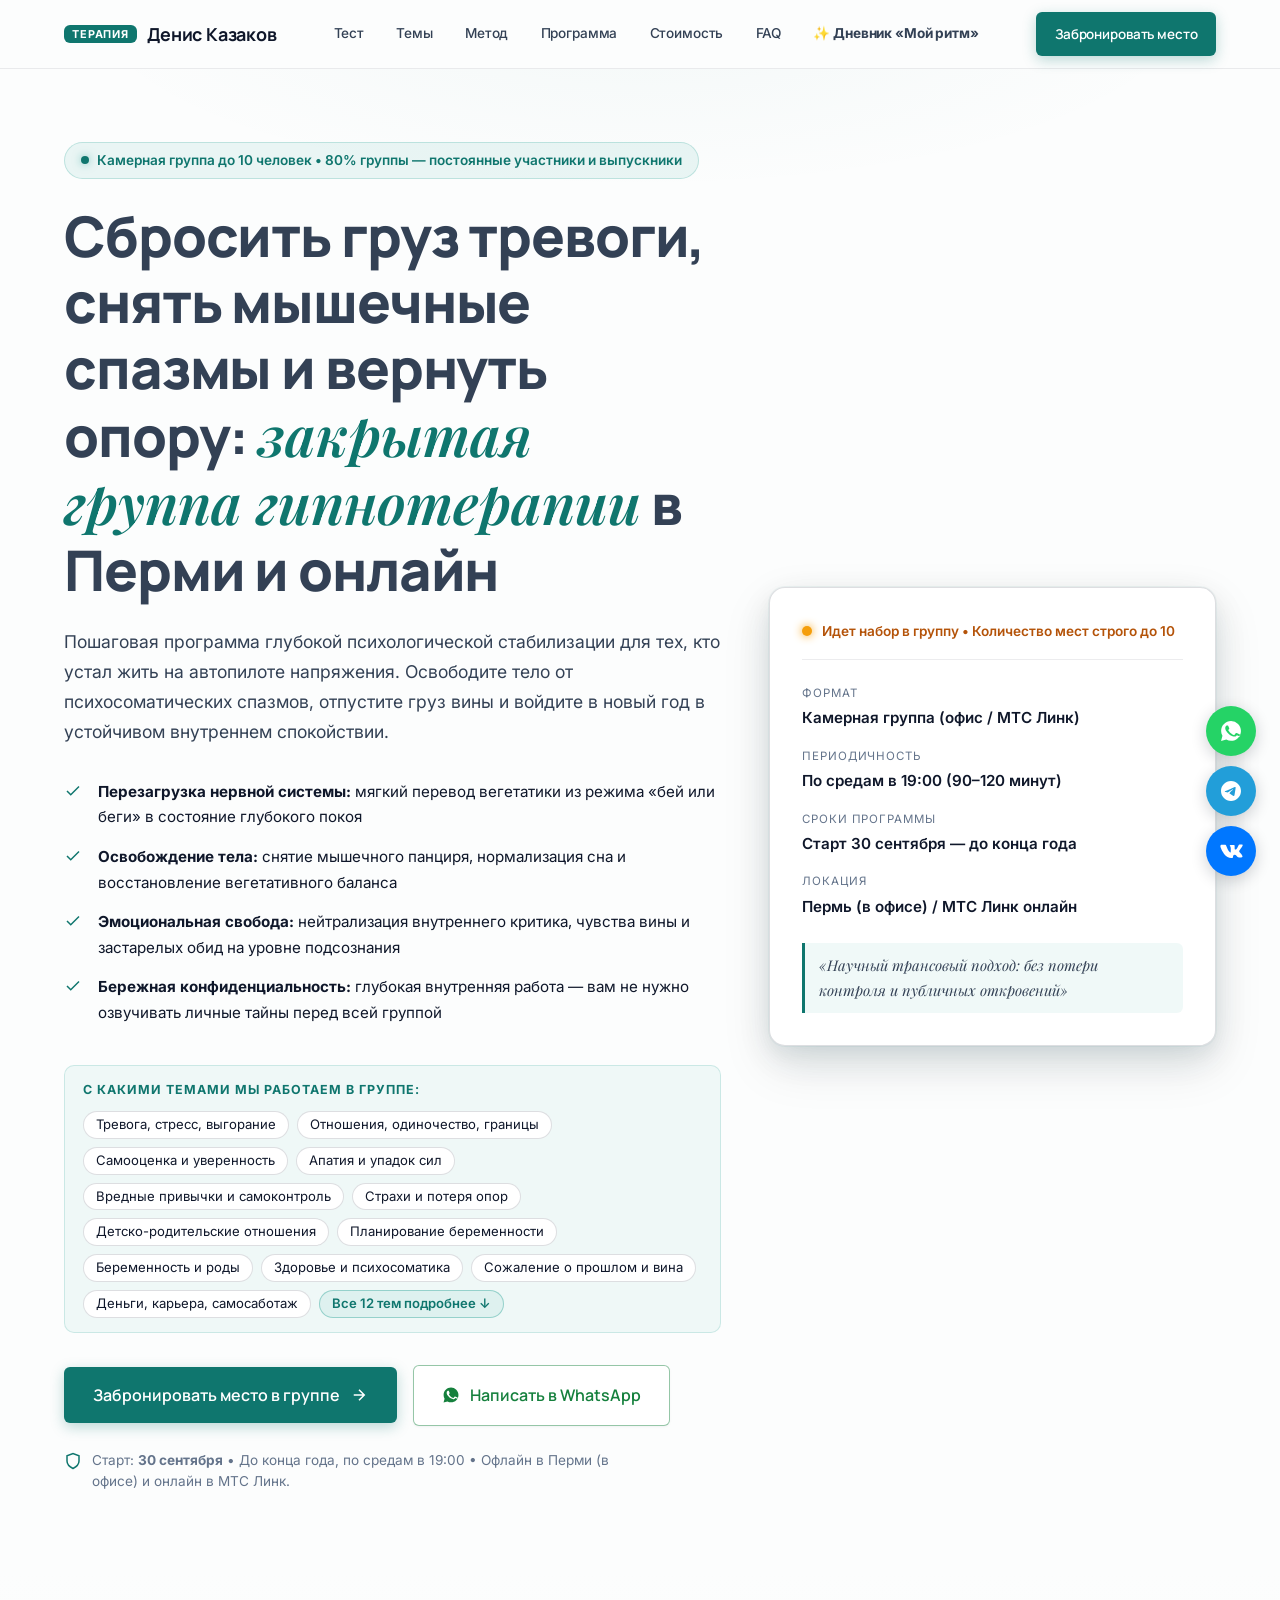
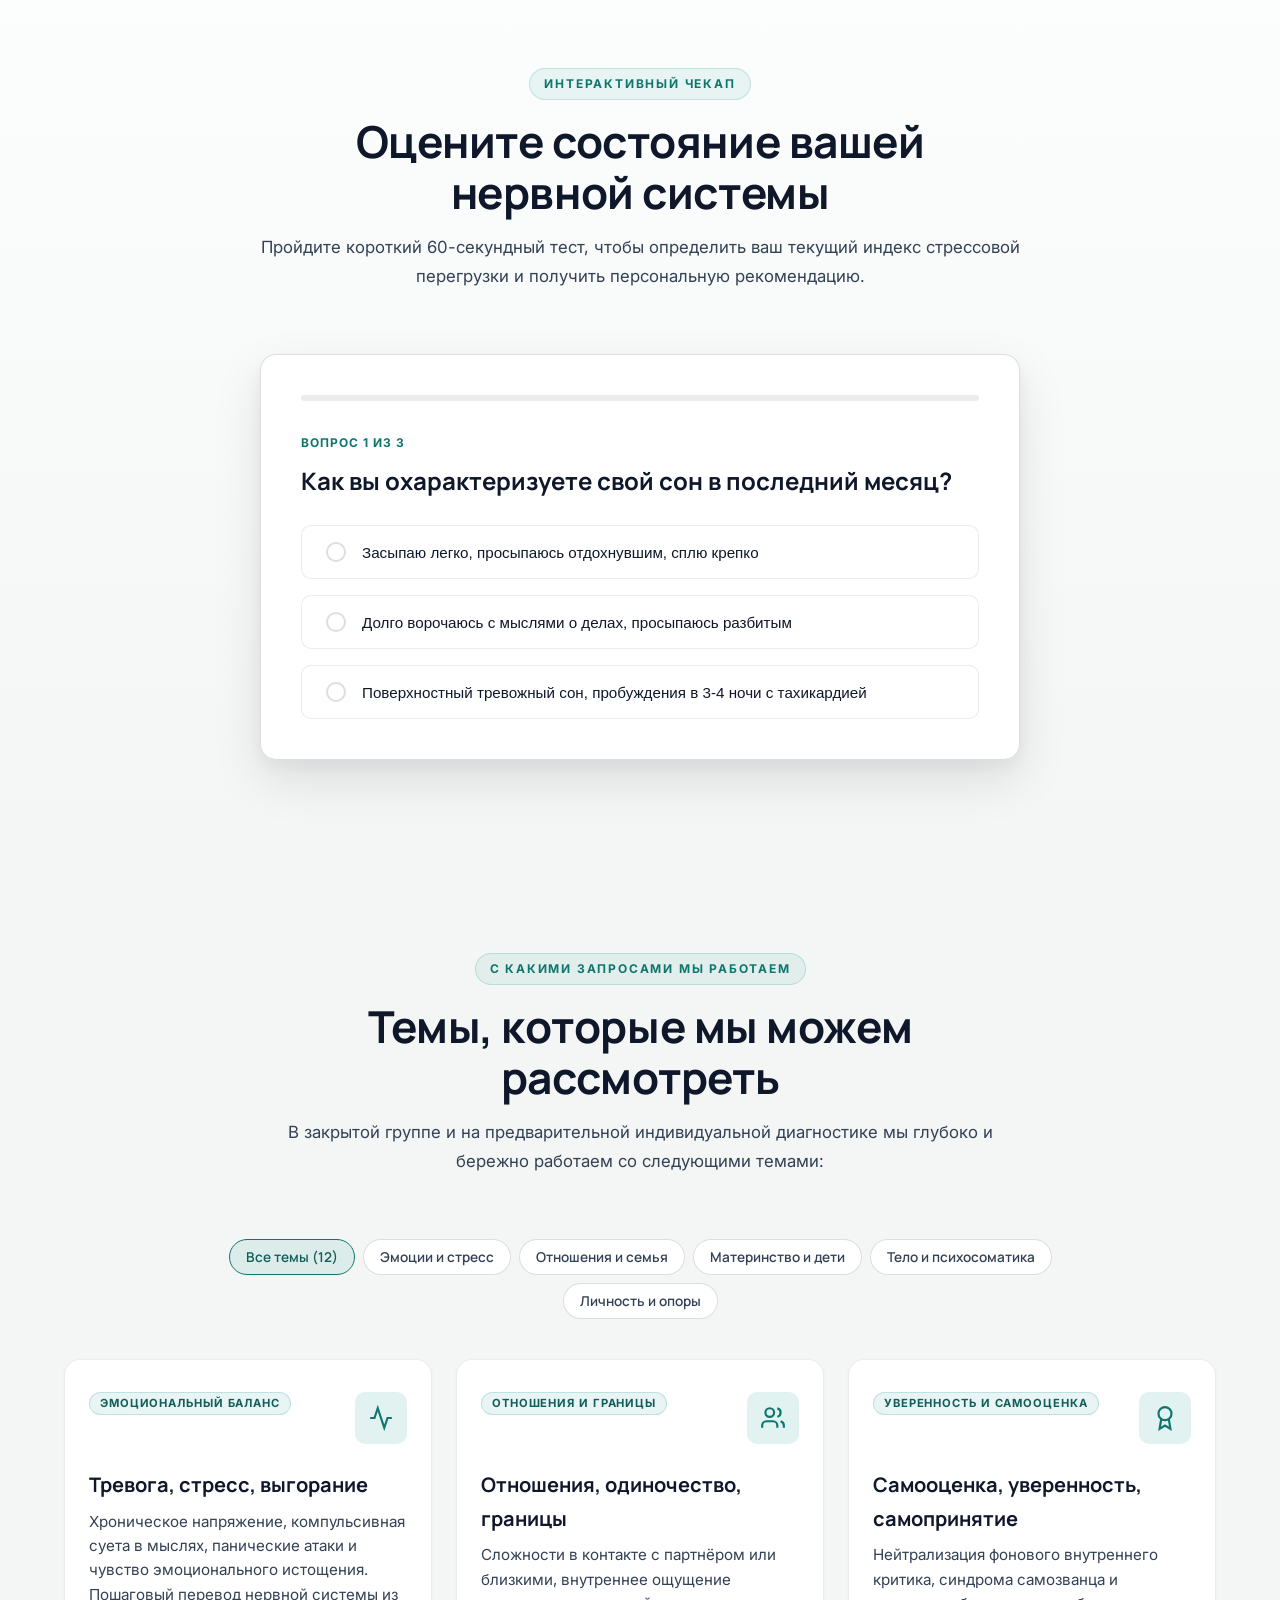
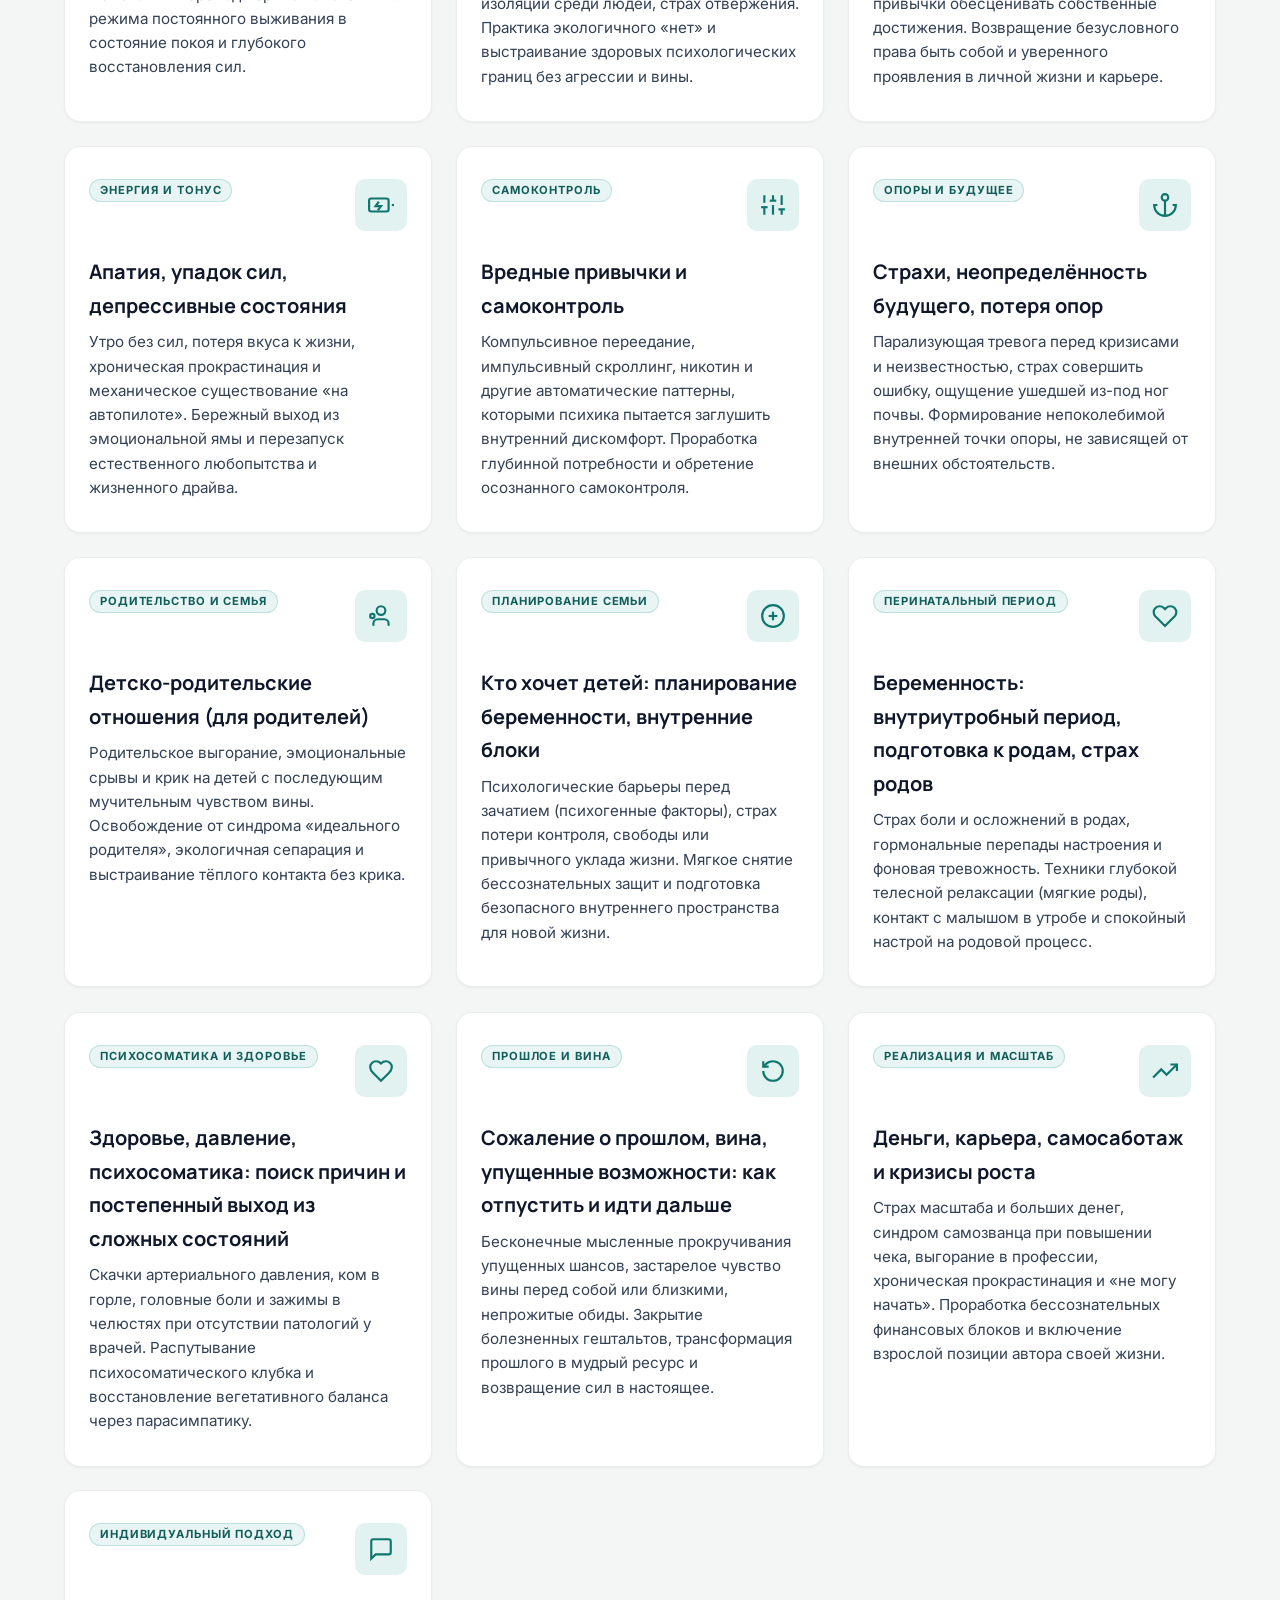
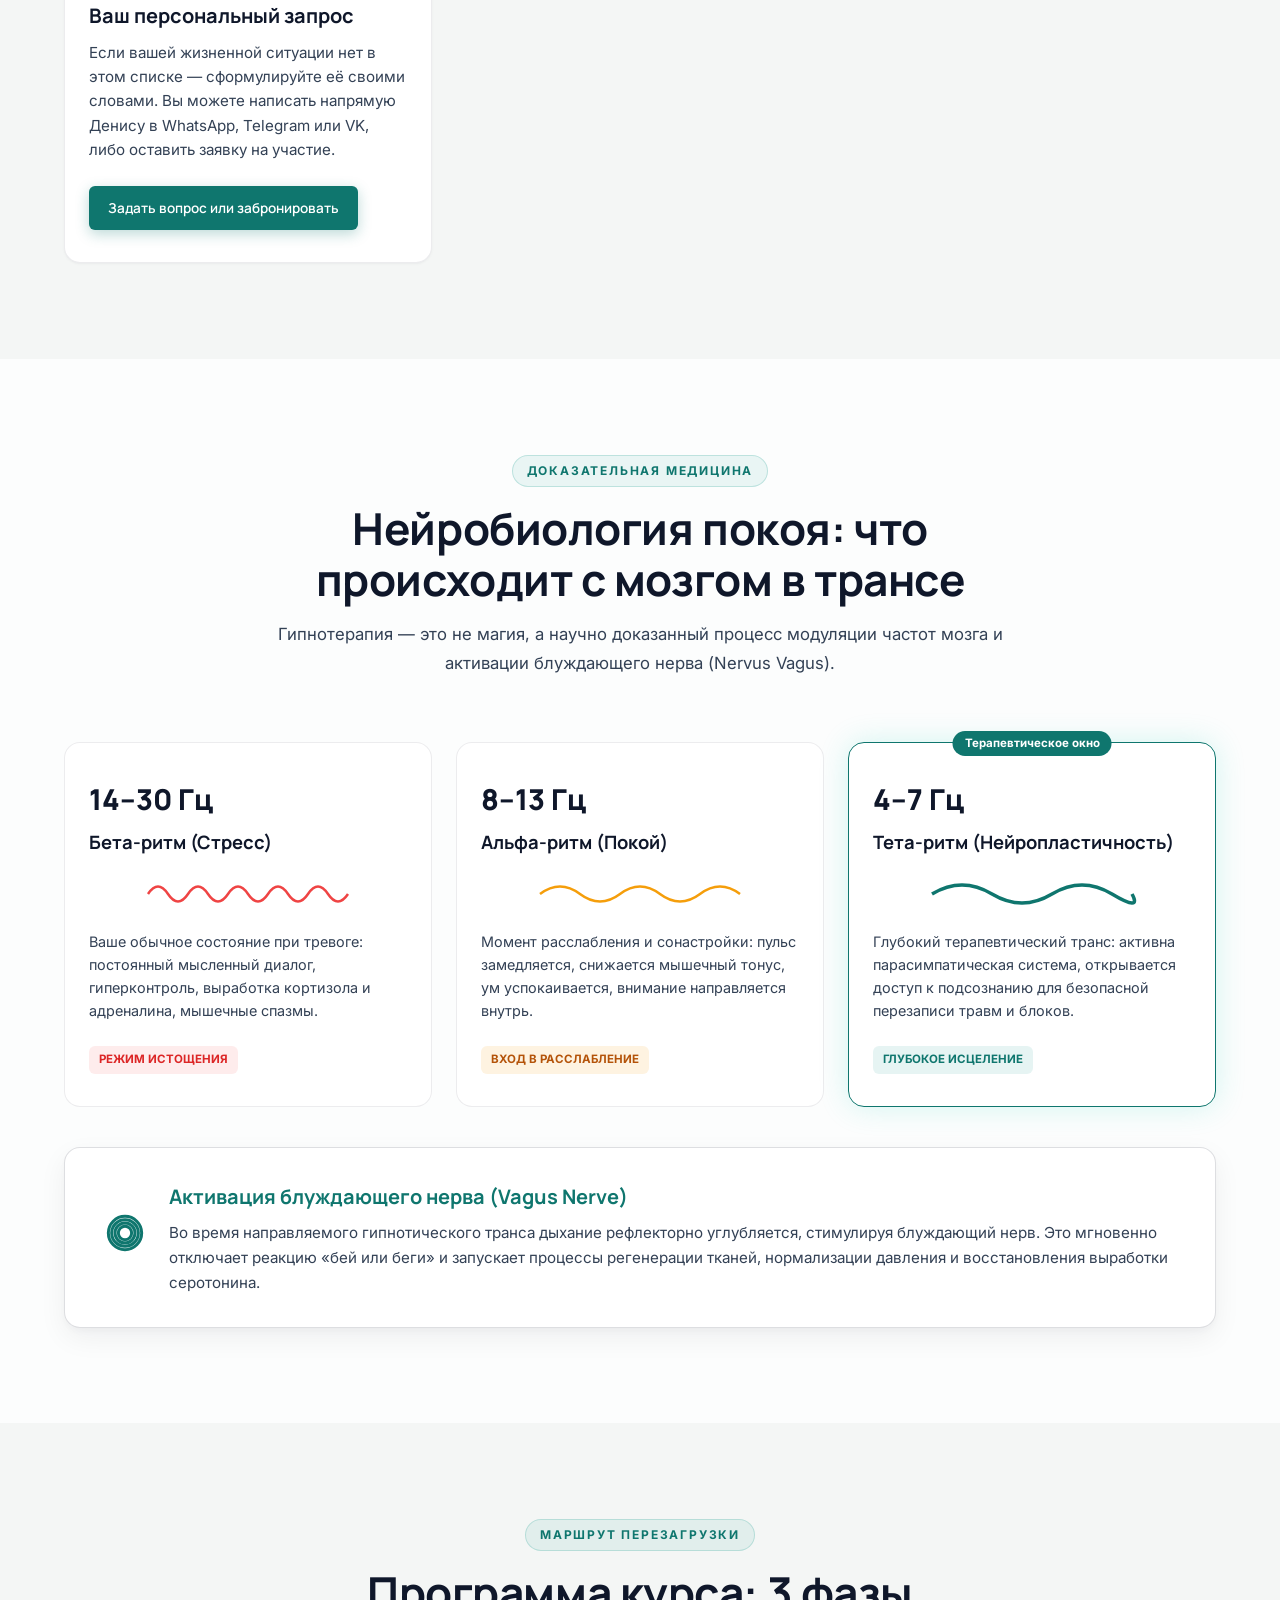
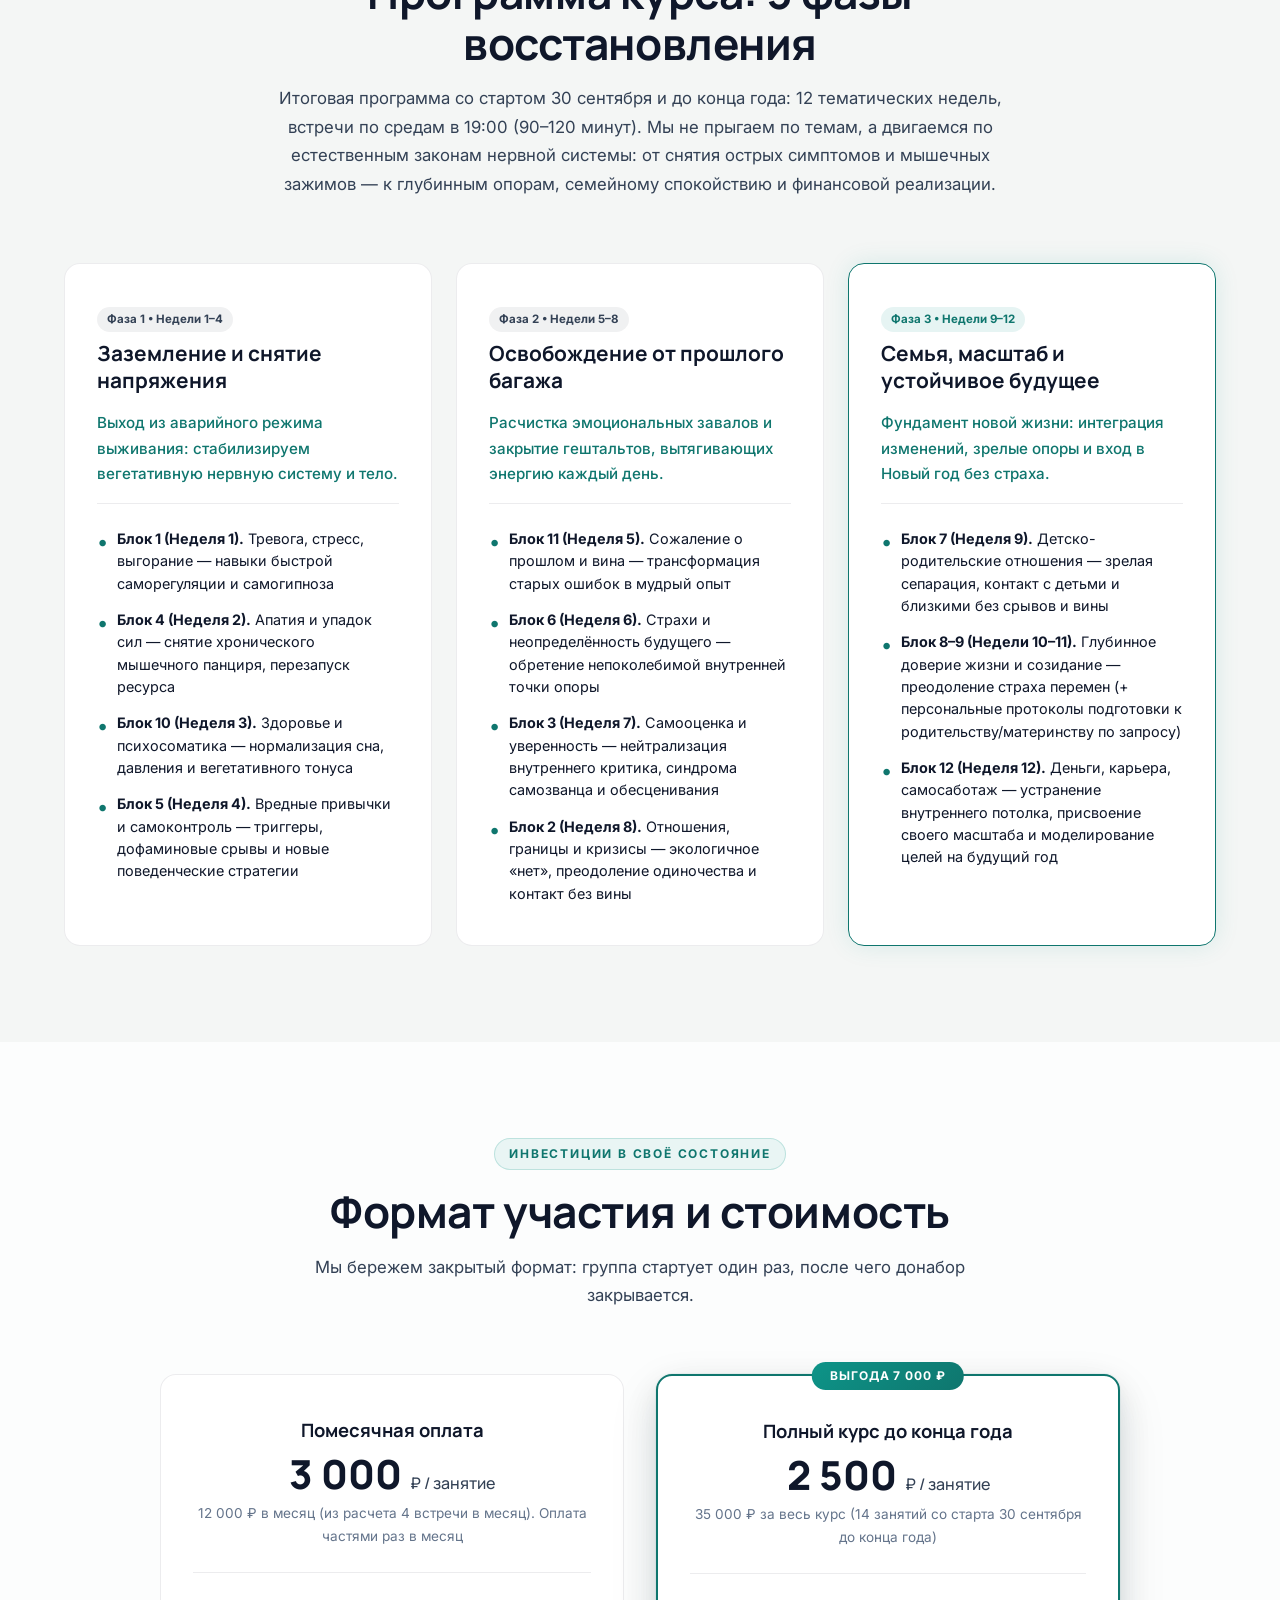
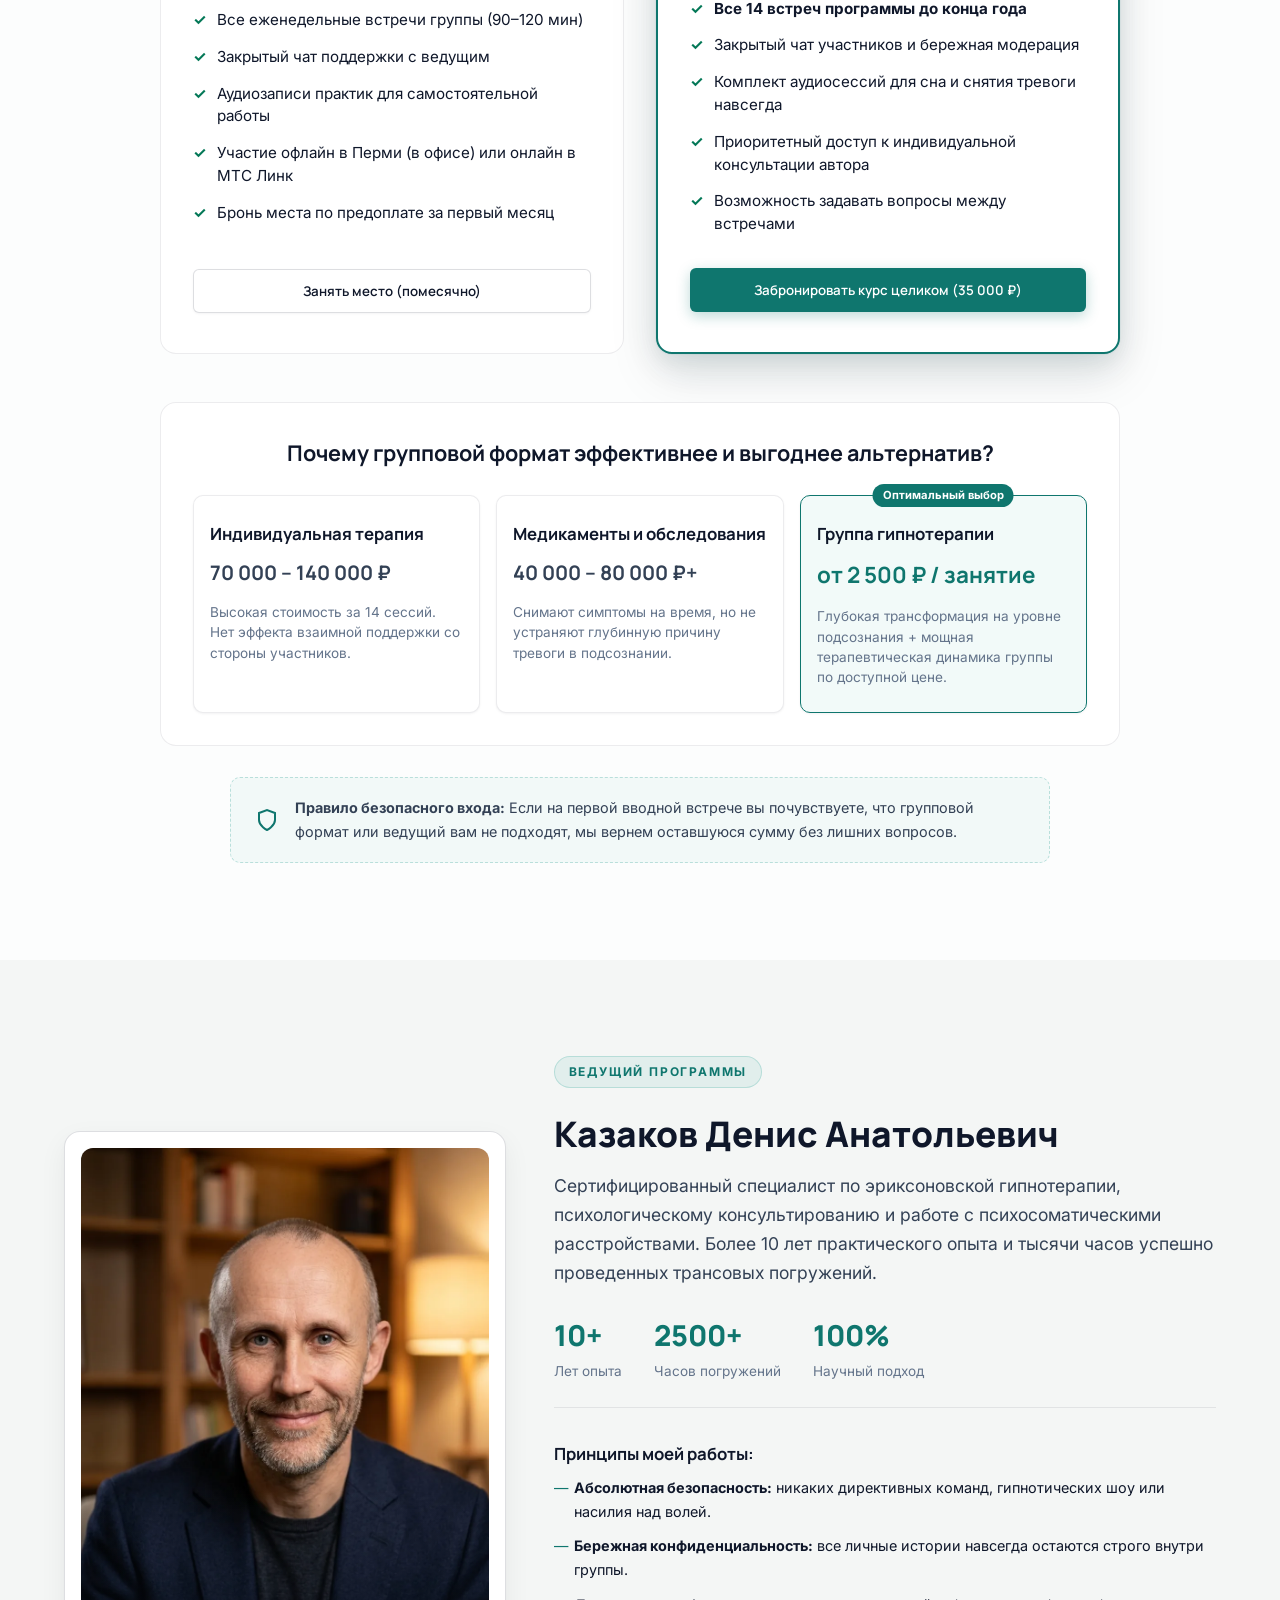
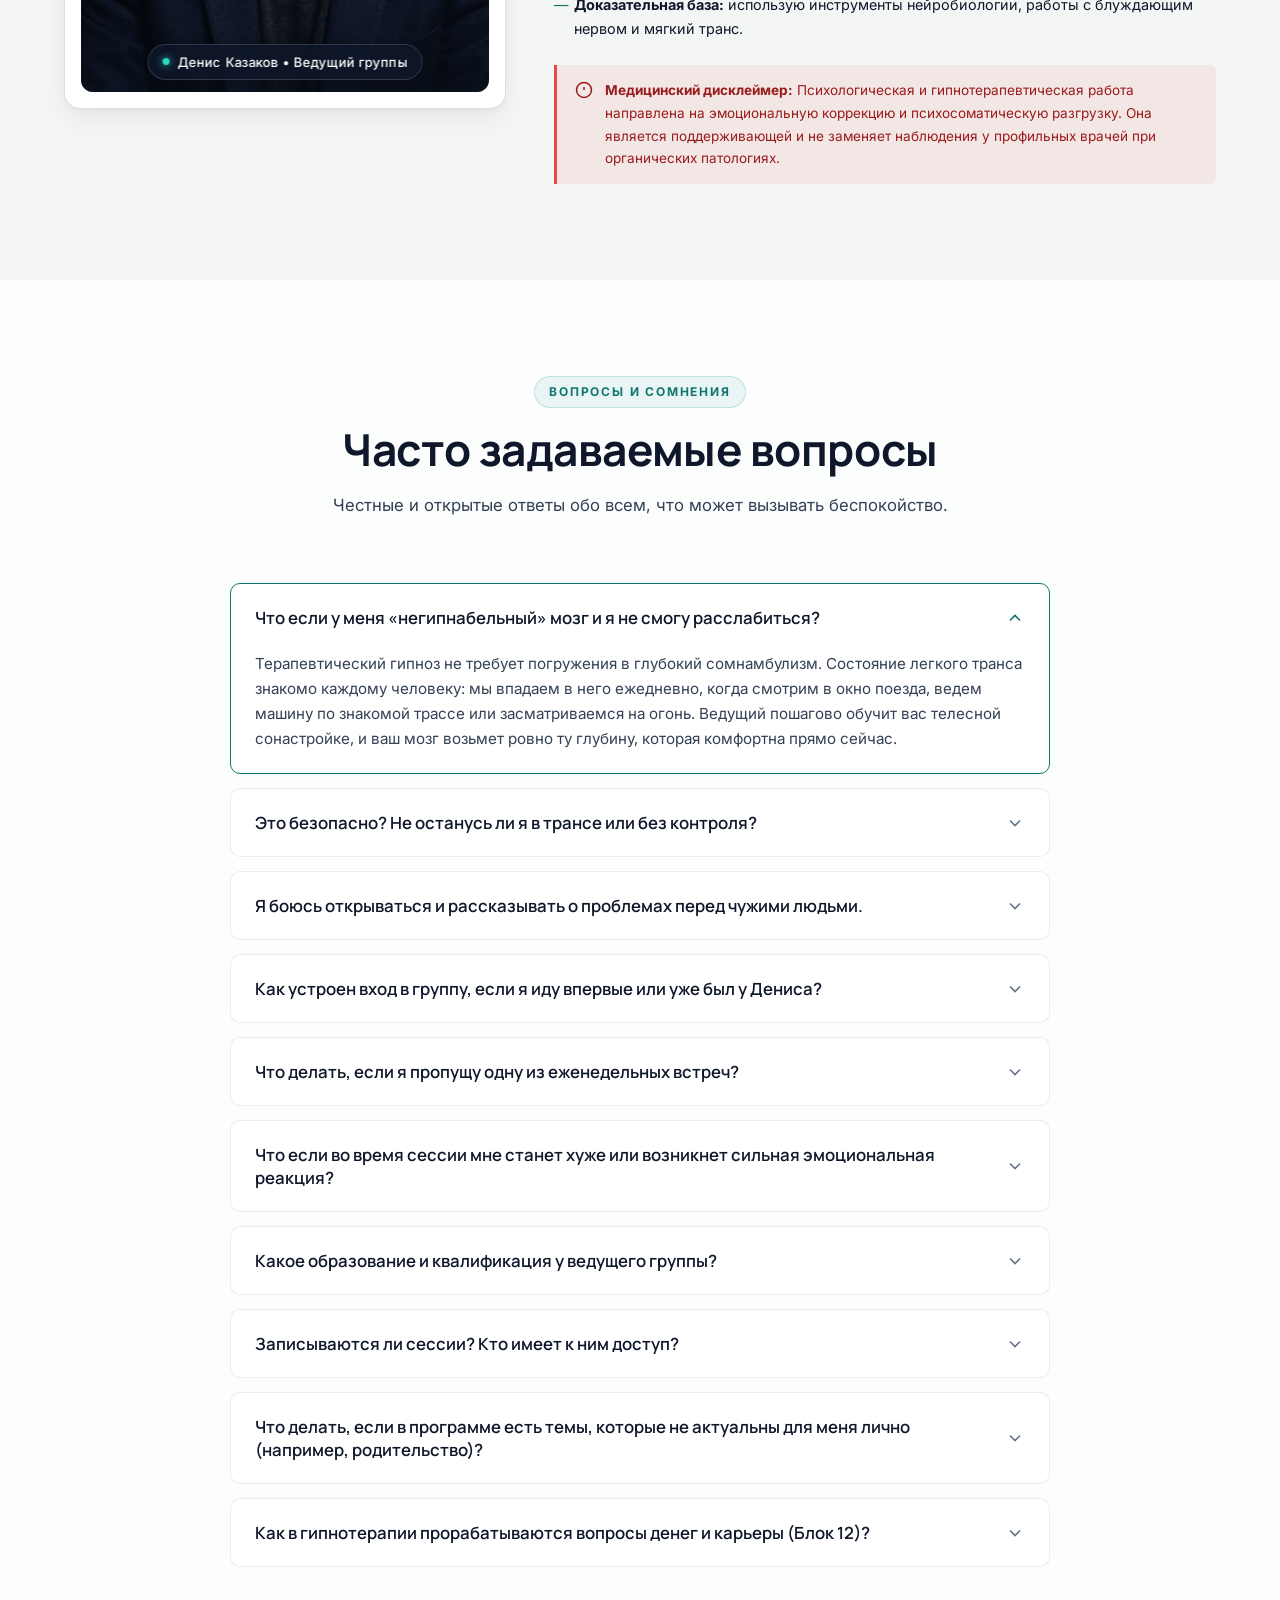
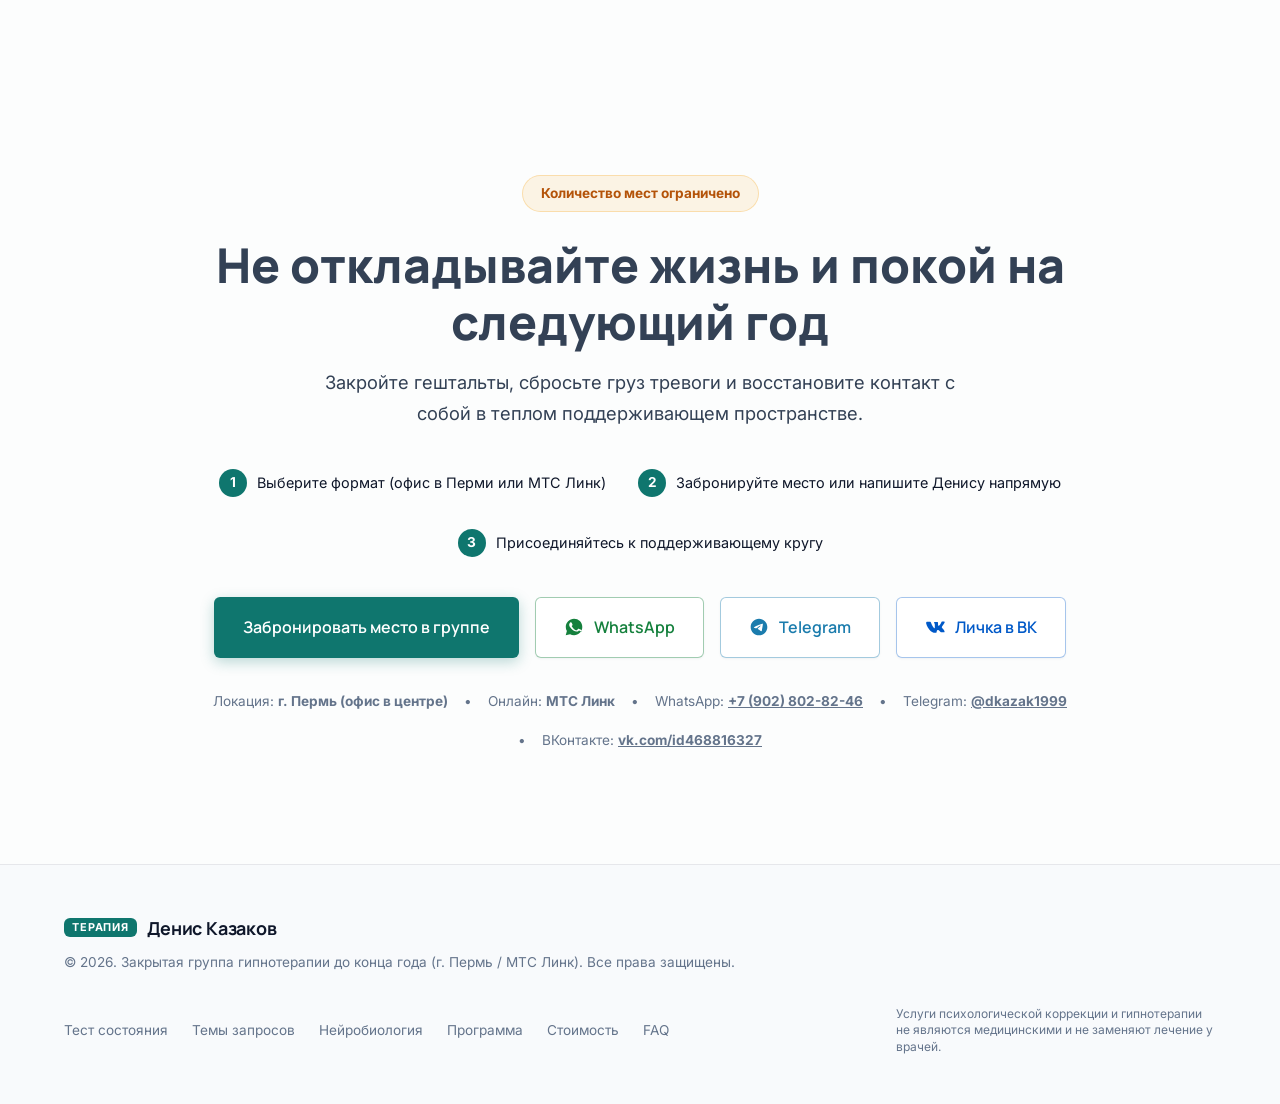
<file: index.html>
<!DOCTYPE html>
<html lang="ru">
<head>
  <meta charset="UTF-8">
  <meta name="viewport" content="width=device-width, initial-scale=1.0">
  <title>Групповая гипнотерапия до конца года | Денис Казаков</title>
  <meta name="description" content="Закрытая камерная группа по гипнотерапии до 10 человек. Пошаговое снятие хронического стресса, тревоги, психосоматики и возвращение внутренней опоры до конца года.">
  <meta name="theme-color" content="#0f766e">
  <link rel="icon" href="data:image/svg+xml,%3Csvg xmlns='http://www.w3.org/2000/svg' viewBox='0 0 48 48'%3E%3Crect width='48' height='48' rx='10' fill='%230f766e'/%3E%3Ccircle cx='24' cy='24' r='11' fill='none' stroke='white' stroke-width='3'/%3E%3Ccircle cx='24' cy='24' r='4' fill='white'/%3E%3C/svg%3E">
  <link rel="canonical" href="https://deniskazakov1976-glitch.github.io/hypnotherapy-group/">
  <meta property="og:type" content="website">
  <meta property="og:site_name" content="Денис Казаков • Гипнотерапия">
  <meta property="og:locale" content="ru_RU">
  <meta property="og:url" content="https://deniskazakov1976-glitch.github.io/hypnotherapy-group/">
  <meta property="og:title" content="Групповая гипнотерапия до конца года | Денис Казаков">
  <meta property="og:description" content="Закрытая камерная группа до 10 человек. Снятие стресса, тревоги и психосоматики — офлайн в Перми и онлайн. Старт 30 сентября.">
  <meta property="og:image" content="https://deniskazakov1976-glitch.github.io/hypnotherapy-group/img/denis-kazakov.jpg">
  <meta name="twitter:card" content="summary_large_image">
  <script>document.documentElement.classList.add('js');</script>
  <link rel="preconnect" href="https://fonts.googleapis.com">
  <link rel="preconnect" href="https://fonts.gstatic.com" crossorigin>
  <link href="https://fonts.googleapis.com/css2?family=Inter:wght@400;500;600;700&family=Manrope:wght@500;600;700;800&family=Playfair+Display:ital,wght@1,600&display=swap" rel="stylesheet">
  <link rel="stylesheet" href="css/styles.css?v=2">
</head>
<body>

  <!-- Деликатное рассеянное освещение кабинета -->
  <div class="ambient-glow"></div>

  <!-- ================= НАВИГАЦИОННАЯ ШАПКА ================= -->
  <header class="site-header" id="header">
    <div class="container header-container">
      <a href="#" class="logo">
        <span class="logo-badge">Терапия</span>
        <span class="logo-text">Денис Казаков</span>
      </a>

      <nav class="main-nav" id="mainNav">
        <ul class="nav-list">
          <li><a href="#checkup" class="nav-link">Тест</a></li>
          <li><a href="#topics" class="nav-link">Темы</a></li>
          <li><a href="#neuroscience" class="nav-link">Метод</a></li>
          <li><a href="#program" class="nav-link">Программа</a></li>
          <li><a href="#pricing" class="nav-link">Стоимость</a></li>
          <li><a href="#faq" class="nav-link">FAQ</a></li>
          <li><a href="ritm/" class="nav-link" style="color: #0f766e; font-weight: 700;">✨ Дневник «Мой ритм»</a></li>
        </ul>
      </nav>

      <div class="header-actions">
        <button class="btn btn-primary btn-sm open-modal-btn" data-type="plan_booking">
          Забронировать место
        </button>
        <button class="menu-toggle" id="menuToggle" aria-label="Открыть меню">
          <span></span><span></span><span></span>
        </button>
      </div>
    </div>
  </header>

  <main>
    <!-- ================= БЛОК 1: ГЛАВНЫЙ ЭКРАН (HERO) ================= -->
    <section class="hero-section" id="hero">
      <div class="container hero-container">
        <div class="hero-content reveal-item">
          <div class="hero-badge">
            <span class="badge-dot"></span>
            Камерная группа до 10 человек • 80% группы — постоянные участники и выпускники
          </div>

          <h1 class="hero-title">
            Сбросить груз тревоги, снять мышечные спазмы и вернуть опору: <span class="highlight-editorial">закрытая группа гипнотерапии</span> в Перми и онлайн
          </h1>

          <p class="hero-subtitle">
            Пошаговая программа глубокой психологической стабилизации для тех, кто устал жить на автопилоте напряжения. Освободите тело от психосоматических спазмов, отпустите груз вины и войдите в новый год в устойчивом внутреннем спокойствии.
          </p>

          <ul class="hero-features">
            <li>
              <svg class="check-icon" viewBox="0 0 24 24" fill="none" stroke="currentColor" stroke-width="2"><path d="M20 6 9 17l-5-5"/></svg>
              <span><strong>Перезагрузка нервной системы:</strong> мягкий перевод вегетатики из режима «бей или беги» в состояние глубокого покоя</span>
            </li>
            <li>
              <svg class="check-icon" viewBox="0 0 24 24" fill="none" stroke="currentColor" stroke-width="2"><path d="M20 6 9 17l-5-5"/></svg>
              <span><strong>Освобождение тела:</strong> снятие мышечного панциря, нормализация сна и восстановление вегетативного баланса</span>
            </li>
            <li>
              <svg class="check-icon" viewBox="0 0 24 24" fill="none" stroke="currentColor" stroke-width="2"><path d="M20 6 9 17l-5-5"/></svg>
              <span><strong>Эмоциональная свобода:</strong> нейтрализация внутреннего критика, чувства вины и застарелых обид на уровне подсознания</span>
            </li>
            <li>
              <svg class="check-icon" viewBox="0 0 24 24" fill="none" stroke="currentColor" stroke-width="2"><path d="M20 6 9 17l-5-5"/></svg>
              <span><strong>Бережная конфиденциальность:</strong> глубокая внутренняя работа — вам не нужно озвучивать личные тайны перед всей группой</span>
            </li>
          </ul>

          <div class="hero-topics-preview">
            <span class="topics-label">С какими темами мы работаем в группе:</span>
            <div class="topics-tags-scroll">
              <a href="#topics" class="topic-chip">Тревога, стресс, выгорание</a>
              <a href="#topics" class="topic-chip">Отношения, одиночество, границы</a>
              <a href="#topics" class="topic-chip">Самооценка и уверенность</a>
              <a href="#topics" class="topic-chip">Апатия и упадок сил</a>
              <a href="#topics" class="topic-chip">Вредные привычки и самоконтроль</a>
              <a href="#topics" class="topic-chip">Страхи и потеря опор</a>
              <a href="#topics" class="topic-chip">Детско-родительские отношения</a>
              <a href="#topics" class="topic-chip">Планирование беременности</a>
              <a href="#topics" class="topic-chip">Беременность и роды</a>
              <a href="#topics" class="topic-chip">Здоровье и психосоматика</a>
              <a href="#topics" class="topic-chip">Сожаление о прошлом и вина</a>
              <a href="#topics" class="topic-chip">Деньги, карьера, самосаботаж</a>
              <a href="#topics" class="topic-chip topic-chip-more">Все 12 тем подробнее ↓</a>
            </div>
          </div>

          <div class="hero-cta-wrapper">
            <button class="btn btn-primary btn-lg open-modal-btn" data-type="plan_booking">
              Забронировать место в группе
              <svg class="arrow-icon" viewBox="0 0 24 24" fill="none" stroke="currentColor" stroke-width="2"><path d="M5 12h14M12 5l7 7-7 7"/></svg>
            </button>
            <a href="https://wa.me/79028028246" target="_blank" class="btn btn-outline btn-lg btn-whatsapp-outline">
              <svg viewBox="0 0 24 24" fill="currentColor" width="18" height="18"><path d="M12.04 2c-5.46 0-9.91 4.45-9.91 9.91 0 1.75.46 3.45 1.32 4.95L2.05 22l5.25-1.38c1.45.79 3.08 1.21 4.74 1.21 5.46 0 9.91-4.45 9.91-9.91 0-2.65-1.03-5.14-2.9-7.01A9.816 9.816 0 0 0 12.04 2zm5.8 14.16c-.24.68-1.4 1.26-1.95 1.34-.52.07-1.19.1-3.48-.85-2.93-1.22-4.81-4.22-4.96-4.41-.15-.2-1.19-1.58-1.19-3.02s.75-2.14 1.02-2.43c.27-.29.59-.36.78-.36.2 0 .39.01.56.02.18.01.42-.07.66.5.24.58.83 2.02.9 2.17.07.15.12.32.02.52-.1.2-.15.32-.3.49-.15.17-.31.38-.45.51-.15.14-.31.3-.13.6.17.3 1.02 1.68 2.19 2.72 1.5 1.34 2.77 1.75 3.16 1.95.39.2.62.17.85-.1.23-.26.98-1.14 1.24-1.53.27-.39.53-.32.89-.19.36.14 2.29 1.08 2.68 1.28.39.2.65.3.75.46.1.16.1.92-.14 1.6z"/></svg>
              Написать в WhatsApp
            </a>
          </div>

          <div class="hero-trust-note">
            <svg class="shield-icon" viewBox="0 0 24 24" fill="none" stroke="currentColor" stroke-width="2"><path d="M12 22s8-4 8-10V5l-8-3-8 3v7c0 6 8 10 8 10z"/></svg>
            <span>Старт: <strong>30 сентября</strong> • До конца года, по средам в 19:00 • Офлайн в Перми (в офисе) и онлайн в МТС Линк.</span>
          </div>
        </div>

        <div class="hero-visual-card reveal-item">
          <div class="glass-card">
            <div class="card-header-bar">
              <span class="status-indicator"></span>
              <span class="status-text">Идет набор в группу • Количество мест строго до 10</span>
            </div>
            
            <div class="card-summary">
              <div class="summary-item">
                <span class="summary-label">Формат</span>
                <span class="summary-val">Камерная группа (офис / МТС Линк)</span>
              </div>
              <div class="summary-item">
                <span class="summary-label">Периодичность</span>
                <span class="summary-val">По средам в 19:00 (90–120 минут)</span>
              </div>
              <div class="summary-item">
                <span class="summary-label">Сроки программы</span>
                <span class="summary-val">Старт 30 сентября — до конца года</span>
              </div>
              <div class="summary-item">
                <span class="summary-label">Локация</span>
                <span class="summary-val">Пермь (в офисе) / МТС Линк онлайн</span>
              </div>
            </div>

            <div class="card-footer-quote">
              «Научный трансовый подход: без потери контроля и публичных откровений»
            </div>
          </div>
        </div>
      </div>
    </section>

    <!-- ================= БЛОК: ИНТЕРАКТИВНЫЙ ЧЕКАП (САМОДИАГНОСТИКА) ================= -->
    <section class="section section-checkup" id="checkup">
      <div class="container">
        <div class="section-head text-center reveal-item">
          <span class="section-tag">Интерактивный чекап</span>
          <h2 class="section-title">Оцените состояние вашей нервной системы</h2>
          <p class="section-description">
            Пройдите короткий 60-секундный тест, чтобы определить ваш текущий индекс стрессовой перегрузки и получить персональную рекомендацию.
          </p>
        </div>

        <div class="quiz-card reveal-item" id="quizCard">
          <div class="quiz-progress-bar">
            <div class="quiz-progress-fill" id="quizProgressFill" style="width: 0%;"></div>
          </div>

          <!-- Шаг 1 -->
          <div class="quiz-step active" data-step="1">
            <div class="step-counter">Вопрос 1 из 3</div>
            <h3 class="quiz-question">Как вы охарактеризуете свой сон в последний месяц?</h3>
            <div class="quiz-options">
              <button class="quiz-opt" data-score="1">
                <span class="opt-indicator"></span>
                <span class="opt-label">Засыпаю легко, просыпаюсь отдохнувшим, сплю крепко</span>
              </button>
              <button class="quiz-opt" data-score="2">
                <span class="opt-indicator"></span>
                <span class="opt-label">Долго ворочаюсь с мыслями о делах, просыпаюсь разбитым</span>
              </button>
              <button class="quiz-opt" data-score="3">
                <span class="opt-indicator"></span>
                <span class="opt-label">Поверхностный тревожный сон, пробуждения в 3-4 ночи с тахикардией</span>
              </button>
            </div>
          </div>

          <!-- Шаг 2 -->
          <div class="quiz-step" data-step="2">
            <div class="step-counter">Вопрос 2 из 3</div>
            <h3 class="quiz-question">Что происходит в теле на физическом уровне?</h3>
            <div class="quiz-options">
              <button class="quiz-opt" data-score="1">
                <span class="opt-indicator"></span>
                <span class="opt-label">Тело расслаблено, дыхание свободное и глубокое</span>
              </button>
              <button class="quiz-opt" data-score="2">
                <span class="opt-indicator"></span>
                <span class="opt-label">Периодически чувствую ком в горле, скованность в шее и плечах</span>
              </button>
              <button class="quiz-opt" data-score="3">
                <span class="opt-indicator"></span>
                <span class="opt-label">Постоянный мышечный панцирь, сжатые челюсти, скачки давления</span>
              </button>
            </div>
          </div>

          <!-- Шаг 3 -->
          <div class="quiz-step" data-step="3">
            <div class="step-counter">Вопрос 3 из 3</div>
            <h3 class="quiz-question">Каков преобладающий эмоциональный фон в течение дня?</h3>
            <div class="quiz-options">
              <button class="quiz-opt" data-score="1">
                <span class="opt-indicator"></span>
                <span class="opt-label">Спокойная уверенность, легко справляюсь с задачами</span>
              </button>
              <button class="quiz-opt" data-score="2">
                <span class="opt-indicator"></span>
                <span class="opt-label">Быстрая утомляемость, раздражительность на близких, чувство вины</span>
              </button>
              <button class="quiz-opt" data-score="3">
                <span class="opt-indicator"></span>
                <span class="opt-label">Постоянная фоновая тревога, ощущение сжатой пружины и бессилие</span>
              </button>
            </div>
          </div>

          <!-- Результат чекапа -->
          <div class="quiz-result" id="quizResult" style="display: none;">
            <div class="result-badge-wrap">
              <div class="result-score-circle" id="resultScoreVal">78%</div>
              <div class="result-score-meta">
                <h4 id="resultTitle">Высокий уровень истощения нервной системы</h4>
                <p id="resultSubtitle">Ваш организм работает в режиме аварийной перегрузки</p>
              </div>
            </div>
            
            <div class="result-diagnosis-box" id="resultDiagnosisBox">
              Симпатический отдел нервной системы перегружен (режим хронического выживания «бей или беги»). Логические уговоры и отдых на выходных уже не помогают, так как спазм зафиксирован на уровне вегетатики. Вам показана глубокая работа с подсознанием и телесным трансом для сброса хронического тонуса.
            </div>

            <div class="result-action">
              <button class="btn btn-primary btn-lg open-modal-btn" data-type="plan_booking">
                Забронировать место в группе
                <svg class="arrow-icon" viewBox="0 0 24 24" fill="none" stroke="currentColor" stroke-width="2"><path d="M5 12h14M12 5l7 7-7 7"/></svg>
              </button>
              <button class="btn-text-reset" id="resetQuizBtn">Пройти заново</button>
            </div>

            <p class="quiz-disclaimer">
              <svg viewBox="0 0 24 24" fill="none" stroke="currentColor" stroke-width="2" width="16" height="16"><circle cx="12" cy="12" r="10"/><line x1="12" y1="8" x2="12" y2="12"/><line x1="12" y1="16" x2="12.01" y2="16"/></svg>
              Этот тест носит ознакомительный характер и <strong>не является клиническим диагнозом</strong>. Для точной оценки состояния обратитесь к специалисту.
            </p>
          </div>
        </div>
      </div>
    </section>

    <!-- ================= БЛОК 2: ТЕМЫ, КОТОРЫЕ МЫ МОЖЕМ РАССМОТРЕТЬ ================= -->
    <section class="section section-alt" id="topics">
      <!-- Невидимый якорь для совместимости со старыми ссылками -->
      <div id="for-whom" style="position: absolute; top: -80px; left: 0;"></div>

      <div class="container">
        <div class="section-head text-center reveal-item">
          <span class="section-tag">С какими запросами мы работаем</span>
          <h2 class="section-title">Темы, которые мы можем рассмотреть</h2>
          <p class="section-description">
            В закрытой группе и на предварительной индивидуальной диагностике мы глубоко и бережно работаем со следующими темами:
          </p>
        </div>

        <!-- Фильтры по ключевым направлениям -->
        <div class="topics-filter-bar reveal-item">
          <button class="filter-tab-btn active" data-filter="all">Все темы (12)</button>
          <button class="filter-tab-btn" data-filter="emotions">Эмоции и стресс</button>
          <button class="filter-tab-btn" data-filter="relations">Отношения и семья</button>
          <button class="filter-tab-btn" data-filter="maternity">Материнство и дети</button>
          <button class="filter-tab-btn" data-filter="body">Тело и психосоматика</button>
          <button class="filter-tab-btn" data-filter="self">Личность и опоры</button>
        </div>

        <div class="cards-grid grid-3" id="topicsGrid">
          <!-- Тема 1 -->
          <div class="feature-card reveal-item" data-category="emotions">
            <div class="card-top-row">
              <span class="card-category-badge">Эмоциональный баланс</span>
              <div class="card-icon-wrap">
                <svg viewBox="0 0 24 24" fill="none" stroke="currentColor" stroke-width="2"><path d="M22 12h-4l-3 9L9 3l-3 9H2"/></svg>
              </div>
            </div>
            <h3 class="card-title">Тревога, стресс, выгорание</h3>
            <p class="card-text">
              Хроническое напряжение, компульсивная суета в мыслях, панические атаки и чувство эмоционального истощения. Пошаговый перевод нервной системы из режима постоянного выживания в состояние покоя и глубокого восстановления сил.
            </p>
          </div>

          <!-- Тема 2 -->
          <div class="feature-card reveal-item" data-category="relations">
            <div class="card-top-row">
              <span class="card-category-badge">Отношения и границы</span>
              <div class="card-icon-wrap">
                <svg viewBox="0 0 24 24" fill="none" stroke="currentColor" stroke-width="2"><path d="M16 21v-2a4 4 0 0 0-4-4H6a4 4 0 0 0-4 4v2"/><circle cx="9" cy="7" r="4"/><path d="M22 21v-2a4 4 0 0 0-3-3.87"/><path d="M16 3.13a4 4 0 0 1 0 7.75"/></svg>
              </div>
            </div>
            <h3 class="card-title">Отношения, одиночество, границы</h3>
            <p class="card-text">
              Сложности в контакте с партнёром или близкими, внутреннее ощущение изоляции среди людей, страх отвержения. Практика экологичного «нет» и выстраивание здоровых психологических границ без агрессии и вины.
            </p>
          </div>

          <!-- Тема 3 -->
          <div class="feature-card reveal-item" data-category="self">
            <div class="card-top-row">
              <span class="card-category-badge">Уверенность и самооценка</span>
              <div class="card-icon-wrap">
                <svg viewBox="0 0 24 24" fill="none" stroke="currentColor" stroke-width="2"><circle cx="12" cy="8" r="6"/><path d="M15.477 12.89 17 22l-5-3-5 3 1.523-9.11"/></svg>
              </div>
            </div>
            <h3 class="card-title">Самооценка, уверенность, самопринятие</h3>
            <p class="card-text">
              Нейтрализация фонового внутреннего критика, синдрома самозванца и привычки обесценивать собственные достижения. Возвращение безусловного права быть собой и уверенного проявления в личной жизни и карьере.
            </p>
          </div>

          <!-- Тема 4 -->
          <div class="feature-card reveal-item" data-category="emotions">
            <div class="card-top-row">
              <span class="card-category-badge">Энергия и тонус</span>
              <div class="card-icon-wrap">
                <svg viewBox="0 0 24 24" fill="none" stroke="currentColor" stroke-width="2"><rect x="1" y="6" width="18" height="12" rx="2"/><line x1="23" y1="11" x2="23" y2="13"/><polyline points="10 9 7 13 12 13 9 17"/></svg>
              </div>
            </div>
            <h3 class="card-title">Апатия, упадок сил, депрессивные состояния</h3>
            <p class="card-text">
              Утро без сил, потеря вкуса к жизни, хроническая прокрастинация и механическое существование «на автопилоте». Бережный выход из эмоциональной ямы и перезапуск естественного любопытства и жизненного драйва.
            </p>
          </div>

          <!-- Тема 5 -->
          <div class="feature-card reveal-item" data-category="body self">
            <div class="card-top-row">
              <span class="card-category-badge">Самоконтроль</span>
              <div class="card-icon-wrap">
                <svg viewBox="0 0 24 24" fill="none" stroke="currentColor" stroke-width="2"><line x1="4" y1="21" x2="4" y2="14"/><line x1="4" y1="10" x2="4" y2="3"/><line x1="12" y1="21" x2="12" y2="12"/><line x1="12" y1="8" x2="12" y2="3"/><line x1="20" y1="21" x2="20" y2="16"/><line x1="20" y1="12" x2="20" y2="3"/><line x1="1" y1="14" x2="7" y2="14"/><line x1="9" y1="8" x2="15" y2="8"/><line x1="17" y1="16" x2="23" y2="16"/></svg>
              </div>
            </div>
            <h3 class="card-title">Вредные привычки и самоконтроль</h3>
            <p class="card-text">
              Компульсивное переедание, импульсивный скроллинг, никотин и другие автоматические паттерны, которыми психика пытается заглушить внутренний дискомфорт. Проработка глубинной потребности и обретение осознанного самоконтроля.
            </p>
          </div>

          <!-- Тема 6 -->
          <div class="feature-card reveal-item" data-category="emotions self">
            <div class="card-top-row">
              <span class="card-category-badge">Опоры и будущее</span>
              <div class="card-icon-wrap">
                <svg viewBox="0 0 24 24" fill="none" stroke="currentColor" stroke-width="2"><circle cx="12" cy="5" r="3"/><line x1="12" y1="22" x2="12" y2="8"/><path d="M5 12H2a10 10 0 0 0 20 0h-3"/></svg>
              </div>
            </div>
            <h3 class="card-title">Страхи, неопределённость будущего, потеря опор</h3>
            <p class="card-text">
              Парализующая тревога перед кризисами и неизвестностью, страх совершить ошибку, ощущение ушедшей из-под ног почвы. Формирование непоколебимой внутренней точки опоры, не зависящей от внешних обстоятельств.
            </p>
          </div>

          <!-- Тема 7 -->
          <div class="feature-card reveal-item" data-category="relations">
            <div class="card-top-row">
              <span class="card-category-badge">Родительство и семья</span>
              <div class="card-icon-wrap">
                <svg viewBox="0 0 24 24" fill="none" stroke="currentColor" stroke-width="2"><path d="M19 21v-2a4 4 0 0 0-4-4H9a4 4 0 0 0-4 4v2"/><circle cx="12" cy="7" r="4"/><path d="M4 14a2 2 0 1 0 0-4 2 2 0 0 0 0 4z"/></svg>
              </div>
            </div>
            <h3 class="card-title">Детско‑родительские отношения (для родителей)</h3>
            <p class="card-text">
              Родительское выгорание, эмоциональные срывы и крик на детей с последующим мучительным чувством вины. Освобождение от синдрома «идеального родителя», экологичная сепарация и выстраивание тёплого контакта без крика.
            </p>
          </div>

          <!-- Тема 8 -->
          <div class="feature-card reveal-item" data-category="maternity">
            <div class="card-top-row">
              <span class="card-category-badge">Планирование семьи</span>
              <div class="card-icon-wrap">
                <svg viewBox="0 0 24 24" fill="none" stroke="currentColor" stroke-width="2"><circle cx="12" cy="12" r="10"/><line x1="12" y1="8" x2="12" y2="16"/><line x1="8" y1="12" x2="16" y2="12"/></svg>
              </div>
            </div>
            <h3 class="card-title">Кто хочет детей: планирование беременности, внутренние блоки</h3>
            <p class="card-text">
              Психологические барьеры перед зачатием (психогенные факторы), страх потери контроля, свободы или привычного уклада жизни. Мягкое снятие бессознательных защит и подготовка безопасного внутреннего пространства для новой жизни.
            </p>
          </div>

          <!-- Тема 9 -->
          <div class="feature-card reveal-item" data-category="maternity body">
            <div class="card-top-row">
              <span class="card-category-badge">Перинатальный период</span>
              <div class="card-icon-wrap">
                <svg viewBox="0 0 24 24" fill="none" stroke="currentColor" stroke-width="2"><path d="M20.84 4.61a5.5 5.5 0 0 0-7.78 0L12 5.67l-1.06-1.06a5.5 5.5 0 0 0-7.78 7.78l1.06 1.06L12 21.23l7.78-7.78 1.06-1.06a5.5 5.5 0 0 0 0-7.78z"/></svg>
              </div>
            </div>
            <h3 class="card-title">Беременность: внутриутробный период, подготовка к родам, страх родов</h3>
            <p class="card-text">
              Страх боли и осложнений в родах, гормональные перепады настроения и фоновая тревожность. Техники глубокой телесной релаксации (мягкие роды), контакт с малышом в утробе и спокойный настрой на родовой процесс.
            </p>
          </div>

          <!-- Тема 10 -->
          <div class="feature-card reveal-item" data-category="body">
            <div class="card-top-row">
              <span class="card-category-badge">Психосоматика и здоровье</span>
              <div class="card-icon-wrap">
                <svg viewBox="0 0 24 24" fill="none" stroke="currentColor" stroke-width="2"><path d="M19 14c1.49-1.46 3-3.21 3-5.5A5.5 5.5 0 0 0 16.5 3c-1.76 0-3 .5-4.5 2-1.5-1.5-2.74-2-4.5-2A5.5 5.5 0 0 0 2 8.5c0 2.3 1.5 4.05 3 5.5l7 7Z"/></svg>
              </div>
            </div>
            <h3 class="card-title">Здоровье, давление, психосоматика: поиск причин и постепенный выход из сложных состояний</h3>
            <p class="card-text">
              Скачки артериального давления, ком в горле, головные боли и зажимы в челюстях при отсутствии патологий у врачей. Распутывание психосоматического клубка и восстановление вегетативного баланса через парасимпатику.
            </p>
          </div>

          <!-- Тема 11 -->
          <div class="feature-card reveal-item" data-category="emotions self">
            <div class="card-top-row">
              <span class="card-category-badge">Прошлое и вина</span>
              <div class="card-icon-wrap">
                <svg viewBox="0 0 24 24" fill="none" stroke="currentColor" stroke-width="2"><path d="M3 12a9 9 0 1 0 9-9 9.75 9.75 0 0 0-6.74 2.74L3 8"/><path d="M3 3v5h5"/></svg>
              </div>
            </div>
            <h3 class="card-title">Сожаление о прошлом, вина, упущенные возможности: как отпустить и идти дальше</h3>
            <p class="card-text">
              Бесконечные мысленные прокручивания упущенных шансов, застарелое чувство вины перед собой или близкими, непрожитые обиды. Закрытие болезненных гештальтов, трансформация прошлого в мудрый ресурс и возвращение сил в настоящее.
            </p>
          </div>

          <!-- Тема 12: Деньги, карьера и самосаботаж -->
          <div class="feature-card reveal-item" data-category="self relations">
            <div class="card-top-row">
              <span class="card-category-badge">Реализация и масштаб</span>
              <div class="card-icon-wrap">
                <svg viewBox="0 0 24 24" fill="none" stroke="currentColor" stroke-width="2"><polyline points="23 6 13.5 15.5 8.5 10.5 1 18"/><polyline points="17 6 23 6 23 12"/></svg>
              </div>
            </div>
            <h3 class="card-title">Деньги, карьера, самосаботаж и кризисы роста</h3>
            <p class="card-text">
              Страх масштаба и больших денег, синдром самозванца при повышении чека, выгорание в профессии, хроническая прокрастинация и «не могу начать». Проработка бессознательных финансовых блоков и включение взрослой позиции автора своей жизни.
            </p>
          </div>

          <!-- Карточка: Персональный запрос -->
          <div class="feature-card highlight-inquiry reveal-item" data-category="all">
            <div>
              <div class="card-top-row">
                <span class="card-category-badge">Индивидуальный подход</span>
                <div class="card-icon-wrap">
                  <svg viewBox="0 0 24 24" fill="none" stroke="currentColor" stroke-width="2"><path d="M21 15a2 2 0 0 1-2 2H7l-4 4V5a2 2 0 0 1 2-2h14a2 2 0 0 1 2 2z"/></svg>
                </div>
              </div>
              <h3 class="card-title">Ваш персональный запрос</h3>
              <p class="card-text">
                Если вашей жизненной ситуации нет в этом списке — сформулируйте её своими словами. Вы можете написать напрямую Денису в WhatsApp, Telegram или VK, либо оставить заявку на участие.
              </p>
            </div>
            <button class="btn btn-primary btn-sm card-cta-btn open-modal-btn" data-type="plan_booking">
              Задать вопрос или забронировать
            </button>
          </div>
        </div>
      </div>
    </section>

    <!-- ================= БЛОК: НЕЙРОБИОЛОГИЯ ПОКОЯ ================= -->
    <section class="section section-neuro" id="neuroscience">
      <div class="container">
        <div class="section-head text-center reveal-item">
          <span class="section-tag">Доказательная медицина</span>
          <h2 class="section-title">Нейробиология покоя: что происходит с мозгом в трансе</h2>
          <p class="section-description">
            Гипнотерапия — это не магия, а научно доказанный процесс модуляции частот мозга и активации блуждающего нерва (Nervus Vagus).
          </p>
        </div>

        <div class="brainwaves-grid">
          <!-- Beta -->
          <div class="wave-card wave-beta reveal-item">
            <div class="wave-frequency">14–30 Гц</div>
            <h4 class="wave-name">Бета-ритм (Стресс)</h4>
            <div class="wave-canvas-mini">
              <svg viewBox="0 0 200 40" class="wave-svg beta-line"><path d="M0 20 Q 10 5, 20 20 T 40 20 T 60 20 T 80 20 T 100 20 T 120 20 T 140 20 T 160 20 T 180 20 T 200 20"/></svg>
            </div>
            <p class="wave-desc">
              Ваше обычное состояние при тревоге: постоянный мысленный диалог, гиперконтроль, выработка кортизола и адреналина, мышечные спазмы.
            </p>
            <span class="wave-state danger-state">Режим истощения</span>
          </div>

          <!-- Alpha -->
          <div class="wave-card wave-alpha reveal-item">
            <div class="wave-frequency">8–13 Гц</div>
            <h4 class="wave-name">Альфа-ритм (Покой)</h4>
            <div class="wave-canvas-mini">
              <svg viewBox="0 0 200 40" class="wave-svg alpha-line"><path d="M0 20 Q 20 5, 40 20 T 80 20 T 120 20 T 160 20 T 200 20"/></svg>
            </div>
            <p class="wave-desc">
              Момент расслабления и сонастройки: пульс замедляется, снижается мышечный тонус, ум успокаивается, внимание направляется внутрь.
            </p>
            <span class="wave-state neutral-state">Вход в расслабление</span>
          </div>

          <!-- Theta -->
          <div class="wave-card wave-theta featured-wave reveal-item">
            <div class="wave-badge">Терапевтическое окно</div>
            <div class="wave-frequency">4–7 Гц</div>
            <h4 class="wave-name">Тета-ритм (Нейропластичность)</h4>
            <div class="wave-canvas-mini">
              <svg viewBox="0 0 200 40" class="wave-svg theta-line"><path d="M0 20 Q 30 2, 60 20 T 120 20 T 180 20 T 200 20"/></svg>
            </div>
            <p class="wave-desc">
              Глубокий терапевтический транс: активна парасимпатическая система, открывается доступ к подсознанию для безопасной перезаписи травм и блоков.
            </p>
            <span class="wave-state success-state">Глубокое исцеление</span>
          </div>
        </div>

        <div class="neuro-summary-box reveal-item">
          <div class="neuro-icon-svg">
            <svg viewBox="0 0 24 24" fill="none" stroke="currentColor" stroke-width="1.8" width="40" height="40"><path d="M12 2a10 10 0 1 0 10 10A10 10 0 0 0 12 2zm0 18a8 8 0 1 1 8-8 8 8 0 0 1-8 8z"/><path d="M12 6a6 6 0 1 0 6 6 6 6 0 0 0-6-6zm0 10a4 4 0 1 1 4-4 4 4 0 0 1-4 4z"/></svg>
          </div>
          <div class="neuro-info">
            <h4>Активация блуждающего нерва (Vagus Nerve)</h4>
            <p>
              Во время направляемого гипнотического транса дыхание рефлекторно углубляется, стимулируя блуждающий нерв. Это мгновенно отключает реакцию «бей или беги» и запускает процессы регенерации тканей, нормализации давления и восстановления выработки серотонина.
            </p>
          </div>
        </div>
      </div>
    </section>

    <!-- ================= БЛОК: РЕАЛЬНЫЕ КЕЙСЫ (ОТКЛЮЧЕН ПО РЕШЕНИЮ КОНСИЛИУМА) =================
    <section class="section" id="cases">
      ...
    </section>
    ======================================================================================== -->

    <!-- ================= БЛОК 5: ПРОГРАММА (3 ФАЗЫ) ================= -->
    <section class="section section-alt" id="program">
      <div class="container">
        <div class="section-head text-center reveal-item">
          <span class="section-tag">Маршрут перезагрузки</span>
          <h2 class="section-title">Программа курса: 3 фазы восстановления</h2>
          <p class="section-description">
            Итоговая программа со стартом 30 сентября и до конца года: 12 тематических недель, встречи по средам в 19:00 (90–120 минут). Мы не прыгаем по темам, а двигаемся по естественным законам нервной системы: от снятия острых симптомов и мышечных зажимов — к глубинным опорам, семейному спокойствию и финансовой реализации.
          </p>
        </div>

        <div class="phases-container">
          <!-- Фаза 1 -->
          <div class="phase-card reveal-item">
            <div class="phase-header">
              <span class="phase-tag">Фаза 1 • Недели 1–4</span>
              <h3 class="phase-name">Заземление и снятие напряжения</h3>
            </div>
            <p class="phase-desc">Выход из аварийного режима выживания: стабилизируем вегетативную нервную систему и тело.</p>
            <ul class="phase-list">
              <li><strong>Блок 1 (Неделя 1).</strong> Тревога, стресс, выгорание — навыки быстрой саморегуляции и самогипноза</li>
              <li><strong>Блок 4 (Неделя 2).</strong> Апатия и упадок сил — снятие хронического мышечного панциря, перезапуск ресурса</li>
              <li><strong>Блок 10 (Неделя 3).</strong> Здоровье и психосоматика — нормализация сна, давления и вегетативного тонуса</li>
              <li><strong>Блок 5 (Неделя 4).</strong> Вредные привычки и самоконтроль — триггеры, дофаминовые срывы и новые поведенческие стратегии</li>
            </ul>
          </div>

          <!-- Фаза 2 -->
          <div class="phase-card reveal-item">
            <div class="phase-header">
              <span class="phase-tag">Фаза 2 • Недели 5–8</span>
              <h3 class="phase-name">Освобождение от прошлого багажа</h3>
            </div>
            <p class="phase-desc">Расчистка эмоциональных завалов и закрытие гештальтов, вытягивающих энергию каждый день.</p>
            <ul class="phase-list">
              <li><strong>Блок 11 (Неделя 5).</strong> Сожаление о прошлом и вина — трансформация старых ошибок в мудрый опыт</li>
              <li><strong>Блок 6 (Неделя 6).</strong> Страхи и неопределённость будущего — обретение непоколебимой внутренней точки опоры</li>
              <li><strong>Блок 3 (Неделя 7).</strong> Самооценка и уверенность — нейтрализация внутреннего критика, синдрома самозванца и обесценивания</li>
              <li><strong>Блок 2 (Неделя 8).</strong> Отношения, границы и кризисы — экологичное «нет», преодоление одиночества и контакт без вины</li>
            </ul>
          </div>

          <!-- Фаза 3 -->
          <div class="phase-card highlight-card reveal-item">
            <div class="phase-header">
              <span class="phase-tag">Фаза 3 • Недели 9–12</span>
              <h3 class="phase-name">Семья, масштаб и устойчивое будущее</h3>
            </div>
            <p class="phase-desc">Фундамент новой жизни: интеграция изменений, зрелые опоры и вход в Новый год без страха.</p>
            <ul class="phase-list">
              <li><strong>Блок 7 (Неделя 9).</strong> Детско-родительские отношения — зрелая сепарация, контакт с детьми и близкими без срывов и вины</li>
              <li><strong>Блок 8–9 (Недели 10–11).</strong> Глубинное доверие жизни и созидание — преодоление страха перемен (+ персональные протоколы подготовки к родительству/материнству по запросу)</li>
              <li><strong>Блок 12 (Неделя 12).</strong> Деньги, карьера, самосаботаж — устранение внутреннего потолка, присвоение своего масштаба и моделирование целей на будущий год</li>
            </ul>
          </div>
        </div>
      </div>
    </section>

    <!-- ================= БЛОК 6: СТОИМОСТЬ И СРАВНЕНИЕ ЦЕННОСТИ ================= -->
    <section class="section" id="pricing">
      <div class="container">
        <div class="section-head text-center reveal-item">
          <span class="section-tag">Инвестиции в своё состояние</span>
          <h2 class="section-title">Формат участия и стоимость</h2>
          <p class="section-description">
            Мы бережем закрытый формат: группа стартует один раз, после чего донабор закрывается.
          </p>
        </div>

        <div class="pricing-grid">
          <!-- Тариф 1: Помесячно -->
          <div class="pricing-card reveal-item">
            <div class="pricing-head">
              <span class="pricing-type">Помесячная оплата</span>
              <div class="price-value">3 000 <span class="currency">₽ / занятие</span></div>
              <p class="pricing-subtitle">12 000 ₽ в месяц (из расчета 4 встречи в месяц). Оплата частями раз в месяц</p>
            </div>
            <ul class="pricing-features">
              <li>Все еженедельные встречи группы (90–120 мин)</li>
              <li>Закрытый чат поддержки с ведущим</li>
              <li>Аудиозаписи практик для самостоятельной работы</li>
              <li>Участие офлайн в Перми (в офисе) или онлайн в МТС Линк</li>
              <li>Бронь места по предоплате за первый месяц</li>
            </ul>
            <button class="btn btn-outline btn-block open-modal-btn" data-type="plan_monthly">
              Занять место (помесячно)
            </button>
          </div>

          <!-- Тариф 2: Полный курс (Рекомендуемый) -->
          <div class="pricing-card featured-pricing reveal-item">
            <div class="pricing-badge">Выгода 7 000 ₽</div>
            <div class="pricing-head">
              <span class="pricing-type">Полный курс до конца года</span>
              <div class="price-value">2 500 <span class="currency">₽ / занятие</span></div>
              <p class="pricing-subtitle">35 000 ₽ за весь курс (14 занятий со старта 30 сентября до конца года)</p>
            </div>
            <ul class="pricing-features">
              <li><strong>Все 14 встреч программы до конца года</strong></li>
              <li>Закрытый чат участников и бережная модерация</li>
              <li>Комплект аудиосессий для сна и снятия тревоги навсегда</li>
              <li>Приоритетный доступ к индивидуальной консультации автора</li>
              <li>Возможность задавать вопросы между встречами</li>
            </ul>
            <button class="btn btn-primary btn-block open-modal-btn" data-type="plan_full">
              Забронировать курс целиком (35 000 ₽)
            </button>
          </div>
        </div>

        <!-- Таблица сравнения ценности -->
        <div class="value-comparison-box reveal-item">
          <h3 class="comparison-title text-center">Почему групповой формат эффективнее и выгоднее альтернатив?</h3>
          <div class="comparison-table">
            <div class="comp-col">
              <h4>Индивидуальная терапия</h4>
              <div class="comp-price">70 000 – 140 000 ₽</div>
              <p>Высокая стоимость за 14 сессий. Нет эффекта взаимной поддержки со стороны участников.</p>
            </div>
            <div class="comp-col">
              <h4>Медикаменты и обследования</h4>
              <div class="comp-price">40 000 – 80 000 ₽+</div>
              <p>Снимают симптомы на время, но не устраняют глубинную причину тревоги в подсознании.</p>
            </div>
            <div class="comp-col comp-featured">
              <div class="comp-badge">Оптимальный выбор</div>
              <h4>Группа гипнотерапии</h4>
              <div class="comp-price">от 2 500 ₽ / занятие</div>
              <p>Глубокая трансформация на уровне подсознания + мощная терапевтическая динамика группы по доступной цене.</p>
            </div>
          </div>
        </div>

        <div class="pricing-guarantee reveal-item">
          <svg viewBox="0 0 24 24" fill="none" stroke="currentColor" stroke-width="2"><path d="M12 22s8-4 8-10V5l-8-3-8 3v7c0 6 8 10 8 10z"/></svg>
          <p>
            <strong>Правило безопасного входа:</strong> Если на первой вводной встрече вы почувствуете, что групповой формат или ведущий вам не подходят, мы вернем оставшуюся сумму без лишних вопросов.
          </p>
        </div>
      </div>
    </section>

    <!-- ================= БЛОК 7: О ВЕДУЩЕМ ================= -->
    <section class="section section-alt" id="author">
      <div class="container">
        <div class="author-wrapper reveal-item">
          <div class="author-photo-card">
            <div class="author-photo-inner">
              <picture>
                <source srcset="img/denis-kazakov.webp" type="image/webp">
                <img src="img/denis-kazakov.jpg" alt="Казаков Денис Анатольевич — практикующий гипнотерапевт" class="author-img" width="480" height="640" loading="lazy">
              </picture>
              <div class="author-photo-overlay"></div>
            </div>
            <div class="author-caption-badge">
              <span class="badge-status-dot"></span>
              <span>Денис Казаков • Ведущий группы</span>
            </div>
          </div>

          <div class="author-details">
            <span class="section-tag">Ведущий программы</span>
            <h2 class="author-name">Казаков Денис Анатольевич</h2>
            <p class="author-bio">
              Сертифицированный специалист по эриксоновской гипнотерапии, психологическому консультированию и работе с психосоматическими расстройствами. Более 10 лет практического опыта и тысячи часов успешно проведенных трансовых погружений.
            </p>

            <div class="author-stats">
              <div class="stat-item">
                <span class="stat-num">10+</span>
                <span class="stat-label">Лет опыта</span>
              </div>
              <div class="stat-item">
                <span class="stat-num">2500+</span>
                <span class="stat-label">Часов погружений</span>
              </div>
              <div class="stat-item">
                <span class="stat-num">100%</span>
                <span class="stat-label">Научный подход</span>
              </div>
            </div>

            <div class="author-principles">
              <h4>Принципы моей работы:</h4>
              <ul>
                <li><strong>Абсолютная безопасность:</strong> никаких директивных команд, гипнотических шоу или насилия над волей.</li>
                <li><strong>Бережная конфиденциальность:</strong> все личные истории навсегда остаются строго внутри группы.</li>
                <li><strong>Доказательная база:</strong> использую инструменты нейробиологии, работы с блуждающим нервом и мягкий транс.</li>
              </ul>
            </div>

            <div class="medical-disclaimer">
              <svg viewBox="0 0 24 24" fill="none" stroke="currentColor" stroke-width="2"><circle cx="12" cy="12" r="10"/><line x1="12" y1="8" x2="12" y2="12"/><line x1="12" y1="16" x2="12.01" y2="16"/></svg>
              <p>
                <strong>Медицинский дисклеймер:</strong> Психологическая и гипнотерапевтическая работа направлена на эмоциональную коррекцию и психосоматическую разгрузку. Она является поддерживающей и не заменяет наблюдения у профильных врачей при органических патологиях.
              </p>
            </div>
          </div>
        </div>
      </div>
    </section>

    <!-- ================= БЛОК 8: ЧАСТЫЕ ВОПРОСЫ (FAQ) ================= -->
    <section class="section" id="faq">
      <div class="container">
        <div class="section-head text-center reveal-item">
          <span class="section-tag">Вопросы и сомнения</span>
          <h2 class="section-title">Часто задаваемые вопросы</h2>
          <p class="section-description">
            Честные и открытые ответы обо всем, что может вызывать беспокойство.
          </p>
        </div>

        <div class="faq-accordion reveal-item" id="faqAccordion">
          <!-- Вопрос 1 -->
          <div class="faq-item">
            <button class="faq-question">
              <span>Что если у меня «негипнабельный» мозг и я не смогу расслабиться?</span>
              <svg class="faq-chevron" viewBox="0 0 24 24" fill="none" stroke="currentColor" stroke-width="2"><path d="m6 9 6 6 6-6"/></svg>
            </button>
            <div class="faq-answer">
              <p>
                Терапевтический гипноз не требует погружения в глубокий сомнамбулизм. Состояние легкого транса знакомо каждому человеку: мы впадаем в него ежедневно, когда смотрим в окно поезда, ведем машину по знакомой трассе или засматриваемся на огонь. Ведущий пошагово обучит вас телесной сонастройке, и ваш мозг возьмет ровно ту глубину, которая комфортна прямо сейчас.
              </p>
            </div>
          </div>

          <!-- Вопрос 2 -->
          <div class="faq-item">
            <button class="faq-question">
              <span>Это безопасно? Не останусь ли я в трансе или без контроля?</span>
              <svg class="faq-chevron" viewBox="0 0 24 24" fill="none" stroke="currentColor" stroke-width="2"><path d="m6 9 6 6 6-6"/></svg>
            </button>
            <div class="faq-answer">
              <p>
                Вы полностью сохраняете осознанность и контроль. В гипнозе невозможно заставить человека сказать секрет или совершить действие против его моральных убеждений. Если раздастся звонок телефона или вы захотите попить воды, вы спокойно откроете глаза в любую секунду.
              </p>
            </div>
          </div>

          <!-- Вопрос 3 -->
          <div class="faq-item">
            <button class="faq-question">
              <span>Я боюсь открываться и рассказывать о проблемах перед чужими людьми.</span>
              <svg class="faq-chevron" viewBox="0 0 24 24" fill="none" stroke="currentColor" stroke-width="2"><path d="m6 9 6 6 6-6"/></svg>
            </button>
            <div class="faq-answer">
              <p>
                В нашей группе нет принудительных «исповедей». Вся основная гипнотерапевтическая работа происходит внутри вашего воображения и телесных ощущений под голос терапевта. Вы делитесь вслух ровно настолько, насколько готовы сами, или можете просто молча присутствовать и наблюдать за своими изменениями.
              </p>
            </div>
          </div>

          <!-- Вопрос 4 -->
          <div class="faq-item">
            <button class="faq-question">
              <span>Как устроен вход в группу, если я иду впервые или уже был у Дениса?</span>
              <svg class="faq-chevron" viewBox="0 0 24 24" fill="none" stroke="currentColor" stroke-width="2"><path d="m6 9 6 6 6-6"/></svg>
            </button>
            <div class="faq-answer">
              <p>
                Около 80% участников группы — это постоянные клиенты и выпускники прошлых потоков, поэтому им достаточно просто забронировать место. Если вы присоединяетесь впервые — после заявки мы коротко свяжемся с вами в удобном мессенджере (WhatsApp, Telegram или VK), чтобы ответить на вопросы, сверить запрос и исключить противопоказания. Никаких долгих стрессовых интервью — всё проходит бережно и комфортно.
              </p>
            </div>
          </div>

          <!-- Вопрос 5 -->
          <div class="faq-item">
            <button class="faq-question">
              <span>Что делать, если я пропущу одну из еженедельных встреч?</span>
              <svg class="faq-chevron" viewBox="0 0 24 24" fill="none" stroke="currentColor" stroke-width="2"><path d="m6 9 6 6 6-6"/></svg>
            </button>
            <div class="faq-answer">
              <p>
                Участникам всегда доступны аудиоверсии практик и трансов, а также конспекты ключевых тезисов встречи. Вы сможете прослушать запись в наушниках дома в удобное время и остаться в синхроне с групповой динамикой.
              </p>
            </div>
          </div>

          <!-- Вопрос 6 (НОВЫЙ) -->
          <div class="faq-item">
            <button class="faq-question">
              <span>Что если во время сессии мне станет хуже или возникнет сильная эмоциональная реакция?</span>
              <svg class="faq-chevron" viewBox="0 0 24 24" fill="none" stroke="currentColor" stroke-width="2"><path d="m6 9 6 6 6-6"/></svg>
            </button>
            <div class="faq-answer">
              <p>
                У нас есть чёткий протокол безопасности. Ведущий в любой момент может мягко вывести вас из состояния транса. Между встречами доступна экстренная поддержка в закрытом чате. Если состояние выходит за рамки психологической работы, мы рекомендуем профильного специалиста. Ваша безопасность — абсолютный приоритет.
              </p>
            </div>
          </div>

          <!-- Вопрос 7 (НОВЫЙ) -->
          <div class="faq-item">
            <button class="faq-question">
              <span>Какое образование и квалификация у ведущего группы?</span>
              <svg class="faq-chevron" viewBox="0 0 24 24" fill="none" stroke="currentColor" stroke-width="2"><path d="m6 9 6 6 6-6"/></svg>
            </button>
            <div class="faq-answer">
              <p>
                Ведущий группы — Казаков Денис Анатольевич, сертифицированный специалист по эриксоновской гипнотерапии с практическим опытом более 10 лет и тысячами часов проведенных терапевтических погружений. Имеет профильное психологическое образование и регулярно проходит супервизию у старших коллег. Вы можете открыто задать любые вопросы лично Денису в WhatsApp, Telegram или VK и ознакомиться с дипломами и сертификатами.
              </p>
            </div>
          </div>

          <!-- Вопрос 8 (НОВЫЙ) -->
          <div class="faq-item">
            <button class="faq-question">
              <span>Записываются ли сессии? Кто имеет к ним доступ?</span>
              <svg class="faq-chevron" viewBox="0 0 24 24" fill="none" stroke="currentColor" stroke-width="2"><path d="m6 9 6 6 6-6"/></svg>
            </button>
            <div class="faq-answer">
              <p>
                Аудиозаписи направляемых практик (без личных обсуждений) доступны только участникам группы в закрытом канале. Групповые обсуждения не записываются. Всё, что происходит на встрече, строго конфиденциально и защищено правилами группы, которые каждый участник подписывает до старта.
              </p>
            </div>
          </div>

          <!-- Вопрос 9: Индивидуальные темы и фокус -->
          <div class="faq-item">
            <button class="faq-question">
              <span>Что делать, если в программе есть темы, которые не актуальны для меня лично (например, родительство)?</span>
              <svg class="faq-chevron" viewBox="0 0 24 24" fill="none" stroke="currentColor" stroke-width="2"><path d="m6 9 6 6 6-6"/></svg>
            </button>
            <div class="faq-answer">
              <p>
                Все трансовые практики построены на универсальных нейробиологических метафорах: безопасность, доверие к телу, сепарация и снятие гиперконтроля. Если тема семьи или зачатия для вас сейчас не в фокусе, терапевт перед началом программы адаптирует практику под ваш персональный вектор (например, «вынашивание» крупного проекта или внутреннее взросление).
              </p>
            </div>
          </div>

          <!-- Вопрос 10: Формат проработки карьеры и денег -->
          <div class="faq-item">
            <button class="faq-question">
              <span>Как в гипнотерапии прорабатываются вопросы денег и карьеры (Блок 12)?</span>
              <svg class="faq-chevron" viewBox="0 0 24 24" fill="none" stroke="currentColor" stroke-width="2"><path d="m6 9 6 6 6-6"/></svg>
            </button>
            <div class="faq-answer">
              <p>
                Финансовый потолок и саботаж в 90% случаев связаны не с отсутствием бизнес-инструментов, а с вегетативным страхом видимости, синдромом самозванца или детскими установками («деньги — это опасность»). В трансе мы находим и снимаем именно эти телесные зажимы, возвращая спокойную уверенность при росте дохода.
              </p>
            </div>
          </div>
        </div>
      </div>
    </section>

    <!-- ================= БЛОК 9: ФИНАЛЬНЫЙ ПРИЗЫВ (CTA) ================= -->
    <section class="section cta-section" id="cta">
      <div class="container">
        <div class="cta-box reveal-item">
          <div class="cta-badge">Количество мест ограничено</div>
          <h2 class="cta-title">Не откладывайте жизнь и покой на следующий год</h2>
          <p class="cta-subtitle">
            Закройте гештальты, сбросьте груз тревоги и восстановите контакт с собой в теплом поддерживающем пространстве.
          </p>

          <div class="cta-steps">
            <div class="cta-step-item">
              <div class="step-num">1</div>
              <span>Выберите формат (офис в Перми или МТС Линк)</span>
            </div>
            <div class="cta-step-item">
              <div class="step-num">2</div>
              <span>Забронируйте место или напишите Денису напрямую</span>
            </div>
            <div class="cta-step-item">
              <div class="step-num">3</div>
              <span>Присоединяйтесь к поддерживающему кругу</span>
            </div>
          </div>

          <div class="cta-buttons">
            <button class="btn btn-primary btn-lg open-modal-btn" data-type="plan_booking">
              Забронировать место в группе
            </button>
            <a href="https://wa.me/79028028246" target="_blank" class="btn btn-whatsapp btn-lg">
              <svg viewBox="0 0 24 24" fill="currentColor" width="20" height="20"><path d="M12.04 2c-5.46 0-9.91 4.45-9.91 9.91 0 1.75.46 3.45 1.32 4.95L2.05 22l5.25-1.38c1.45.79 3.08 1.21 4.74 1.21 5.46 0 9.91-4.45 9.91-9.91 0-2.65-1.03-5.14-2.9-7.01A9.816 9.816 0 0 0 12.04 2zm5.8 14.16c-.24.68-1.4 1.26-1.95 1.34-.52.07-1.19.1-3.48-.85-2.93-1.22-4.81-4.22-4.96-4.41-.15-.2-1.19-1.58-1.19-3.02s.75-2.14 1.02-2.43c.27-.29.59-.36.78-.36.2 0 .39.01.56.02.18.01.42-.07.66.5.24.58.83 2.02.9 2.17.07.15.12.32.02.52-.1.2-.15.32-.3.49-.15.17-.31.38-.45.51-.15.14-.31.3-.13.6.17.3 1.02 1.68 2.19 2.72 1.5 1.34 2.77 1.75 3.16 1.95.39.2.62.17.85-.1.23-.26.98-1.14 1.24-1.53.27-.39.53-.32.89-.19.36.14 2.29 1.08 2.68 1.28.39.2.65.3.75.46.1.16.1.92-.14 1.6z"/></svg>
              WhatsApp
            </a>
            <a href="https://t.me/dkazak1999" target="_blank" class="btn btn-telegram btn-lg">
              <svg viewBox="0 0 24 24" fill="currentColor" width="20" height="20"><path d="M12 2C6.48 2 2 6.48 2 12s4.48 10 10 10 10-4.48 10-10S17.52 2 12 2zm4.64 6.8c-.15 1.58-.8 5.42-1.13 7.19-.14.75-.42 1-.68 1.03-.58.05-1.02-.38-1.58-.75-.88-.58-1.38-.94-2.23-1.5-.99-.65-.35-1.01.22-1.59.15-.15 2.71-2.48 2.76-2.69a.2.2 0 0 0-.05-.18c-.06-.05-.14-.03-.21-.02-.09.02-1.49.95-4.22 2.79-.4.27-.76.41-1.08.4-.36-.01-1.04-.2-1.55-.37-.63-.2-1.12-.31-1.08-.66.02-.18.27-.36.75-.55 2.92-1.27 4.86-2.11 5.83-2.51 2.78-1.16 3.35-1.36 3.73-1.36.08 0 .27.02.39.12.1.08.13.19.14.27-.01.06.01.24 0 .38z"/></svg>
              Telegram
            </a>
            <a href="https://vk.com/write468816327" target="_blank" class="btn btn-vk btn-lg">
              <svg viewBox="0 0 24 24" fill="currentColor" width="20" height="20"><path d="M13.162 18.994c.609 0 .858-.406.851-.915-.072-1.785.748-2.41 1.636-2.41.677 0 1.258.468 1.83 1.095.845.922 1.488 1.624 2.478 1.624h2.247c.952 0 1.48-.485 1.206-1.428-.31-.98-1.47-2.397-2.34-3.26-.475-.472-.942-.907-.942-1.332 0-.613.435-1.167 1.152-2.14 1.252-1.7 2.274-3.238 2.393-3.794.13-.598-.242-.894-.852-.894h-2.25c-.563 0-.822.298-.962.628-.426 1.004-1.252 2.7-1.92 3.493-.655.778-1.005.894-1.334.894-.482 0-.704-.447-.704-1.484V6.852c0-.62-.178-.894-.693-.894h-3.535c-.391 0-.628.29-.628.566 0 .588.877.724.966 2.378v3.593c0 .787-.142.93-.455.93-.837 0-2.87-3.08-4.08-6.607-.234-.68-.47-1.018-1.04-1.018H2.174C1.5 6.4 1.34 6.716 1.34 7.07c0 .626.804 3.738 3.743 7.846 1.956 2.748 4.71 4.078 7.208 4.078h.871z"/></svg>
              Личка в ВК
            </a>
          </div>

          <div class="cta-contacts">
            <span>Локация: <strong>г. Пермь (офис в центре)</strong></span>
            <span>•</span>
            <span>Онлайн: <strong>МТС Линк</strong></span>
            <span>•</span>
            <span>WhatsApp: <strong><a href="https://wa.me/79028028246" target="_blank" style="color:inherit;text-decoration:underline;">+7 (902) 802-82-46</a></strong></span>
            <span>•</span>
            <span>Telegram: <strong><a href="https://t.me/dkazak1999" target="_blank" style="color:inherit;text-decoration:underline;">@dkazak1999</a></strong></span>
            <span>•</span>
            <span>ВКонтакте: <strong><a href="https://vk.com/write468816327" target="_blank" style="color:inherit;text-decoration:underline;">vk.com/id468816327</a></strong></span>
          </div>
        </div>
      </div>
    </section>
  </main>

  <!-- ================= ПОДВАЛ (FOOTER) ================= -->
  <footer class="site-footer">
    <div class="container footer-container">
      <div class="footer-brand">
        <a href="#" class="logo">
          <span class="logo-badge">Терапия</span>
          <span class="logo-text">Денис Казаков</span>
        </a>
        <p class="footer-copy">© 2026. Закрытая группа гипнотерапии до конца года (г. Пермь / МТС Линк). Все права защищены.</p>
      </div>

      <div class="footer-links">
        <a href="#checkup">Тест состояния</a>
        <a href="#topics">Темы запросов</a>
        <a href="#neuroscience">Нейробиология</a>
        <a href="#program">Программа</a>
        <a href="#pricing">Стоимость</a>
        <a href="#faq">FAQ</a>
      </div>

      <div class="footer-disclaimer">
        Услуги психологической коррекции и гипнотерапии не являются медицинскими и не заменяют лечение у врачей.
      </div>
    </div>
  </footer>

  <!-- ================= МОДАЛЬНОЕ ОКНО ЗАПИСИ ================= -->
  <div class="modal-backdrop" id="modalBackdrop">
    <div class="modal-window" role="dialog" aria-modal="true" aria-labelledby="modalTitle">
      <button class="modal-close" id="modalClose" aria-label="Закрыть">×</button>
      <div class="modal-header">
        <div class="modal-tag" id="modalTag">Бронирование участия</div>
        <h3 class="modal-title" id="modalTitle">Забронировать место в группе</h3>
        <p class="modal-desc" id="modalDesc">
          Оставьте контактные данные для брони места или напишите напрямую в удобный мессенджер. Около 80% участников уже проходили работу у Дениса — для подтверждения достаточно пары сообщений.
        </p>
      </div>

      <!-- Быстрый выбор: написать сразу в мессенджер -->
      <div class="modal-quick-messengers">
        <span class="modal-quick-messengers-title">Или напишите сразу напрямую:</span>
        <div class="modal-quick-btns">
          <a href="https://wa.me/79028028246" target="_blank" class="btn btn-whatsapp">
            <svg viewBox="0 0 24 24" fill="currentColor" width="16" height="16"><path d="M12.04 2c-5.46 0-9.91 4.45-9.91 9.91 0 1.75.46 3.45 1.32 4.95L2.05 22l5.25-1.38c1.45.79 3.08 1.21 4.74 1.21 5.46 0 9.91-4.45 9.91-9.91 0-2.65-1.03-5.14-2.9-7.01A9.816 9.816 0 0 0 12.04 2zm5.8 14.16c-.24.68-1.4 1.26-1.95 1.34-.52.07-1.19.1-3.48-.85-2.93-1.22-4.81-4.22-4.96-4.41-.15-.2-1.19-1.58-1.19-3.02s.75-2.14 1.02-2.43c.27-.29.59-.36.78-.36.2 0 .39.01.56.02.18.01.42-.07.66.5.24.58.83 2.02.9 2.17.07.15.12.32.02.52-.1.2-.15.32-.3.49-.15.17-.31.38-.45.51-.15.14-.31.3-.13.6.17.3 1.02 1.68 2.19 2.72 1.5 1.34 2.77 1.75 3.16 1.95.39.2.62.17.85-.1.23-.26.98-1.14 1.24-1.53.27-.39.53-.32.89-.19.36.14 2.29 1.08 2.68 1.28.39.2.65.3.75.46.1.16.1.92-.14 1.6z"/></svg>
            WhatsApp
          </a>
          <a href="https://t.me/dkazak1999" target="_blank" class="btn btn-telegram">
            <svg viewBox="0 0 24 24" fill="currentColor" width="16" height="16"><path d="M12 2C6.48 2 2 6.48 2 12s4.48 10 10 10 10-4.48 10-10S17.52 2 12 2zm4.64 6.8c-.15 1.58-.8 5.42-1.13 7.19-.14.75-.42 1-.68 1.03-.58.05-1.02-.38-1.58-.75-.88-.58-1.38-.94-2.23-1.5-.99-.65-.35-1.01.22-1.59.15-.15 2.71-2.48 2.76-2.69a.2.2 0 0 0-.05-.18c-.06-.05-.14-.03-.21-.02-.09.02-1.49.95-4.22 2.79-.4.27-.76.41-1.08.4-.36-.01-1.04-.2-1.55-.37-.63-.2-1.12-.31-1.08-.66.02-.18.27-.36.75-.55 2.92-1.27 4.86-2.11 5.83-2.51 2.78-1.16 3.35-1.36 3.73-1.36.08 0 .27.02.39.12.1.08.13.19.14.27-.01.06.01.24 0 .38z"/></svg>
            Telegram
          </a>
          <a href="https://vk.com/write468816327" target="_blank" class="btn btn-vk">
            <svg viewBox="0 0 24 24" fill="currentColor" width="16" height="16"><path d="M13.162 18.994c.609 0 .858-.406.851-.915-.072-1.785.748-2.41 1.636-2.41.677 0 1.258.468 1.83 1.095.845.922 1.488 1.624 2.478 1.624h2.247c.952 0 1.48-.485 1.206-1.428-.31-.98-1.47-2.397-2.34-3.26-.475-.472-.942-.907-.942-1.332 0-.613.435-1.167 1.152-2.14 1.252-1.7 2.274-3.238 2.393-3.794.13-.598-.242-.894-.852-.894h-2.25c-.563 0-.822.298-.962.628-.426 1.004-1.252 2.7-1.92 3.493-.655.778-1.005.894-1.334.894-.482 0-.704-.447-.704-1.484V6.852c0-.62-.178-.894-.693-.894h-3.535c-.391 0-.628.29-.628.566 0 .588.877.724.966 2.378v3.593c0 .787-.142.93-.455.93-.837 0-2.87-3.08-4.08-6.607-.234-.68-.47-1.018-1.04-1.018H2.174C1.5 6.4 1.34 6.716 1.34 7.07c0 .626.804 3.738 3.743 7.846 1.956 2.748 4.71 4.078 7.208 4.078h.871z"/></svg>
            ВКонтакте
          </a>
        </div>
      </div>

      <form class="modal-form" id="bookingForm">
        <div class="form-group">
          <label for="userName">Ваше имя</label>
          <input type="text" id="userName" name="name" placeholder="Как к вам обращаться" required>
        </div>

        <div class="form-group">
          <label>Где вам удобнее получить подтверждение:</label>
          <div class="messenger-radio-group">
            <label class="messenger-radio-label">
              <input type="radio" name="preferredChannel" value="whatsapp" checked>
              <span>WhatsApp</span>
            </label>
            <label class="messenger-radio-label">
              <input type="radio" name="preferredChannel" value="telegram">
              <span>Telegram</span>
            </label>
            <label class="messenger-radio-label">
              <input type="radio" name="preferredChannel" value="vk">
              <span>ВКонтакте</span>
            </label>
          </div>
        </div>

        <div class="form-group">
          <label for="userContact">Телефон (WhatsApp), ник в Telegram или ссылка на VK</label>
          <input type="text" id="userContact" name="contact" placeholder="+7 (902) 802-82-46, @username или vk.com/id..." required>
        </div>

        <div class="form-group">
          <label for="userExperience">Опыт работы с Денисом</label>
          <select id="userExperience" name="experience">
            <option value="returning">Я уже был(а) у Дениса (постоянный участник)</option>
            <option value="new">Иду впервые (новый участник)</option>
          </select>
        </div>

        <div class="form-group">
          <label for="userFormat">Предпочитаемый формат участия</label>
          <select id="userFormat" name="format">
            <option value="offline">Офлайн в офисе (г. Пермь)</option>
            <option value="online">Онлайн (МТС Линк)</option>
            <option value="any">Пока выбираю между офисом и онлайном</option>
          </select>
        </div>

        <div class="form-group">
          <label for="userTopicSelect">Интересующая тема (по желанию)</label>
          <select id="userTopicSelect" name="topic">
            <option value="">-- Выберите тему из списка --</option>
            <option value="Тревога, стресс, выгорание">Тревога, стресс, выгорание</option>
            <option value="Отношения, одиночество, границы">Отношения, одиночество, границы</option>
            <option value="Самооценка, уверенность, самопринятие">Самооценка, уверенность, самопринятие</option>
            <option value="Апатия, упадок сил, депрессивные состояния">Апатия, упадок сил, депрессивные состояния</option>
            <option value="Вредные привычки и самоконтроль">Вредные привычки и самоконтроль</option>
            <option value="Страхи, неопределённость будущего, потеря опор">Страхи, неопределённость будущего, потеря опор</option>
            <option value="Детско‑родительские отношения (для родителей)">Детско‑родительские отношения (для родителей)</option>
            <option value="Кто хочет детей: планирование беременности, внутренние блоки">Кто хочет детей: планирование беременности, внутренние блоки</option>
            <option value="Беременность: внутриутробный период, подготовка к родам, страх родов">Беременность: внутриутробный период, подготовка к родам, страх родов</option>
            <option value="Здоровье, давление, психосоматика">Здоровье, давление, психосоматика</option>
            <option value="Сожаление о прошлом, вина, упущенные возможности">Сожаление о прошлом, вина, упущенные возможности</option>
            <option value="Другой персональный запрос">Другой персональный запрос</option>
          </select>
        </div>

        <div class="form-group">
          <label for="userNote">Коротко ваш вопрос или пожелание (по желанию)</label>
          <textarea id="userNote" name="note" rows="2" placeholder="Напишите в 1-2 предложениях (по желанию)"></textarea>
        </div>

        <button type="submit" class="btn btn-primary btn-block btn-lg" id="submitBtn">
          Забронировать место в группе
        </button>

        <p class="form-privacy">
          Нажимая кнопку, вы соглашаетесь на обработку данных. Конфиденциальность гарантирована.
        </p>
      </form>

      <div class="modal-success" id="modalSuccess" style="display: none;">
        <div class="success-icon">
          <svg viewBox="0 0 24 24" fill="none" stroke="currentColor" stroke-width="2.5" width="28" height="28"><polyline points="20 6 9 17 4 12"/></svg>
        </div>
        <h3>Заявка отправлена!</h3>
        <p>Денис свяжется с вами в выбранном мессенджере для подтверждения бронирования.</p>
        <button class="btn btn-primary" id="successCloseBtn">Понятно</button>
      </div>
    </div>
  </div>

  <!-- Плавающий стек связи (WhatsApp, Telegram, ВКонтакте) -->
  <div class="floating-contacts-stack">
    <a href="https://wa.me/79028028246" target="_blank" class="floating-btn floating-btn-wa" aria-label="Написать в WhatsApp" title="WhatsApp: +79028028246">
      <svg viewBox="0 0 24 24" fill="currentColor"><path d="M12.04 2c-5.46 0-9.91 4.45-9.91 9.91 0 1.75.46 3.45 1.32 4.95L2.05 22l5.25-1.38c1.45.79 3.08 1.21 4.74 1.21 5.46 0 9.91-4.45 9.91-9.91 0-2.65-1.03-5.14-2.9-7.01A9.816 9.816 0 0 0 12.04 2zm5.8 14.16c-.24.68-1.4 1.26-1.95 1.34-.52.07-1.19.1-3.48-.85-2.93-1.22-4.81-4.22-4.96-4.41-.15-.2-1.19-1.58-1.19-3.02s.75-2.14 1.02-2.43c.27-.29.59-.36.78-.36.2 0 .39.01.56.02.18.01.42-.07.66.5.24.58.83 2.02.9 2.17.07.15.12.32.02.52-.1.2-.15.32-.3.49-.15.17-.31.38-.45.51-.15.14-.31.3-.13.6.17.3 1.02 1.68 2.19 2.72 1.5 1.34 2.77 1.75 3.16 1.95.39.2.62.17.85-.1.23-.26.98-1.14 1.24-1.53.27-.39.53-.32.89-.19.36.14 2.29 1.08 2.68 1.28.39.2.65.3.75.46.1.16.1.92-.14 1.6z"/></svg>
    </a>
    <a href="https://t.me/dkazak1999" target="_blank" class="floating-btn floating-btn-tg" aria-label="Написать в Telegram" title="Telegram: @dkazak1999">
      <svg viewBox="0 0 24 24" fill="currentColor"><path d="M12 2C6.48 2 2 6.48 2 12s4.48 10 10 10 10-4.48 10-10S17.52 2 12 2zm4.64 6.8c-.15 1.58-.8 5.42-1.13 7.19-.14.75-.42 1-.68 1.03-.58.05-1.02-.38-1.58-.75-.88-.58-1.38-.94-2.23-1.5-.99-.65-.35-1.01.22-1.59.15-.15 2.71-2.48 2.76-2.69a.2.2 0 0 0-.05-.18c-.06-.05-.14-.03-.21-.02-.09.02-1.49.95-4.22 2.79-.4.27-.76.41-1.08.4-.36-.01-1.04-.2-1.55-.37-.63-.2-1.12-.31-1.08-.66.02-.18.27-.36.75-.55 2.92-1.27 4.86-2.11 5.83-2.51 2.78-1.16 3.35-1.36 3.73-1.36.08 0 .27.02.39.12.1.08.13.19.14.27-.01.06.01.24 0 .38z"/></svg>
    </a>
    <a href="https://vk.com/write468816327" target="_blank" class="floating-btn floating-btn-vk" aria-label="Написать в личку VK" title="ВКонтакте: id468816327">
      <svg viewBox="0 0 24 24" fill="currentColor"><path d="M13.162 18.994c.609 0 .858-.406.851-.915-.072-1.785.748-2.41 1.636-2.41.677 0 1.258.468 1.83 1.095.845.922 1.488 1.624 2.478 1.624h2.247c.952 0 1.48-.485 1.206-1.428-.31-.98-1.47-2.397-2.34-3.26-.475-.472-.942-.907-.942-1.332 0-.613.435-1.167 1.152-2.14 1.252-1.7 2.274-3.238 2.393-3.794.13-.598-.242-.894-.852-.894h-2.25c-.563 0-.822.298-.962.628-.426 1.004-1.252 2.7-1.92 3.493-.655.778-1.005.894-1.334.894-.482 0-.704-.447-.704-1.484V6.852c0-.62-.178-.894-.693-.894h-3.535c-.391 0-.628.29-.628.566 0 .588.877.724.966 2.378v3.593c0 .787-.142.93-.455.93-.837 0-2.87-3.08-4.08-6.607-.234-.68-.47-1.018-1.04-1.018H2.174C1.5 6.4 1.34 6.716 1.34 7.07c0 .626.804 3.738 3.743 7.846 1.956 2.748 4.71 4.078 7.208 4.078h.871z"/></svg>
    </a>
  </div>

  <script src="js/app.js?v=2"></script>
</body>
</html>
</file>
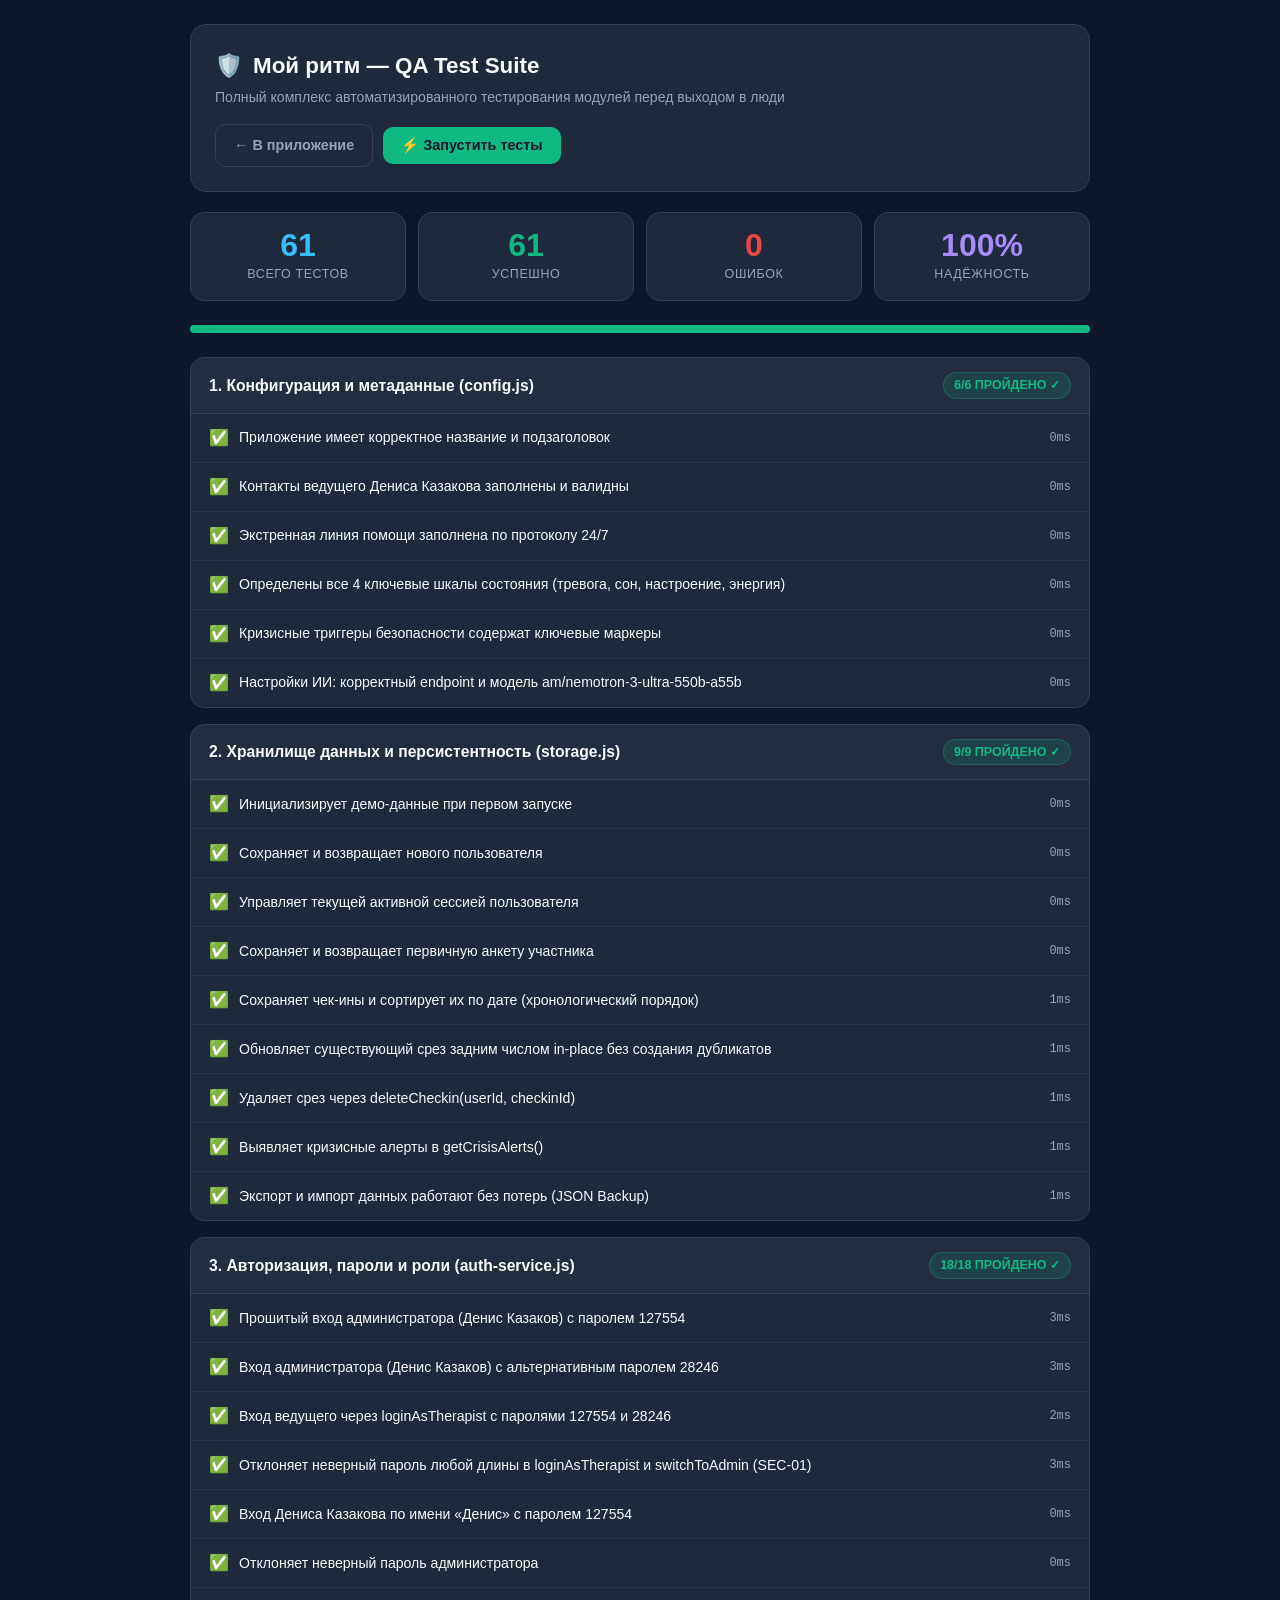
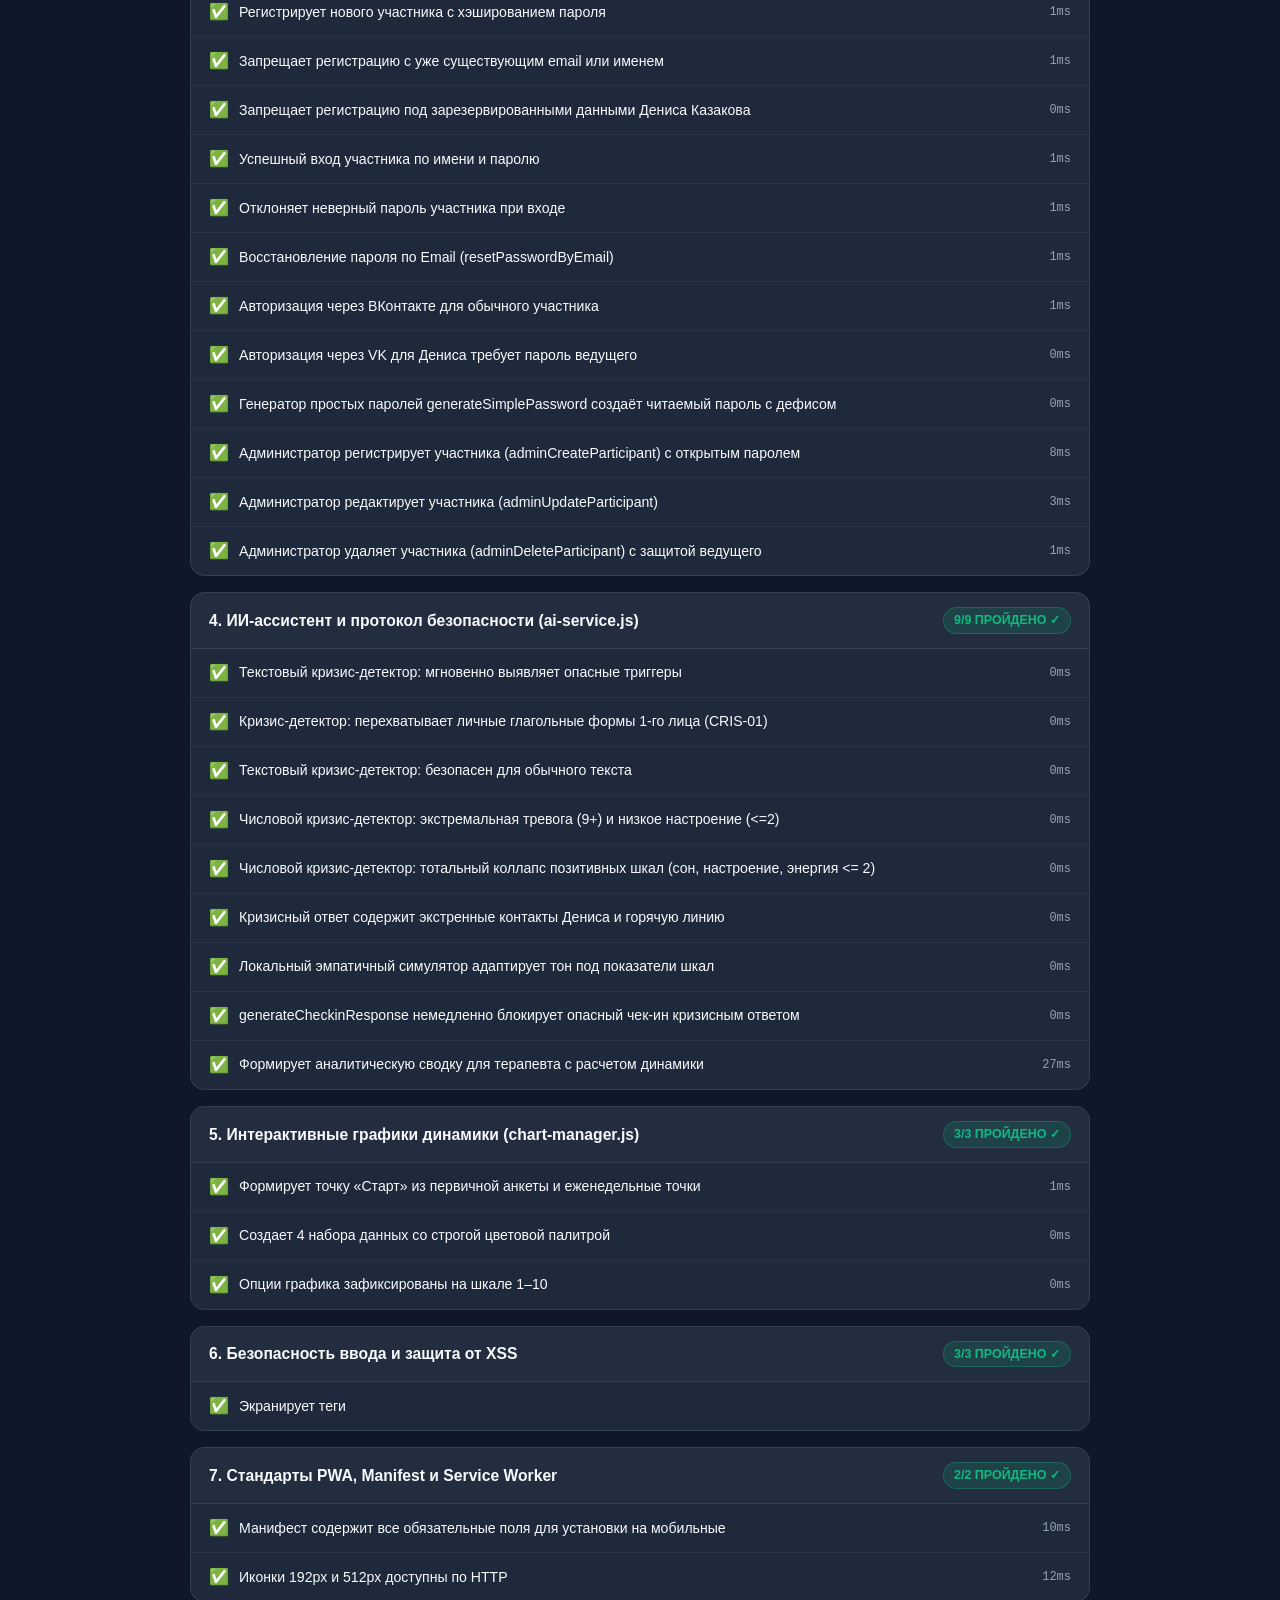
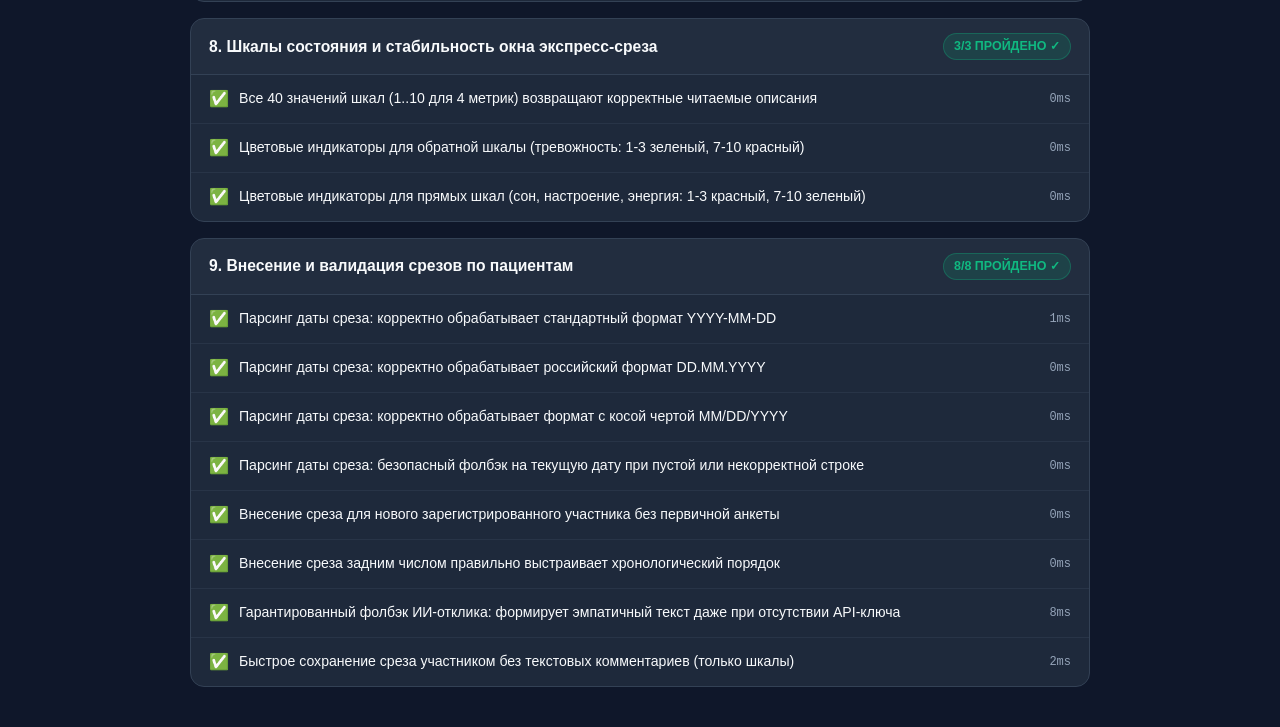
<file: ritm/tests/test-runner.html>
<!DOCTYPE html>
<html lang="ru">
<head>
  <meta charset="UTF-8">
  <meta name="viewport" content="width=device-width, initial-scale=1.0">
  <title>Мой ритм — Центр тестирования качества (QA Suite)</title>
  <link rel="icon" type="image/png" href="../assets/favicon.png">
  <style>
    :root {
      --bg: #0F172A;
      --card-bg: #1E293B;
      --card-border: #334155;
      --text-main: #F8FAFC;
      --text-muted: #94A3B8;
      --primary: #10B981;
      --accent: #38BDF8;
      --danger: #EF4444;
      --warning: #F59E0B;
    }

    * {
      box-sizing: border-box;
      margin: 0;
      padding: 0;
    }

    body {
      font-family: -apple-system, BlinkMacSystemFont, "Segoe UI", Roboto, Helvetica, Arial, sans-serif;
      background: var(--bg);
      color: var(--text-main);
      line-height: 1.5;
      padding: 24px 16px;
      min-height: 100vh;
    }

    .container {
      max-width: 900px;
      margin: 0 auto;
    }

    .header {
      background: var(--card-bg);
      border: 1px solid var(--card-border);
      border-radius: 16px;
      padding: 24px;
      margin-bottom: 20px;
      display: flex;
      justify-content: space-between;
      align-items: center;
      flex-wrap: wrap;
      gap: 16px;
    }

    .title-box h1 {
      font-size: 1.4rem;
      font-weight: 800;
      display: flex;
      align-items: center;
      gap: 10px;
    }

    .title-box p {
      color: var(--text-muted);
      font-size: 0.88rem;
      margin-top: 4px;
    }

    .actions {
      display: flex;
      gap: 10px;
      align-items: center;
    }

    .btn {
      padding: 10px 18px;
      border-radius: 10px;
      font-weight: 600;
      font-size: 0.9rem;
      cursor: pointer;
      border: none;
      text-decoration: none;
      display: inline-flex;
      align-items: center;
      gap: 8px;
      transition: all 0.2s;
    }

    .btn-primary {
      background: var(--primary);
      color: #0F172A;
    }

    .btn-primary:hover {
      background: #059669;
    }

    .btn-outline {
      background: transparent;
      border: 1px solid var(--card-border);
      color: var(--text-muted);
    }

    .btn-outline:hover {
      color: var(--text-main);
      border-color: var(--text-muted);
    }

    /* Метрики тестирования */
    .stats-grid {
      display: grid;
      grid-template-columns: repeat(auto-fit, minmax(180px, 1fr));
      gap: 12px;
      margin-bottom: 24px;
    }

    .stat-card {
      background: var(--card-bg);
      border: 1px solid var(--card-border);
      border-radius: 14px;
      padding: 16px;
      text-align: center;
    }

    .stat-value {
      font-size: 2rem;
      font-weight: 800;
      line-height: 1;
      margin-bottom: 4px;
    }

    .stat-label {
      font-size: 0.78rem;
      text-transform: uppercase;
      letter-spacing: 0.05em;
      color: var(--text-muted);
    }

    .stat-passed .stat-value { color: var(--primary); }
    .stat-failed .stat-value { color: var(--danger); }
    .stat-total .stat-value { color: var(--accent); }
    .stat-rate .stat-value { color: #A78BFA; }

    /* Прогресс-бар */
    .progress-bar-bg {
      background: #334155;
      height: 8px;
      border-radius: 4px;
      overflow: hidden;
      margin-bottom: 24px;
    }

    .progress-bar-fill {
      background: linear-gradient(90deg, #10B981, #38BDF8);
      height: 100%;
      width: 0%;
      transition: width 0.3s ease;
    }

    /* Наборы тестов (Suites) */
    .suite-card {
      background: var(--card-bg);
      border: 1px solid var(--card-border);
      border-radius: 14px;
      margin-bottom: 16px;
      overflow: hidden;
    }

    .suite-header {
      padding: 14px 18px;
      background: rgba(255, 255, 255, 0.02);
      border-bottom: 1px solid var(--card-border);
      font-weight: 700;
      font-size: 0.98rem;
      display: flex;
      justify-content: space-between;
      align-items: center;
    }

    .suite-badge {
      font-size: 0.78rem;
      padding: 3px 10px;
      border-radius: 9999px;
      font-weight: 700;
      background: rgba(16, 185, 129, 0.15);
      color: var(--primary);
      border: 1px solid rgba(16, 185, 129, 0.3);
    }

    .suite-badge.failed {
      background: rgba(239, 68, 68, 0.15);
      color: var(--danger);
      border-color: rgba(239, 68, 68, 0.3);
    }

    .test-list {
      display: flex;
      flex-direction: column;
    }

    .test-item {
      padding: 12px 18px;
      border-bottom: 1px solid rgba(51, 65, 85, 0.5);
      display: flex;
      align-items: center;
      justify-content: space-between;
      font-size: 0.88rem;
      gap: 12px;
    }

    .test-item:last-child {
      border-bottom: none;
    }

    .test-left {
      display: flex;
      align-items: center;
      gap: 10px;
      min-width: 0;
    }

    .test-icon {
      font-size: 1rem;
      flex-shrink: 0;
    }

    .test-name {
      color: var(--text-main);
    }

    .test-duration {
      font-size: 0.75rem;
      color: var(--text-muted);
      flex-shrink: 0;
      font-family: monospace;
    }

    .test-error {
      margin-top: 6px;
      padding: 8px 12px;
      background: rgba(239, 68, 68, 0.15);
      border-left: 3px solid var(--danger);
      border-radius: 4px;
      color: #FCA5A5;
      font-size: 0.8rem;
      font-family: monospace;
      white-space: pre-wrap;
    }
  </style>
</head>
<body>
  <div class="container">
    <header class="header">
      <div class="title-box">
        <h1><span>🛡️</span> Мой ритм — QA Test Suite</h1>
        <p>Полный комплекс автоматизированного тестирования модулей перед выходом в люди</p>
      </div>
      <div class="actions">
        <a href="../index.html" class="btn btn-outline">← В приложение</a>
        <button id="btn-rerun" class="btn btn-primary">⚡ Запустить тесты</button>
      </div>
    </header>

    <!-- Индикаторы сводки -->
    <div class="stats-grid">
      <div class="stat-card stat-total">
        <div class="stat-value" id="stat-total">0</div>
        <div class="stat-label">Всего тестов</div>
      </div>
      <div class="stat-card stat-passed">
        <div class="stat-value" id="stat-passed">0</div>
        <div class="stat-label">Успешно</div>
      </div>
      <div class="stat-card stat-failed">
        <div class="stat-value" id="stat-failed">0</div>
        <div class="stat-label">Ошибок</div>
      </div>
      <div class="stat-card stat-rate">
        <div class="stat-value" id="stat-rate">0%</div>
        <div class="stat-label">Надёжность</div>
      </div>
    </div>

    <div class="progress-bar-bg">
      <div class="progress-bar-fill" id="progress-bar"></div>
    </div>

    <!-- Контейнер результатов сьютов -->
    <div id="suites-container"></div>
  </div>

  <script type="module">
    import { TestRunner, registerAllTests } from './unit-tests.js';

    async function executeTests() {
      const suitesContainer = document.getElementById('suites-container');
      suitesContainer.innerHTML = '<div style="text-align:center; padding: 40px; color: var(--text-muted);">Выполняется тестирование всех модулей приложения...</div>';

      const statTotal = document.getElementById('stat-total');
      const statPassed = document.getElementById('stat-passed');
      const statFailed = document.getElementById('stat-failed');
      const statRate = document.getElementById('stat-rate');
      const progressBar = document.getElementById('progress-bar');

      const runner = new TestRunner();
      registerAllTests(runner);

      const result = await runner.run();

      // Обновляем статистику
      statTotal.textContent = result.total;
      statPassed.textContent = result.passed;
      statFailed.textContent = result.failed;
      const rate = result.total > 0 ? Math.round((result.passed / result.total) * 100) : 0;
      statRate.textContent = rate + '%';
      progressBar.style.width = '100%';
      if (result.failed > 0) {
        progressBar.style.background = 'var(--danger)';
      } else {
        progressBar.style.background = 'var(--primary)';
      }

      // Отрисовываем результаты
      suitesContainer.innerHTML = '';
      result.suites.forEach(suite => {
        const hasFailed = suite.tests.some(t => !t.passed);
        const card = document.createElement('div');
        card.className = 'suite-card';

        card.innerHTML = `
          <div class="suite-header">
            <span>${suite.name}</span>
            <span class="suite-badge ${hasFailed ? 'failed' : ''}">
              ${hasFailed ? 'ЕСТЬ ОШИБКА' : `${suite.tests.length}/${suite.tests.length} ПРОЙДЕНО ✓`}
            </span>
          </div>
          <div class="test-list">
            ${suite.tests.map(t => `
              <div class="test-item">
                <div style="flex: 1; min-width: 0;">
                  <div class="test-left">
                    <span class="test-icon">${t.passed ? '✅' : '❌'}</span>
                    <span class="test-name">${t.name}</span>
                  </div>
                  ${t.error ? `<div class="test-error">${t.error}</div>` : ''}
                </div>
                <div class="test-duration">${t.duration}ms</div>
              </div>
            `).join('')}
          </div>
        `;
        suitesContainer.appendChild(card);
      });
    }

    document.getElementById('btn-rerun').addEventListener('click', executeTests);
    window.addEventListener('DOMContentLoaded', executeTests);
  </script>
</body>
</html>
</file>
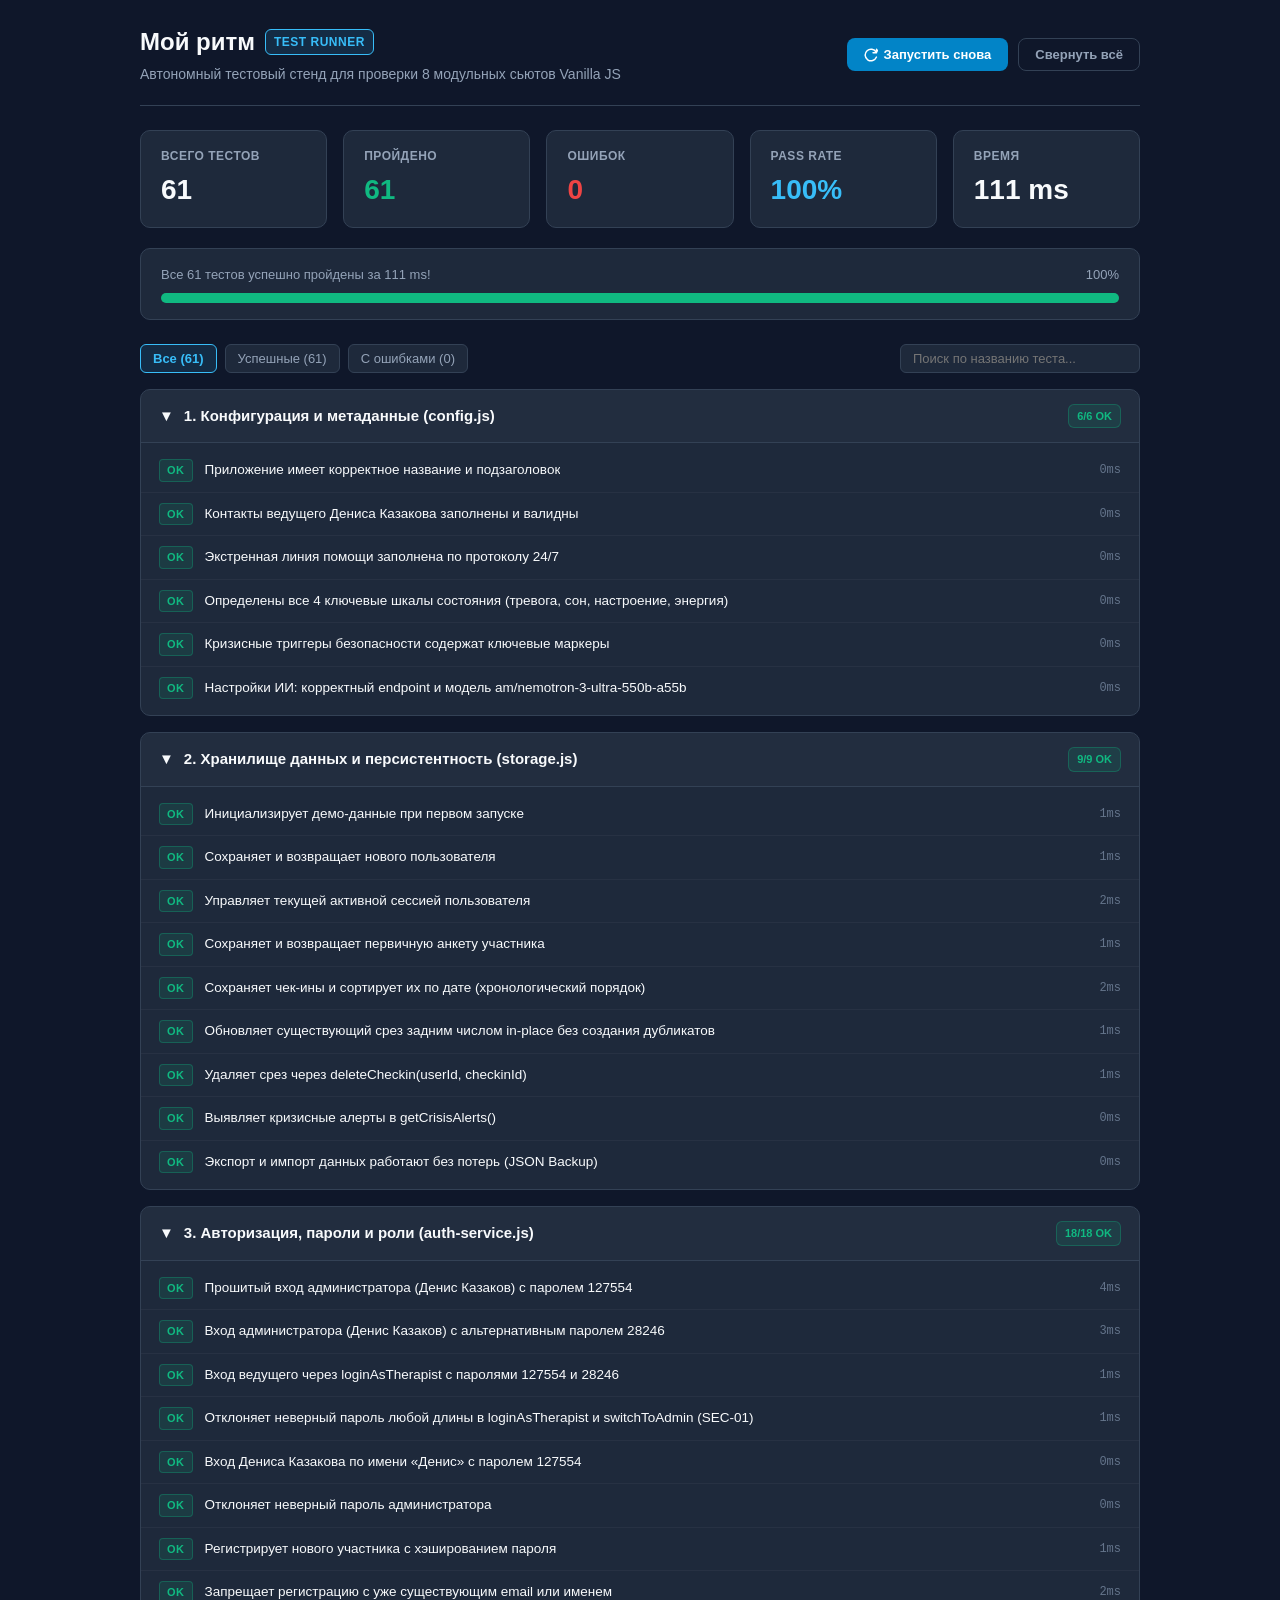
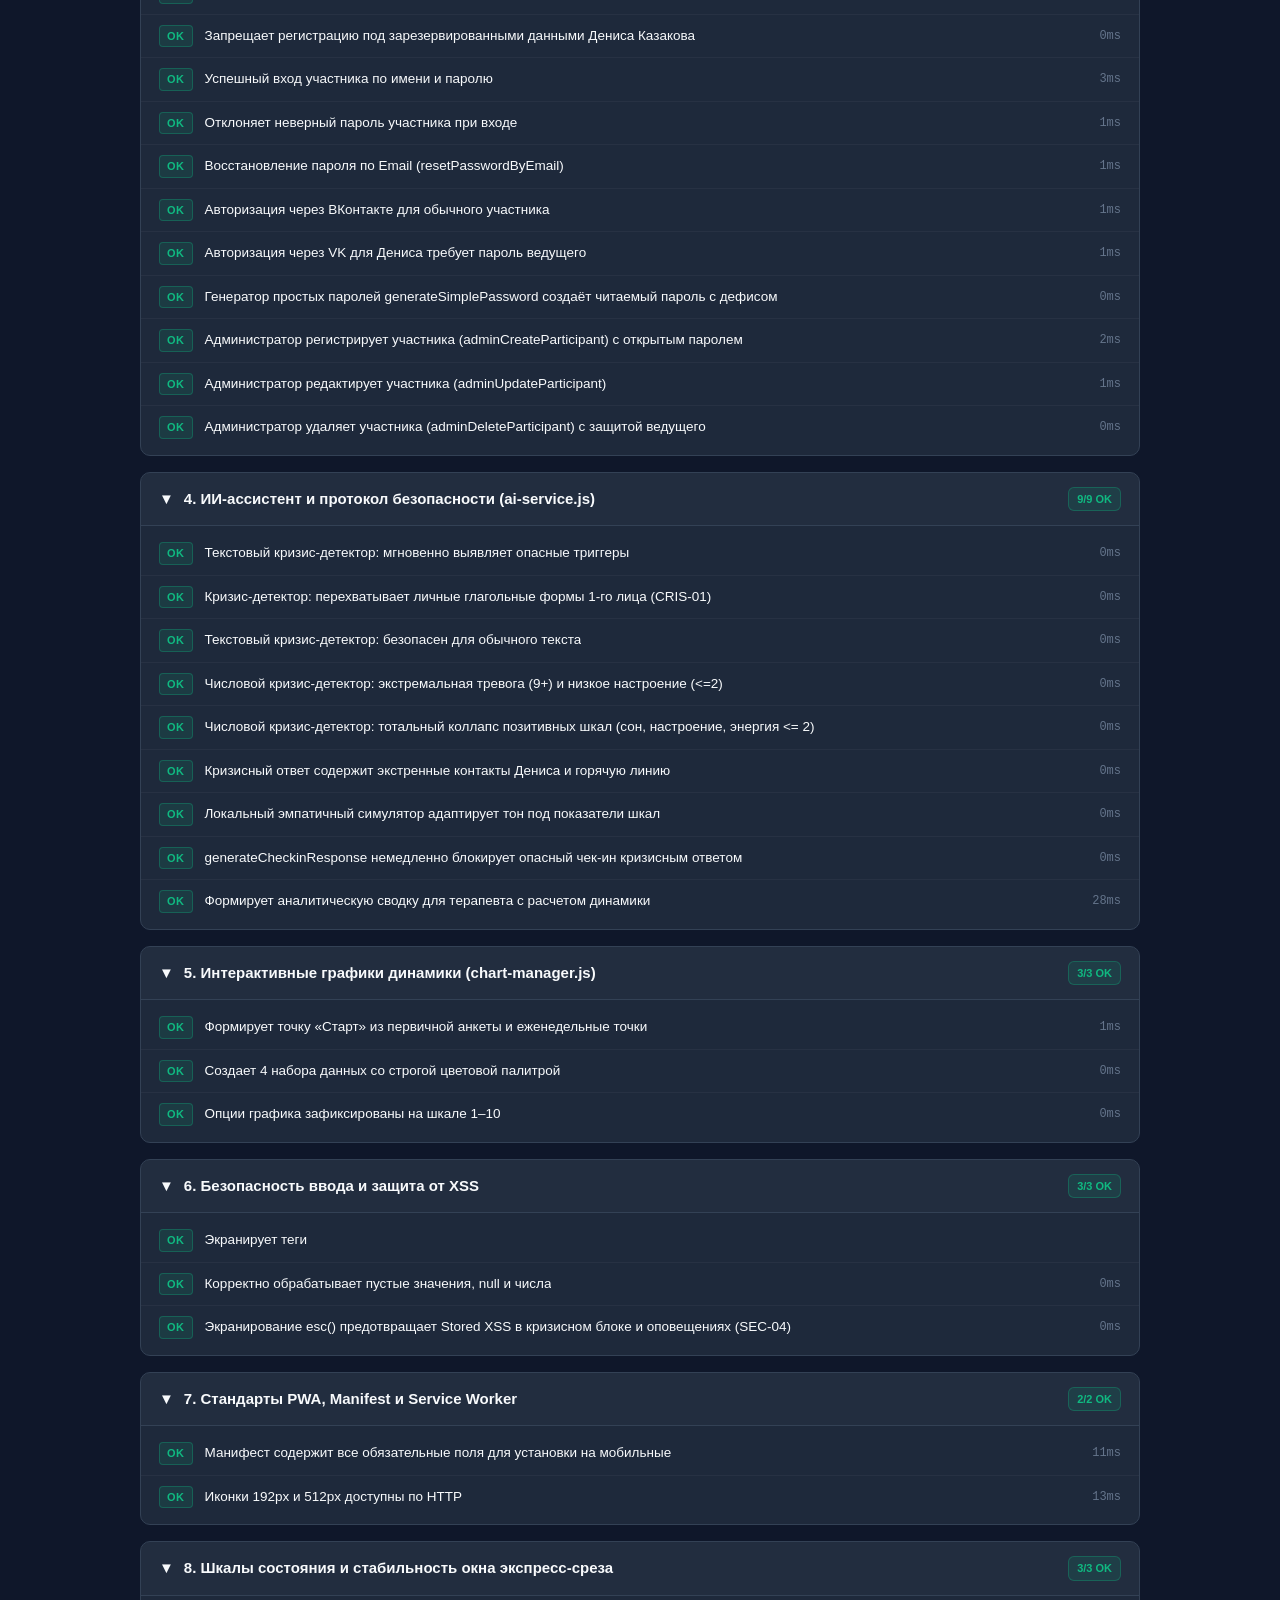
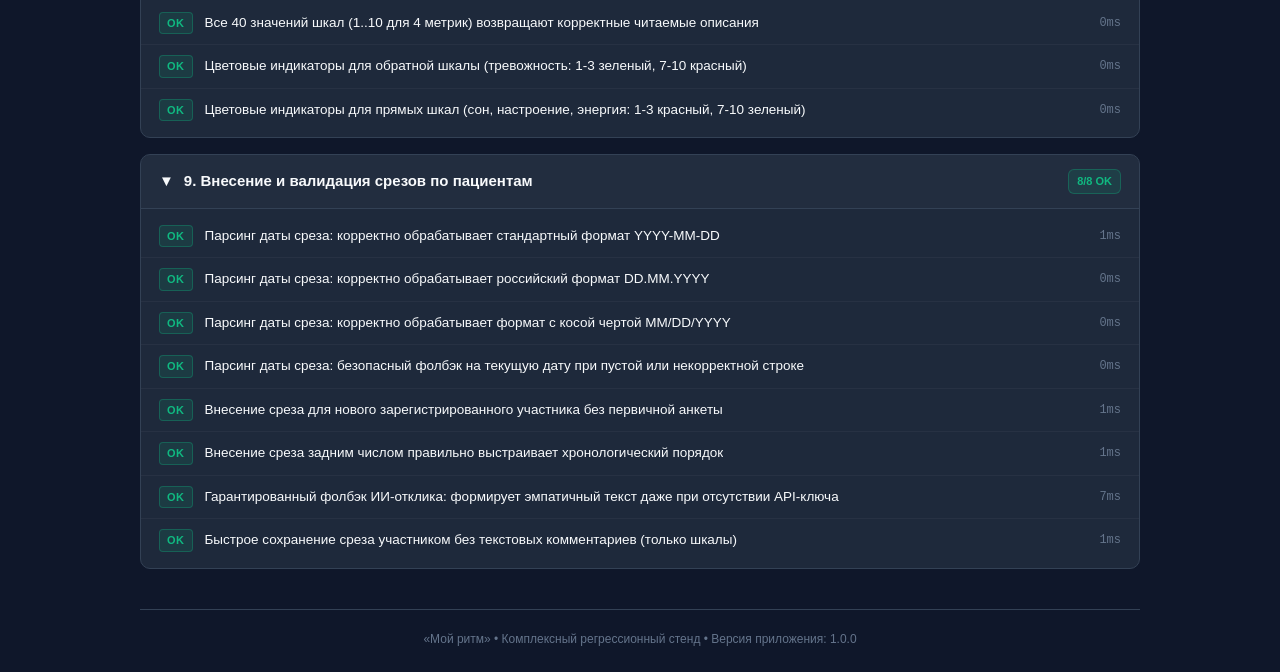
<file: ritm/tests/test_runner.html>
<!DOCTYPE html>
<html lang="ru">
<head>
  <meta charset="UTF-8">
  <meta name="viewport" content="width=device-width, initial-scale=1.0">
  <title>Мой ритм — Модульные тесты (Test Runner)</title>
  <link rel="icon" type="image/png" href="../assets/favicon.png">
  <style>
    :root {
      --bg-dark: #0f172a;
      --bg-card: #1e293b;
      --bg-card-hover: #26354a;
      --border: #334155;
      --border-light: #475569;
      --text-main: #f8fafc;
      --text-muted: #94a3b8;
      --text-sub: #64748b;
      --pass: #10b981;
      --pass-bg: rgba(16, 185, 129, 0.12);
      --pass-border: rgba(16, 185, 129, 0.3);
      --fail: #ef4444;
      --fail-bg: rgba(239, 68, 68, 0.12);
      --fail-border: rgba(239, 68, 68, 0.3);
      --warn: #f59e0b;
      --warn-bg: rgba(245, 158, 11, 0.12);
      --primary: #38bdf8;
      --primary-bg: rgba(56, 189, 248, 0.12);
      --primary-hover: #0284c7;
      --radius: 10px;
    }

    * {
      box-sizing: border-box;
      margin: 0;
      padding: 0;
    }

    body {
      font-family: -apple-system, BlinkMacSystemFont, "Segoe UI", Roboto, "Helvetica Neue", Arial, sans-serif;
      background-color: var(--bg-dark);
      color: var(--text-main);
      padding: 24px;
      line-height: 1.5;
      min-height: 100vh;
    }

    .container {
      max-width: 1000px;
      margin: 0 auto;
    }

    /* HEADER */
    .header {
      display: flex;
      justify-content: space-between;
      align-items: center;
      flex-wrap: wrap;
      gap: 16px;
      padding-bottom: 20px;
      border-bottom: 1px solid var(--border);
      margin-bottom: 24px;
    }

    .header-title-box h1 {
      font-size: 24px;
      font-weight: 700;
      display: flex;
      align-items: center;
      gap: 10px;
    }

    .header-title-box h1 .app-badge {
      font-size: 12px;
      font-weight: 600;
      text-transform: uppercase;
      padding: 3px 8px;
      border-radius: 6px;
      background: var(--primary-bg);
      color: var(--primary);
      border: 1px solid var(--primary);
      letter-spacing: 0.5px;
    }

    .header-subtitle {
      font-size: 14px;
      color: var(--text-muted);
      margin-top: 4px;
    }

    .header-actions {
      display: flex;
      gap: 10px;
      align-items: center;
    }

    .btn {
      font-size: 13px;
      font-weight: 600;
      padding: 8px 16px;
      border-radius: 8px;
      cursor: pointer;
      border: 1px solid transparent;
      transition: all 0.2s ease;
      display: inline-flex;
      align-items: center;
      gap: 6px;
    }

    .btn-primary {
      background: #0284c7;
      color: white;
    }
    .btn-primary:hover {
      background: #0369a1;
    }

    .btn-outline {
      background: transparent;
      color: var(--text-muted);
      border-color: var(--border);
    }
    .btn-outline:hover {
      background: var(--bg-card);
      color: var(--text-main);
    }

    /* STATS SUMMARY */
    .stats-grid {
      display: grid;
      grid-template-columns: repeat(auto-fit, minmax(180px, 1fr));
      gap: 16px;
      margin-bottom: 20px;
    }

    .stat-card {
      background: var(--bg-card);
      border: 1px solid var(--border);
      border-radius: var(--radius);
      padding: 16px 20px;
      display: flex;
      flex-direction: column;
      gap: 4px;
    }

    .stat-label {
      font-size: 12px;
      text-transform: uppercase;
      letter-spacing: 0.5px;
      color: var(--text-muted);
      font-weight: 600;
    }

    .stat-val {
      font-size: 28px;
      font-weight: 700;
    }

    .stat-val.passed { color: var(--pass); }
    .stat-val.failed { color: var(--fail); }
    .stat-val.rate { color: var(--primary); }

    /* PROGRESS BAR */
    .progress-wrap {
      background: var(--bg-card);
      border: 1px solid var(--border);
      border-radius: var(--radius);
      padding: 16px 20px;
      margin-bottom: 24px;
    }

    .progress-info {
      display: flex;
      justify-content: space-between;
      font-size: 13px;
      color: var(--text-muted);
      margin-bottom: 8px;
    }

    .progress-bar-bg {
      width: 100%;
      height: 10px;
      background: #0b1120;
      border-radius: 6px;
      overflow: hidden;
    }

    .progress-bar-fill {
      height: 100%;
      width: 0%;
      background: var(--pass);
      transition: width 0.3s ease, background-color 0.3s ease;
    }

    .progress-bar-fill.has-errors {
      background: var(--fail);
    }

    /* CONTROLS & FILTER */
    .filter-bar {
      display: flex;
      justify-content: space-between;
      align-items: center;
      flex-wrap: wrap;
      gap: 12px;
      margin-bottom: 16px;
    }

    .filter-tabs {
      display: flex;
      gap: 8px;
    }

    .filter-btn {
      background: var(--bg-card);
      border: 1px solid var(--border);
      color: var(--text-muted);
      padding: 6px 12px;
      border-radius: 6px;
      font-size: 13px;
      cursor: pointer;
      transition: all 0.15s ease;
    }

    .filter-btn:hover {
      color: var(--text-main);
      border-color: var(--border-light);
    }

    .filter-btn.active {
      background: var(--primary-bg);
      border-color: var(--primary);
      color: var(--primary);
      font-weight: 600;
    }

    .search-input {
      background: var(--bg-card);
      border: 1px solid var(--border);
      color: var(--text-main);
      padding: 6px 12px;
      border-radius: 6px;
      font-size: 13px;
      width: 240px;
      outline: none;
    }
    .search-input:focus {
      border-color: var(--primary);
    }

    /* SUITES LIST */
    .suites-container {
      display: flex;
      flex-direction: column;
      gap: 16px;
    }

    .suite-card {
      background: var(--bg-card);
      border: 1px solid var(--border);
      border-radius: var(--radius);
      overflow: hidden;
      transition: border-color 0.2s ease;
    }

    .suite-card.has-errors {
      border-color: var(--fail-border);
    }

    .suite-header {
      padding: 14px 18px;
      background: rgba(255, 255, 255, 0.02);
      display: flex;
      justify-content: space-between;
      align-items: center;
      cursor: pointer;
      user-select: none;
      border-bottom: 1px solid var(--border);
    }

    .suite-header:hover {
      background: var(--bg-card-hover);
    }

    .suite-title {
      font-size: 15px;
      font-weight: 600;
      display: flex;
      align-items: center;
      gap: 10px;
    }

    .suite-badge {
      font-size: 11px;
      font-weight: 600;
      padding: 3px 8px;
      border-radius: 6px;
    }

    .badge-success {
      background: var(--pass-bg);
      color: var(--pass);
      border: 1px solid var(--pass-border);
    }

    .badge-error {
      background: var(--fail-bg);
      color: var(--fail);
      border: 1px solid var(--fail-border);
    }

    .tests-list {
      list-style: none;
      padding: 6px 0;
    }

    .test-item {
      display: flex;
      flex-direction: column;
      padding: 10px 18px;
      border-bottom: 1px solid rgba(255, 255, 255, 0.04);
      font-size: 13.5px;
      transition: background 0.15s ease;
    }

    .test-item:last-child {
      border-bottom: none;
    }

    .test-item:hover {
      background: rgba(255, 255, 255, 0.02);
    }

    .test-row {
      display: flex;
      justify-content: space-between;
      align-items: center;
      gap: 12px;
    }

    .test-left {
      display: flex;
      align-items: center;
      gap: 12px;
      overflow: hidden;
      text-overflow: ellipsis;
    }

    .status-tag {
      font-size: 11px;
      font-weight: 700;
      padding: 2px 7px;
      border-radius: 4px;
      flex-shrink: 0;
      text-transform: uppercase;
      letter-spacing: 0.5px;
    }

    .status-pass {
      background: var(--pass-bg);
      color: var(--pass);
      border: 1px solid var(--pass-border);
    }

    .status-fail {
      background: var(--fail-bg);
      color: var(--fail);
      border: 1px solid var(--fail-border);
    }

    .test-name {
      color: var(--text-main);
      word-break: break-word;
    }

    .test-time {
      font-size: 12px;
      color: var(--text-sub);
      font-family: monospace;
      flex-shrink: 0;
    }

    .error-box {
      margin-top: 8px;
      padding: 10px 14px;
      background: #2d1519;
      border-left: 3px solid var(--fail);
      border-radius: 4px;
      color: #fca5a5;
      font-size: 12px;
      font-family: Consolas, Monaco, monospace;
      white-space: pre-wrap;
      word-break: break-all;
    }

    .footer {
      margin-top: 40px;
      padding-top: 20px;
      border-top: 1px solid var(--border);
      text-align: center;
      font-size: 12px;
      color: var(--text-sub);
    }

    /* EMPTY STATE */
    .empty-state {
      padding: 40px 20px;
      text-align: center;
      color: var(--text-muted);
      font-size: 14px;
    }
  </style>
</head>
<body>
  <div class="container">
    <!-- HEADER -->
    <header class="header">
      <div class="header-title-box">
        <h1>
          <span>Мой ритм</span>
          <span class="app-badge">Test Runner</span>
        </h1>
        <p class="header-subtitle">Автономный тестовый стенд для проверки 8 модульных сьютов Vanilla JS</p>
      </div>
      <div class="header-actions">
        <button id="btn-rerun" class="btn btn-primary">
          <svg width="14" height="14" viewBox="0 0 24 24" fill="none" stroke="currentColor" stroke-width="2.5" stroke-linecap="round" stroke-linejoin="round"><path d="M21.5 2v6h-6M21.34 15.57a10 10 0 1 1-.57-8.38l5.67-5.67"/></svg>
          Запустить снова
        </button>
        <button id="btn-toggle-all" class="btn btn-outline">Свернуть всё</button>
      </div>
    </header>

    <!-- STATS -->
    <section class="stats-grid">
      <div class="stat-card">
        <span class="stat-label">Всего тестов</span>
        <span id="stat-total" class="stat-val">—</span>
      </div>
      <div class="stat-card">
        <span class="stat-label">Пройдено</span>
        <span id="stat-passed" class="stat-val passed">—</span>
      </div>
      <div class="stat-card">
        <span class="stat-label">Ошибок</span>
        <span id="stat-failed" class="stat-val failed">—</span>
      </div>
      <div class="stat-card">
        <span class="stat-label">Pass Rate</span>
        <span id="stat-rate" class="stat-val rate">—</span>
      </div>
      <div class="stat-card">
        <span class="stat-label">Время</span>
        <span id="stat-duration" class="stat-val">—</span>
      </div>
    </section>

    <!-- PROGRESS -->
    <section class="progress-wrap">
      <div class="progress-info">
        <span id="progress-status-text">Готов к запуску</span>
        <span id="progress-percent">0%</span>
      </div>
      <div class="progress-bar-bg">
        <div id="progress-fill" class="progress-bar-fill"></div>
      </div>
    </section>

    <!-- FILTERS -->
    <section class="filter-bar">
      <div class="filter-tabs">
        <button class="filter-btn active" data-filter="all">Все (<span id="count-all">0</span>)</button>
        <button class="filter-btn" data-filter="passed">Успешные (<span id="count-passed">0</span>)</button>
        <button class="filter-btn" data-filter="failed">С ошибками (<span id="count-failed">0</span>)</button>
      </div>
      <input type="text" id="search-tests" class="search-input" placeholder="Поиск по названию теста...">
    </section>

    <!-- SUITES ACCORDION CONTAINER -->
    <main id="suites-root" class="suites-container">
      <div class="empty-state">Инициализация и запуск тестов...</div>
    </main>

    <footer class="footer">
      «Мой ритм» • Комплексный регрессионный стенд • Версия приложения: 1.0.0
    </footer>
  </div>

  <!-- SCRIPT BOOTSTRAP -->
  <script type="module">
    import { APP_CONFIG } from '../js/config.js';
    import { StorageService } from '../js/storage.js';
    import { AuthService, generateSimplePassword } from '../js/auth-service.js';
    import { AiService } from '../js/ai-service.js';
    import { ChartManager } from '../js/chart-manager.js';
    import { TestRunner, registerAllTests } from './unit-tests.js';

    // Expose modules for debugging & console inspection
    window.APP_CONFIG = APP_CONFIG;
    window.StorageService = StorageService;
    window.AuthService = AuthService;
    window.generateSimplePassword = generateSimplePassword;
    window.AiService = AiService;
    window.ChartManager = ChartManager;
    window.TestRunner = TestRunner;
    window.registerAllTests = registerAllTests;

    // DOM Elements
    const statTotal = document.getElementById('stat-total');
    const statPassed = document.getElementById('stat-passed');
    const statFailed = document.getElementById('stat-failed');
    const statRate = document.getElementById('stat-rate');
    const statDuration = document.getElementById('stat-duration');
    const progressFill = document.getElementById('progress-fill');
    const progressStatusText = document.getElementById('progress-status-text');
    const progressPercent = document.getElementById('progress-percent');
    const suitesRoot = document.getElementById('suites-root');
    const btnRerun = document.getElementById('btn-rerun');
    const btnToggleAll = document.getElementById('btn-toggle-all');
    const countAll = document.getElementById('count-all');
    const countPassed = document.getElementById('count-passed');
    const countFailed = document.getElementById('count-failed');
    const searchInput = document.getElementById('search-tests');
    const filterBtns = document.querySelectorAll('.filter-btn');

    let currentFilter = 'all';
    let searchQuery = '';
    let currentResults = null;
    let areAllExpanded = true;

    // Run tests function
    async function executeTests() {
      console.log('%c[TEST RUNNER] Инициализация прогона тестов...', 'color: #38bdf8; font-weight: bold;');
      suitesRoot.innerHTML = '';
      progressFill.style.width = '0%';
      progressFill.classList.remove('has-errors');
      progressStatusText.textContent = 'Выполнение тестов...';

      const runner = new TestRunner();
      registerAllTests(runner);

      const totalPlanned = runner.suites.reduce((sum, s) => sum + s.tests.length, 0);
      let executedCount = 0;
      const startTime = performance.now();

      const results = await runner.run((test, suiteName) => {
        executedCount++;
        const pct = Math.round((executedCount / totalPlanned) * 100);
        progressFill.style.width = `${pct}%`;
        progressPercent.textContent = `${pct}%`;
        progressStatusText.textContent = `Тест ${executedCount} из ${totalPlanned}: ${test.name}`;

        if (!test.passed) {
          progressFill.classList.add('has-errors');
          console.error(`[FAIL] [${suiteName}] ${test.name}`, test.error);
        } else {
          console.log(`[PASS] [${suiteName}] ${test.name} (${test.duration}ms)`);
        }
      });

      const totalDuration = Math.round(performance.now() - startTime);

      // Expose to window for automated checks
      window.__TEST_RESULTS__ = {
        total: results.total,
        passed: results.passed,
        failed: results.failed,
        duration: totalDuration,
        suites: results.suites,
        errors: results.suites.flatMap(s => s.tests.filter(t => !t.passed).map(t => ({
          suite: s.name,
          test: t.name,
          error: t.error,
          stack: t.stack
        }))),
        timestamp: new Date().toISOString()
      };

      currentResults = window.__TEST_RESULTS__;

      // Update Header Stats
      statTotal.textContent = results.total;
      statPassed.textContent = results.passed;
      statFailed.textContent = results.failed;
      const ratePct = results.total > 0 ? Math.round((results.passed / results.total) * 100) : 0;
      statRate.textContent = `${ratePct}%`;
      statDuration.textContent = `${totalDuration} ms`;

      countAll.textContent = results.total;
      countPassed.textContent = results.passed;
      countFailed.textContent = results.failed;

      progressStatusText.textContent = results.failed === 0
        ? `Все ${results.total} тестов успешно пройдены за ${totalDuration} ms!`
        : `Тесты завершены с ошибками: ${results.failed} из ${results.total}`;

      console.log(
        `%c[TEST RUNNER] ИТОГ: ${results.passed}/${results.total} успешно, ${results.failed} ошибок (${totalDuration} ms)`,
        results.failed === 0 ? 'color: #10b981; font-weight: bold; font-size: 14px;' : 'color: #ef4444; font-weight: bold; font-size: 14px;'
      );

      renderSuites();
    }

    // Render suites according to filter & search
    function renderSuites() {
      if (!currentResults) return;
      suitesRoot.innerHTML = '';

      let matchedTotal = 0;

      currentResults.suites.forEach((suite, sIdx) => {
        const filteredTests = suite.tests.filter(t => {
          if (currentFilter === 'passed' && !t.passed) return false;
          if (currentFilter === 'failed' && t.passed) return false;
          if (searchQuery) {
            const q = searchQuery.toLowerCase();
            return t.name.toLowerCase().includes(q) || suite.name.toLowerCase().includes(q);
          }
          return true;
        });

        if (filteredTests.length === 0) return;
        matchedTotal += filteredTests.length;

        const suitePassed = suite.tests.filter(t => t.passed).length;
        const suiteHasErrors = suitePassed < suite.tests.length;

        const card = document.createElement('div');
        card.className = `suite-card ${suiteHasErrors ? 'has-errors' : ''}`;

        const header = document.createElement('div');
        header.className = 'suite-header';
        header.innerHTML = `
          <div class="suite-title">
            <span class="chevron" style="display:inline-block; transition: transform 0.2s ease;">▼</span>
            <span>${suite.name}</span>
          </div>
          <span class="suite-badge ${suiteHasErrors ? 'badge-error' : 'badge-success'}">
            ${suitePassed}/${suite.tests.length} OK
          </span>
        `;

        const list = document.createElement('ul');
        list.className = 'tests-list';

        filteredTests.forEach(t => {
          const item = document.createElement('li');
          item.className = 'test-item';
          item.innerHTML = `
            <div class="test-row">
              <div class="test-left">
                <span class="status-tag ${t.passed ? 'status-pass' : 'status-fail'}">${t.passed ? 'OK' : 'FAIL'}</span>
                <span class="test-name">${t.name}</span>
              </div>
              <span class="test-time">${t.duration}ms</span>
            </div>
            ${!t.passed ? `<div class="error-box">${escapeHtml(t.error)}\n${escapeHtml(t.stack || '')}</div>` : ''}
          `;
          list.appendChild(item);
        });

        header.addEventListener('click', () => {
          const isHidden = list.style.display === 'none';
          list.style.display = isHidden ? 'block' : 'none';
          header.querySelector('.chevron').style.transform = isHidden ? 'rotate(0deg)' : 'rotate(-90deg)';
        });

        card.appendChild(header);
        card.appendChild(list);
        suitesRoot.appendChild(card);
      });

      if (matchedTotal === 0) {
        suitesRoot.innerHTML = `<div class="empty-state">Нет тестов, соответствующих выбранному фильтру или запросу.</div>`;
      }
    }

    function escapeHtml(str) {
      if (!str) return '';
      return String(str)
        .replace(/&/g, '&amp;')
        .replace(/</g, '&lt;')
        .replace(/>/g, '&gt;')
        .replace(/"/g, '&quot;');
    }

    // Toggle collapse/expand all
    btnToggleAll.addEventListener('click', () => {
      areAllExpanded = !areAllExpanded;
      btnToggleAll.textContent = areAllExpanded ? 'Свернуть всё' : 'Развернуть всё';
      document.querySelectorAll('.suite-card').forEach(card => {
        const list = card.querySelector('.tests-list');
        const chevron = card.querySelector('.chevron');
        if (list) list.style.display = areAllExpanded ? 'block' : 'none';
        if (chevron) chevron.style.transform = areAllExpanded ? 'rotate(0deg)' : 'rotate(-90deg)';
      });
    });

    // Filter tabs
    filterBtns.forEach(btn => {
      btn.addEventListener('click', () => {
        filterBtns.forEach(b => b.classList.remove('active'));
        btn.classList.add('active');
        currentFilter = btn.dataset.filter;
        renderSuites();
      });
    });

    // Search input
    searchInput.addEventListener('input', (e) => {
      searchQuery = e.target.value.trim();
      renderSuites();
    });

    // Re-run button
    btnRerun.addEventListener('click', () => {
      executeTests();
    });

    // Expose runner globally
    window.runTests = executeTests;

    // Auto-run on load
    executeTests();
  </script>
</body>
</html>
</file>
<file: css/styles.css>
/* ==========================================================================
   ДИЗАЙН-СИСТЕМА ЛЕНДИНГА (По стандартам скилла ui-designer)
   Стиль: Light Clinical Serenity (Светлый медицинский премиум)
   8px Grid System • Чистые SVG • Отсутствие Emoji • GPU-анимации
   ========================================================================== */

:root {
  /* 8px Базовая пространственная система (Space System) */
  --space: 8px;
  --space-1: calc(var(--space) * 1);   /* 8px */
  --space-2: calc(var(--space) * 2);   /* 16px */
  --space-3: calc(var(--space) * 3);   /* 24px */
  --space-4: calc(var(--space) * 4);   /* 32px */
  --space-5: calc(var(--space) * 5);   /* 40px */
  --space-6: calc(var(--space) * 6);   /* 48px */
  --space-8: calc(var(--space) * 8);   /* 64px */
  --space-10: calc(var(--space) * 10); /* 80px */
  --space-12: calc(var(--space) * 12); /* 96px */
  --space-14: calc(var(--space) * 14); /* 112px */

  /* Премиальная клиническая палитра без AI-градиентов (Стандарты Impeccable & Anthropic) */
  --primary: #0f766e;               /* Глубокий терапевтический тиловый */
  --primary-dark: #115e59;          /* Наведение */
  --primary-light: #f0fdfa;         /* Деликатная подсветка */
  --primary-glow: rgba(15, 118, 110, 0.08);
  --accent-teal: #0f766e;
  --accent-emerald: #047857;

  --bg: #fcfdfd;                    /* Теплый фарфоровый белый кабинетный фон */
  --bg-alt: #f4f6f5;                /* Спокойный фон секций без искусственной серости */
  --surface: #ffffff;               /* Поверхность карточек */
  --surface-hover: #f8faf9;
  --border: rgba(15, 23, 42, 0.08);
  --border-light: rgba(15, 23, 42, 0.14);

  /* Высококонтрастный текст по стандартам WCAG AAA */
  --ink: #0f172a;                   /* Глубокий сланец для заголовков (контраст > 14:1) */
  --ink-light: #334155;             /* Читаемый основной текст (контраст > 8:1) */
  --ink-muted: #64748b;             /* Служебные подписи (контраст 5.3:1, строго выше порога AA 4.5:1) */

  /* Шрифтовая иерархия с выверенным ритмом (все — с полной кириллицей) */
  --font-display: 'Manrope', -apple-system, BlinkMacSystemFont, sans-serif;
  --font-editorial: 'Playfair Display', Georgia, serif;
  --font-body: 'Inter', -apple-system, BlinkMacSystemFont, sans-serif;

  /* Скругления: сдержанные, без гипертрофированного SaaS-пузыря */
  --radius-sm: 6px;
  --radius-md: 10px;
  --radius-lg: 16px;
  --radius-full: 9999px;

  /* Тени: реалистичный оптический свет вместо темных размытий */
  --shadow-sm: 0 1px 3px rgba(15, 23, 42, 0.04), 0 1px 2px rgba(15, 23, 42, 0.02);
  --shadow-md: 0 4px 14px rgba(15, 23, 42, 0.05), 0 2px 4px rgba(15, 23, 42, 0.02);
  --shadow-lg: 0 10px 28px rgba(15, 23, 42, 0.06), 0 4px 8px rgba(15, 23, 42, 0.03);
  --shadow-xl: 0 20px 50px rgba(15, 23, 42, 0.10), 0 8px 20px rgba(15, 23, 42, 0.05);
  --shadow-glow: 0 0 0 1px rgba(15, 118, 110, 0.05), 0 12px 40px rgba(15, 118, 110, 0.10);

  /* Переходы */
  --transition-fast: 0.16s ease-out;
  --transition-normal: 0.24s ease-out;
}

/* Сброс и нормализация мирового уровня */
*, *::before, *::after {
  box-sizing: border-box;
  margin: 0;
  padding: 0;
}

ul, ol {
  list-style: none;
  margin: 0;
  padding: 0;
}

a {
  text-decoration: none;
  color: inherit;
  transition: color var(--transition-fast);
}

html {
  scroll-behavior: smooth;
  font-size: 16px;
  background-color: var(--bg);
  color: var(--ink);
}

body {
  font-family: var(--font-body);
  background-color: var(--bg);
  color: var(--ink-light);
  line-height: 1.68;
  -webkit-font-smoothing: antialiased;
  -moz-osx-font-smoothing: grayscale;
  overflow-x: hidden;
  position: relative;
}

/* Мягкий рассеянный свет кабинета вместо искусственных "AI orbs" и сеток */
.ambient-glow {
  position: absolute;
  top: 0;
  left: 50%;
  transform: translateX(-50%);
  width: 100%;
  max-width: 1200px;
  height: 480px;
  background: radial-gradient(ellipse 60% 50% at 50% 0%, rgba(15, 118, 110, 0.04) 0%, transparent 80%);
  pointer-events: none;
  z-index: 0;
}

.container {
  width: 100%;
  max-width: 1200px;
  margin: 0 auto;
  padding: 0 var(--space-3);
  position: relative;
  z-index: 2;
}

/* ================= ТИПОГРАФИЧЕСКАЯ ИЕРАРХИЯ ================= */
.section-tag {
  display: inline-block;
  background: rgba(13, 148, 136, 0.08);
  border: 1px solid rgba(13, 148, 136, 0.2);
  color: var(--primary);
  font-size: 0.75rem;
  font-weight: 700;
  text-transform: uppercase;
  letter-spacing: 0.15em;
  padding: 5px 14px;
  border-radius: var(--radius-full);
  margin-bottom: var(--space-2);
}

.section-title {
  font-family: var(--font-display);
  font-size: clamp(28px, 3.5vw, 44px);
  font-weight: 700;
  color: var(--ink);
  line-height: 1.15;
  letter-spacing: -0.01em;
  margin-bottom: var(--space-2);
}

.section-description {
  font-size: 1.05rem;
  color: var(--ink-light);
  line-height: 1.7;
}

.highlight-editorial {
  font-family: var(--font-editorial);
  font-style: italic;
  font-weight: 600;
  color: var(--primary);
  letter-spacing: 0;
}

/* ================= КНОПКИ ================= */
.btn {
  display: inline-flex;
  align-items: center;
  justify-content: center;
  gap: 10px;
  font-family: var(--font-display);
  font-weight: 600;
  border-radius: var(--radius-sm);
  border: 1px solid transparent;
  cursor: pointer;
  min-height: 44px; /* Доступность по WCAG: минимальная зона касания */
  transition: transform var(--transition-fast), box-shadow var(--transition-fast), background var(--transition-fast), color var(--transition-fast);
  white-space: nowrap;
  will-change: transform;
  text-decoration: none;
}

.btn:focus-visible {
  outline: 2px solid var(--primary);
  outline-offset: 3px;
}

.btn-primary {
  background-color: var(--primary);
  color: #ffffff;
  box-shadow: 0 4px 14px rgba(15, 118, 110, 0.28);
}

.btn-primary:hover {
  background-color: var(--primary-dark);
  transform: translateY(-1px);
  box-shadow: 0 6px 20px rgba(15, 118, 110, 0.38);
}

.btn-outline {
  background: #ffffff;
  border: 1px solid var(--border-light);
  color: var(--ink);
  box-shadow: var(--shadow-sm);
}

.btn-outline:hover {
  background: var(--surface-hover);
  border-color: var(--primary);
  transform: translateY(-1px);
  color: var(--primary);
}

.btn-telegram {
  background-color: #229ed9;
  color: #ffffff;
  box-shadow: 0 4px 16px rgba(34, 158, 217, 0.35);
}

.btn-telegram:hover {
  background-color: #1e8bbd;
  transform: translateY(-2px);
}

.btn-whatsapp {
  background-color: #25d366;
  color: #ffffff;
  box-shadow: 0 4px 16px rgba(37, 211, 102, 0.35);
}

.btn-whatsapp:hover {
  background-color: #20bd5a;
  transform: translateY(-2px);
}

.btn-vk {
  background-color: #0077ff;
  color: #ffffff;
  box-shadow: 0 4px 16px rgba(0, 119, 255, 0.35);
}

.btn-vk:hover {
  background-color: #0066dc;
  transform: translateY(-2px);
}

/* Контурные мессенджеры для финального CTA: узнаваемость бренда
   без «радуги», конкурирующей с главным действием */
.btn-whatsapp-outline {
  background: #ffffff;
  border: 1px solid rgba(21, 128, 61, 0.45);
  color: #15803d;
  box-shadow: var(--shadow-sm);
}

.btn-whatsapp-outline:hover {
  background: rgba(21, 128, 61, 0.06);
  border-color: #15803d;
  transform: translateY(-1px);
}

.cta-buttons .btn-whatsapp,
.cta-buttons .btn-telegram,
.cta-buttons .btn-vk {
  background: #ffffff;
  box-shadow: var(--shadow-sm);
}

.cta-buttons .btn-whatsapp { color: #15803d; border: 1px solid rgba(21, 128, 61, 0.4); }
.cta-buttons .btn-telegram { color: #1b7cad; border: 1px solid rgba(27, 124, 173, 0.4); }
.cta-buttons .btn-vk { color: #0059c8; border: 1px solid rgba(0, 89, 200, 0.35); }

.cta-buttons .btn-whatsapp:hover { background: rgba(21, 128, 61, 0.06); transform: translateY(-2px); }
.cta-buttons .btn-telegram:hover { background: rgba(27, 124, 173, 0.06); transform: translateY(-2px); }
.cta-buttons .btn-vk:hover { background: rgba(0, 89, 200, 0.06); transform: translateY(-2px); }

.btn-sm {
  padding: 8px 18px;
  font-size: 0.85rem;
}

.btn-lg {
  padding: 16px 28px;
  font-size: 1rem;
}

.btn-block {
  width: 100%;
}

/* ================= НАВИГАЦИЯ МИРОВОГО УРОВНЯ ================= */
.site-header {
  position: fixed;
  top: 0;
  left: 0;
  right: 0;
  z-index: 100;
  background: rgba(252, 253, 253, 0.94);
  backdrop-filter: blur(20px);
  -webkit-backdrop-filter: blur(20px);
  border-bottom: 1px solid var(--border);
  transition: box-shadow var(--transition-normal), background var(--transition-normal);
}

.header-container {
  display: flex;
  align-items: center;
  justify-content: space-between;
  height: 68px;
  gap: 16px;
}

.logo {
  display: flex;
  align-items: center;
  gap: 10px;
  text-decoration: none !important;
  color: var(--ink) !important;
  flex-shrink: 0;
}

.logo:hover .logo-text {
  color: var(--primary);
}

.logo-badge {
  background: var(--primary);
  color: #ffffff;
  font-size: 0.68rem;
  font-weight: 700;
  padding: 4px 8px;
  border-radius: var(--radius-sm);
  letter-spacing: 0.08em;
  text-transform: uppercase;
  display: inline-block;
  line-height: 1;
}

.logo-text {
  font-family: var(--font-display);
  font-weight: 700;
  font-size: 1.12rem;
  color: var(--ink) !important;
  letter-spacing: -0.01em;
  white-space: nowrap;
  transition: color var(--transition-fast);
}

.main-nav {
  display: flex;
  align-items: center;
  min-width: 0;
}

.main-nav .nav-list {
  display: flex;
  align-items: center;
  gap: clamp(4px, 0.8vw, 16px);
  list-style: none !important;
  margin: 0;
  padding: 0;
}

.main-nav .nav-list li {
  list-style: none !important;
  margin: 0;
  padding: 0;
  display: inline-flex;
}

.nav-link {
  font-size: 0.85rem;
  color: var(--ink-light) !important;
  font-weight: 500;
  letter-spacing: -0.01em;
  padding: 7px 11px;
  border-radius: var(--radius-sm);
  white-space: nowrap !important;
  text-decoration: none !important;
  transition: color var(--transition-fast), background var(--transition-fast);
  line-height: 1;
  display: inline-block;
}

.nav-link:hover {
  color: var(--primary) !important;
  background: rgba(15, 118, 110, 0.07);
}

.header-actions {
  display: flex;
  align-items: center;
  gap: 12px;
  flex-shrink: 0;
}

.header-actions .btn-sm {
  padding: 9px 18px;
  font-size: 0.84rem;
  font-weight: 600;
  white-space: nowrap;
  letter-spacing: -0.01em;
}

.menu-toggle {
  display: none;
  flex-direction: column;
  justify-content: space-between;
  width: 28px;
  height: 18px;
  background: transparent;
  border: none;
  cursor: pointer;
}

.menu-toggle span {
  display: block;
  height: 2px;
  width: 100%;
  background: var(--ink);
  border-radius: 2px;
  transition: transform var(--transition-fast), opacity var(--transition-fast);
}

.menu-toggle.active span:nth-child(1) {
  transform: translateY(8px) rotate(45deg);
}

.menu-toggle.active span:nth-child(2) {
  opacity: 0;
}

.menu-toggle.active span:nth-child(3) {
  transform: translateY(-8px) rotate(-45deg);
}

/* ================= ГЛАВНЫЙ ЭКРАН (HERO) ================= */
.hero-section {
  position: relative;
  padding: calc(var(--space-14) + 30px) 0 var(--space-10) 0;
  overflow: hidden;
}

.hero-container {
  display: grid;
  grid-template-columns: 1.25fr 0.85fr;
  gap: var(--space-6);
  align-items: center;
}

.hero-badge {
  display: inline-flex;
  align-items: center;
  gap: var(--space-1);
  background: rgba(13, 148, 136, 0.08);
  border: 1px solid rgba(13, 148, 136, 0.2);
  color: var(--primary);
  font-size: 0.85rem;
  font-weight: 600;
  padding: 6px 16px;
  border-radius: var(--radius-full);
  margin-bottom: var(--space-3);
}

.badge-dot {
  width: 8px;
  height: 8px;
  background-color: var(--primary);
  border-radius: 50%;
  box-shadow: 0 0 8px rgba(13, 148, 136, 0.5);
  animation: pulse 2s infinite;
}

@keyframes pulse {
  0%, 100% { opacity: 1; transform: scale(1); }
  50% { opacity: 0.5; transform: scale(1.2); }
}

.hero-title {
  font-family: var(--font-display);
  font-size: clamp(36px, 4.5vw, 56px);
  font-weight: 800;
  line-height: 1.18;
  letter-spacing: -0.02em;
  margin-bottom: var(--space-3);
}

.hero-subtitle {
  font-size: 1.1rem;
  color: var(--ink-light);
  line-height: 1.7;
  margin-bottom: var(--space-4);
}

.hero-features {
  display: flex;
  flex-direction: column;
  gap: 14px;
  margin-bottom: var(--space-5);
}

.hero-features li {
  display: flex;
  align-items: flex-start;
  gap: var(--space-2);
  color: var(--ink);
  font-size: 0.95rem;
}

.check-icon {
  width: 18px;
  height: 18px;
  color: var(--accent-teal);
  flex-shrink: 0;
  margin-top: 3px;
}

.hero-topics-preview {
  margin-bottom: var(--space-4);
  padding: 14px 18px;
  background: rgba(13, 148, 136, 0.05);
  border: 1px solid rgba(13, 148, 136, 0.16);
  border-radius: var(--radius-md);
}

.topics-label {
  display: block;
  font-size: 0.78rem;
  font-weight: 700;
  text-transform: uppercase;
  letter-spacing: 0.08em;
  color: var(--primary);
  margin-bottom: 10px;
}

.topics-tags-scroll {
  display: flex;
  flex-wrap: wrap;
  gap: 8px;
}

.topic-chip {
  display: inline-flex;
  align-items: center;
  font-size: 0.82rem;
  padding: 5px 12px;
  background: var(--surface);
  border: 1px solid var(--border-light);
  border-radius: var(--radius-full);
  color: var(--ink);
  text-decoration: none;
  line-height: 1.2;
  transition: transform var(--transition-fast), border-color var(--transition-fast), color var(--transition-fast), background var(--transition-fast);
}

.topic-chip:hover {
  border-color: var(--primary);
  color: var(--primary);
  background: rgba(13, 148, 136, 0.06);
  transform: translateY(-1px);
}

.topic-chip-more {
  font-weight: 600;
  color: var(--primary);
  border-color: rgba(13, 148, 136, 0.35);
  background: rgba(13, 148, 136, 0.08);
}

.hero-cta-wrapper {
  display: flex;
  align-items: center;
  gap: var(--space-2);
  flex-wrap: wrap;
  margin-bottom: var(--space-3);
}

.arrow-icon {
  width: 18px;
  height: 18px;
  transition: transform var(--transition-fast);
}

.btn-primary:hover .arrow-icon {
  transform: translateX(4px);
}

.hero-trust-note {
  display: flex;
  align-items: flex-start;
  gap: 10px;
  color: var(--ink-muted);
  font-size: 0.85rem;
  line-height: 1.55;
  max-width: 580px;
}

.shield-icon {
  width: 18px;
  height: 18px;
  color: var(--primary);
  flex-shrink: 0;
  margin-top: 2px;
}

/* Карточка в Hero */
.glass-card {
  background: var(--surface);
  border: 1px solid var(--border-light);
  border-radius: var(--radius-lg);
  padding: var(--space-4);
  box-shadow: var(--shadow-xl), var(--shadow-glow);
  backdrop-filter: blur(16px);
  -webkit-backdrop-filter: blur(16px);
}

.card-header-bar {
  display: flex;
  align-items: center;
  gap: 10px;
  padding-bottom: var(--space-2);
  border-bottom: 1px solid var(--border);
  margin-bottom: var(--space-3);
}

.status-indicator {
  width: 10px;
  height: 10px;
  background-color: #f59e0b;
  border-radius: 50%;
  box-shadow: 0 0 10px #f59e0b;
}

.status-text {
  font-size: 0.85rem;
  font-weight: 600;
  color: #b45309;
}

.card-summary {
  display: flex;
  flex-direction: column;
  gap: var(--space-2);
  margin-bottom: var(--space-3);
}

.summary-item {
  display: flex;
  flex-direction: column;
  gap: 2px;
}

.summary-label {
  font-size: 0.72rem;
  text-transform: uppercase;
  letter-spacing: 0.08em;
  color: var(--ink-muted);
}

.summary-val {
  font-size: 0.95rem;
  font-weight: 600;
  color: var(--ink);
}

.card-footer-quote {
  background: rgba(13, 148, 136, 0.06);
  border-left: 3px solid var(--primary);
  padding: 10px 14px;
  border-radius: 0 var(--radius-sm) var(--radius-sm) 0;
  font-family: var(--font-editorial);
  font-style: italic;
  font-size: 0.92rem;
  color: var(--ink-light);
}

/* ================= СЕКЦИИ ================= */
.section {
  padding: var(--space-12) 0;
  position: relative;
  z-index: 2;
}

.section-alt {
  background-color: var(--bg-alt);
}

.section-head {
  max-width: 760px;
  margin: 0 auto var(--space-8) auto;
}

.text-center {
  text-align: center;
}

/* ================= БЛОК: ИНТЕРАКТИВНЫЙ ЧЕКАП ================= */
.section-checkup {
  background: linear-gradient(180deg, var(--bg) 0%, var(--bg-alt) 100%);
}

.quiz-card {
  background: var(--surface);
  border: 1px solid var(--border-light);
  border-radius: var(--radius-lg);
  max-width: 760px;
  margin: 0 auto;
  box-shadow: var(--shadow-xl);
  padding: var(--space-5);
}

.quiz-progress-bar {
  width: 100%;
  height: 6px;
  background-color: rgba(15, 23, 42, 0.08);
  border-radius: 3px;
  margin-bottom: var(--space-4);
  overflow: hidden;
}

.quiz-progress-fill {
  height: 100%;
  background: linear-gradient(90deg, #0d9488, #10b981);
  transition: width 0.4s ease;
}

.quiz-step {
  display: none;
}

.quiz-step.active {
  display: block;
}

.step-counter {
  font-size: 0.75rem;
  font-weight: 700;
  text-transform: uppercase;
  letter-spacing: 0.08em;
  color: var(--primary);
  margin-bottom: var(--space-1);
}

.quiz-question {
  font-family: var(--font-display);
  font-size: clamp(20px, 2.2vw, 24px);
  font-weight: 700;
  color: var(--ink);
  margin-bottom: var(--space-3);
}

.quiz-options {
  display: flex;
  flex-direction: column;
  gap: var(--space-2);
}

.quiz-opt {
  display: flex;
  align-items: center;
  gap: var(--space-2);
  padding: var(--space-2) var(--space-3);
  background-color: var(--surface);
  border: 1px solid var(--border);
  border-radius: var(--radius-md);
  cursor: pointer;
  text-align: left;
  transition: all var(--transition-fast);
}

.quiz-opt:hover {
  border-color: var(--primary);
  background-color: rgba(13, 148, 136, 0.05);
  transform: translateX(4px);
}

.opt-indicator {
  width: 20px;
  height: 20px;
  border-radius: 50%;
  border: 2px solid var(--border-light);
  flex-shrink: 0;
  transition: border-color var(--transition-fast);
}

.quiz-opt:hover .opt-indicator {
  border-color: var(--primary);
}

.opt-label {
  font-size: 0.95rem;
  color: var(--ink);
  font-weight: 500;
}

.quiz-result {
  text-align: center;
}

.result-badge-wrap {
  display: flex;
  align-items: center;
  justify-content: center;
  gap: var(--space-3);
  margin-bottom: var(--space-3);
}

.result-score-circle {
  width: 92px;
  height: 92px;
  border-radius: 50%;
  background: linear-gradient(135deg, #ef4444 0%, #dc2626 100%);
  color: #ffffff;
  font-family: var(--font-display);
  font-size: 1.05rem;
  font-weight: 800;
  line-height: 1.15;
  padding: 10px;
  text-align: center;
  display: flex;
  align-items: center;
  justify-content: center;
  box-shadow: 0 4px 18px rgba(239, 68, 68, 0.4);
  flex-shrink: 0;
}

/* Цвет результата по уровню перегрузки */
.quiz-result[data-level="low"] .result-score-circle {
  background: linear-gradient(135deg, #10b981 0%, #059669 100%);
  box-shadow: 0 4px 18px rgba(16, 185, 129, 0.35);
}

.quiz-result[data-level="mid"] .result-score-circle {
  background: linear-gradient(135deg, #f59e0b 0%, #d97706 100%);
  box-shadow: 0 4px 18px rgba(217, 119, 6, 0.35);
}

.result-score-meta {
  text-align: left;
}

.result-score-meta h4 {
  font-family: var(--font-display);
  font-size: 1.35rem;
  font-weight: 700;
  color: var(--ink);
  margin-bottom: 4px;
}

.result-score-meta p {
  color: var(--ink-light);
  font-size: 0.95rem;
}

.result-diagnosis-box {
  background: rgba(239, 68, 68, 0.08);
  border-left: 4px solid #ef4444;
  padding: var(--space-2) var(--space-3);
  border-radius: 0 var(--radius-md) var(--radius-md) 0;
  font-size: 0.95rem;
  color: #991b1b;
  text-align: left;
  line-height: 1.6;
  margin-bottom: var(--space-4);
}

.quiz-result[data-level="low"] .result-diagnosis-box {
  background: rgba(5, 150, 105, 0.08);
  border-left-color: #059669;
  color: #065f46;
}

.quiz-result[data-level="mid"] .result-diagnosis-box {
  background: rgba(217, 119, 6, 0.09);
  border-left-color: #d97706;
  color: #92400e;
}

.result-action {
  display: flex;
  flex-direction: column;
  align-items: center;
  gap: var(--space-2);
}

.btn-text-reset {
  background: transparent;
  border: none;
  color: var(--ink-muted);
  font-size: 0.85rem;
  cursor: pointer;
  text-decoration: underline;
}

.btn-text-reset:hover {
  color: var(--ink);
}

.quiz-disclaimer {
  margin-top: var(--space-3);
  font-size: 0.8rem;
  line-height: 1.55;
  color: var(--ink-muted);
  text-align: left;
}

.quiz-disclaimer svg {
  vertical-align: -3px;
  margin-right: 6px;
}

/* ================= БЛОК: ДЛЯ КОГО ================= */
.cards-grid {
  display: grid;
  gap: var(--space-3);
}

.grid-3 {
  grid-template-columns: repeat(3, 1fr);
}

/* Фильтры тем: pill-табы в стиле дизайн-системы */
.topics-filter-bar {
  display: flex;
  flex-wrap: wrap;
  justify-content: center;
  gap: var(--space-1);
  max-width: 860px;
  margin: 0 auto var(--space-5) auto;
}

.filter-tab-btn {
  font-family: var(--font-display);
  font-size: 0.85rem;
  font-weight: 600;
  color: var(--ink-light);
  background: var(--surface);
  border: 1px solid var(--border-light);
  border-radius: var(--radius-full);
  padding: 8px 16px;
  cursor: pointer;
  white-space: nowrap;
  transition: color var(--transition-fast), background var(--transition-fast), border-color var(--transition-fast), transform var(--transition-fast);
}

.filter-tab-btn:hover {
  color: var(--primary);
  border-color: var(--primary);
  transform: translateY(-1px);
}

.filter-tab-btn.active {
  color: var(--primary-dark);
  background: rgba(13, 148, 136, 0.1);
  border-color: var(--primary);
}

/* Шапка карточки темы: бейдж слева, иконка справа */
.card-top-row {
  display: flex;
  align-items: flex-start;
  justify-content: space-between;
  gap: var(--space-2);
  margin-bottom: var(--space-3);
}

.card-category-badge {
  display: inline-block;
  font-size: 0.7rem;
  font-weight: 700;
  text-transform: uppercase;
  letter-spacing: 0.08em;
  color: var(--primary-dark);
  background: rgba(13, 148, 136, 0.09);
  border: 1px solid rgba(13, 148, 136, 0.2);
  padding: 4px 10px;
  border-radius: var(--radius-full);
  line-height: 1.2;
}

.card-icon-wrap {
  width: 52px;
  height: 52px;
  background-color: rgba(13, 148, 136, 0.12);
  color: var(--accent-teal);
  border-radius: var(--radius-md);
  display: flex;
  align-items: center;
  justify-content: center;
  margin-bottom: 0;
  flex-shrink: 0;
  transition: all var(--transition-fast);
}

/* Карточка «Персональный запрос»: мягкое выделение */
.highlight-inquiry {
  background: rgba(13, 148, 136, 0.05);
  border: 1px dashed rgba(13, 148, 136, 0.4);
  display: flex;
  flex-direction: column;
  gap: var(--space-3);
}

.highlight-inquiry:hover {
  border-style: solid;
}

.highlight-inquiry .card-cta-btn {
  align-self: flex-start;
  margin-top: auto;
}

.feature-card {
  background-color: var(--surface);
  border: 1px solid var(--border);
  border-radius: var(--radius-lg);
  padding: var(--space-4) var(--space-3);
  box-shadow: var(--shadow-sm);
  transition: transform var(--transition-fast), border-color var(--transition-fast), box-shadow var(--transition-fast);
  will-change: transform;
}

.feature-card:hover {
  transform: translateY(-4px);
  border-color: var(--accent-teal);
  box-shadow: var(--shadow-md);
}

.card-icon-wrap svg {
  width: 26px;
  height: 26px;
}

.feature-card:hover .card-icon-wrap {
  background-color: var(--primary);
  color: #ffffff;
}

.card-title {
  font-family: var(--font-display);
  font-size: 1.25rem;
  font-weight: 700;
  color: var(--ink);
  margin-bottom: var(--space-1);
}

.card-text {
  font-size: 0.95rem;
  color: var(--ink-light);
  line-height: 1.6;
}

/* ================= БЛОК: НЕЙРОБИОЛОГИЯ ================= */
.section-neuro {
  background-color: var(--bg);
}

.brainwaves-grid {
  display: grid;
  grid-template-columns: repeat(3, 1fr);
  gap: var(--space-3);
  margin-bottom: var(--space-5);
}

.wave-card {
  border: 1px solid var(--border);
  border-radius: var(--radius-lg);
  padding: var(--space-4) var(--space-3);
  background: var(--surface);
  display: flex;
  flex-direction: column;
  position: relative;
  transition: transform var(--transition-fast), box-shadow var(--transition-fast);
}

.wave-card:hover {
  transform: translateY(-3px);
  box-shadow: var(--shadow-md);
}

.featured-wave {
  border-color: var(--accent-teal);
  box-shadow: 0 0 30px rgba(45, 212, 191, 0.2);
}

.wave-badge {
  position: absolute;
  top: -12px;
  left: 50%;
  transform: translateX(-50%);
  background: var(--primary);
  color: #ffffff;
  font-size: 0.72rem;
  font-weight: 700;
  padding: 3px 12px;
  border-radius: var(--radius-full);
}

.wave-frequency {
  font-family: var(--font-display);
  font-size: 1.8rem;
  font-weight: 800;
  color: var(--ink);
  margin-bottom: 4px;
}

.wave-name {
  font-family: var(--font-display);
  font-size: 1.15rem;
  font-weight: 700;
  color: var(--ink);
  margin-bottom: var(--space-2);
}

.wave-canvas-mini {
  height: 40px;
  margin-bottom: var(--space-2);
}

.wave-svg {
  width: 100%;
  height: 100%;
  fill: none;
  stroke-width: 2.5;
}

.beta-line { stroke: #ef4444; }
.alpha-line { stroke: #f59e0b; }
.theta-line { stroke: var(--primary); stroke-width: 3.5; }

.wave-desc {
  font-size: 0.9rem;
  color: var(--ink-light);
  line-height: 1.6;
  margin-bottom: var(--space-3);
}

.wave-state {
  margin-top: auto;
  align-self: flex-start;
  font-size: 0.72rem;
  font-weight: 700;
  text-transform: uppercase;
  padding: 4px 10px;
  border-radius: var(--radius-sm);
}

.danger-state { background: rgba(239, 68, 68, 0.1); color: #dc2626; }
.neutral-state { background: rgba(245, 158, 11, 0.12); color: #b45309; }
.success-state { background: rgba(13, 148, 136, 0.1); color: #0f766e; }

.neuro-summary-box {
  background: var(--surface);
  border: 1px solid var(--border-light);
  border-radius: var(--radius-lg);
  padding: var(--space-4) var(--space-5);
  display: flex;
  gap: var(--space-3);
  align-items: center;
  box-shadow: var(--shadow-lg);
}

.neuro-icon-svg {
  color: var(--accent-teal);
  flex-shrink: 0;
}

.neuro-info h4 {
  font-family: var(--font-display);
  font-size: 1.25rem;
  font-weight: 700;
  margin-bottom: 6px;
  color: var(--accent-teal);
}

.neuro-info p {
  color: var(--ink-light);
  font-size: 0.95rem;
  line-height: 1.65;
}

/* ================= БЛОК: ПРОГРАММА (3 ФАЗЫ) ================= */
.phases-container {
  display: grid;
  grid-template-columns: repeat(3, 1fr);
  gap: var(--space-3);
}

.phase-card {
  background-color: var(--surface);
  border: 1px solid var(--border);
  border-radius: var(--radius-lg);
  padding: var(--space-5) var(--space-4);
  display: flex;
  flex-direction: column;
  transition: transform var(--transition-fast), box-shadow var(--transition-fast);
}

.phase-card:hover {
  transform: translateY(-4px);
  box-shadow: var(--shadow-md);
}

.highlight-card {
  border-color: var(--primary);
  box-shadow: 0 0 24px rgba(13, 148, 136, 0.12);
}

.phase-header {
  margin-bottom: var(--space-2);
}

.phase-tag {
  display: inline-block;
  background: rgba(15, 23, 42, 0.06);
  color: var(--ink-light);
  font-size: 0.72rem;
  font-weight: 700;
  padding: 3px 10px;
  border-radius: var(--radius-full);
  margin-bottom: var(--space-1);
}

.highlight-card .phase-tag {
  background: rgba(13, 148, 136, 0.1);
  color: var(--primary);
}

.phase-name {
  font-family: var(--font-display);
  font-size: 1.3rem;
  font-weight: 700;
  color: var(--ink);
  line-height: 1.3;
}

.phase-desc {
  font-size: 0.95rem;
  color: var(--primary);
  font-weight: 500;
  margin-bottom: var(--space-3);
  padding-bottom: var(--space-2);
  border-bottom: 1px solid var(--border);
}

.phase-list {
  display: flex;
  flex-direction: column;
  gap: 14px;
}

.phase-list li {
  position: relative;
  padding-left: 20px;
  font-size: 0.9rem;
  color: var(--ink);
  line-height: 1.55;
}

.phase-list li::before {
  content: "•";
  position: absolute;
  left: 0;
  top: -2px;
  color: var(--accent-teal);
  font-size: 1.3rem;
}

/* ================= БЛОК: СТОИМОСТЬ И ЦЕННОСТЬ ================= */
.pricing-grid {
  display: grid;
  grid-template-columns: repeat(2, 1fr);
  gap: var(--space-4);
  max-width: 960px;
  margin: 0 auto var(--space-6) auto;
}

.pricing-card {
  background-color: var(--surface);
  border: 1px solid var(--border);
  border-radius: var(--radius-lg);
  padding: var(--space-5) var(--space-4);
  display: flex;
  flex-direction: column;
  justify-content: space-between;
  position: relative;
}

.featured-pricing {
  border: 2px solid var(--accent-teal);
  box-shadow: var(--shadow-xl), var(--shadow-glow);
}

.pricing-badge {
  position: absolute;
  top: -14px;
  left: 50%;
  transform: translateX(-50%);
  background: linear-gradient(135deg, #0d9488 0%, #0f766e 100%);
  color: #ffffff;
  font-size: 0.75rem;
  font-weight: 700;
  padding: 4px 18px;
  border-radius: var(--radius-full);
  letter-spacing: 0.08em;
  text-transform: uppercase;
}

.pricing-head {
  text-align: center;
  padding-bottom: var(--space-3);
  border-bottom: 1px solid var(--border);
  margin-bottom: var(--space-3);
}

.pricing-type {
  display: block;
  font-family: var(--font-display);
  font-size: 1.15rem;
  font-weight: 700;
  color: var(--ink);
  margin-bottom: var(--space-1);
}

.price-value {
  font-family: var(--font-display);
  font-size: 2.5rem;
  font-weight: 800;
  color: var(--ink);
  line-height: 1;
  margin-bottom: 8px;
}

.price-value .currency {
  font-size: 1rem;
  font-weight: 500;
  color: var(--ink-light);
}

.pricing-subtitle {
  font-size: 0.85rem;
  color: var(--ink-muted);
}

.pricing-features {
  display: flex;
  flex-direction: column;
  gap: 14px;
  margin-bottom: var(--space-4);
}

.pricing-features li {
  position: relative;
  padding-left: 24px;
  font-size: 0.95rem;
  color: var(--ink);
  line-height: 1.5;
}

.pricing-features li::before {
  content: "✓";
  position: absolute;
  left: 0;
  color: var(--accent-emerald);
  font-weight: 700;
}

.value-comparison-box {
  max-width: 960px;
  margin: 0 auto var(--space-4) auto;
  background: var(--surface);
  border: 1px solid var(--border);
  border-radius: var(--radius-lg);
  padding: var(--space-4);
}

.comparison-title {
  font-family: var(--font-display);
  font-size: 1.35rem;
  font-weight: 700;
  color: var(--ink);
  margin-bottom: var(--space-3);
}

.comparison-table {
  display: grid;
  grid-template-columns: repeat(3, 1fr);
  gap: var(--space-2);
}

.comp-col {
  border: 1px solid var(--border);
  border-radius: var(--radius-md);
  padding: var(--space-3) var(--space-2);
  background: var(--surface);
  display: flex;
  flex-direction: column;
  position: relative;
  box-shadow: var(--shadow-sm);
}

.comp-col h4 {
  font-family: var(--font-display);
  font-size: 1.05rem;
  color: var(--ink);
  margin-bottom: 8px;
}

.comp-price {
  font-family: var(--font-display);
  font-size: 1.25rem;
  font-weight: 700;
  color: var(--ink-light);
  margin-bottom: 12px;
}

.comp-col p {
  font-size: 0.85rem;
  color: var(--ink-muted);
  line-height: 1.5;
}

.comp-featured {
  background: rgba(13, 148, 136, 0.05);
  border-color: var(--primary);
}

.comp-featured .comp-price {
  color: var(--primary);
  font-size: 1.4rem;
}

.comp-badge {
  position: absolute;
  top: -12px;
  left: 50%;
  transform: translateX(-50%);
  background: var(--primary);
  color: #ffffff;
  font-size: 0.7rem;
  font-weight: 700;
  padding: 2px 10px;
  border-radius: var(--radius-full);
}

.pricing-guarantee {
  max-width: 820px;
  margin: 0 auto;
  background: rgba(13, 148, 136, 0.04);
  border: 1px dashed rgba(13, 148, 136, 0.25);
  border-radius: var(--radius-md);
  padding: 18px 24px;
  display: flex;
  align-items: center;
  gap: 16px;
  font-size: 0.9rem;
  color: var(--ink-light);
}

.pricing-guarantee svg {
  width: 24px;
  height: 24px;
  color: var(--primary);
  flex-shrink: 0;
}

/* ================= БЛОК: О ВЕДУЩЕМ ================= */
.author-wrapper {
  display: grid;
  grid-template-columns: 0.8fr 1.2fr;
  gap: var(--space-6);
  align-items: center;
}

.author-photo-card {
  position: relative;
  background: var(--surface);
  border: 1px solid var(--border-light);
  border-radius: var(--radius-lg);
  padding: var(--space-2);
  box-shadow: var(--shadow-lg);
  transition: transform var(--transition-normal), box-shadow var(--transition-normal);
}

.author-photo-card:hover {
  transform: translateY(-2px);
  box-shadow: 0 16px 36px rgba(15, 23, 42, 0.09);
}

.author-photo-inner {
  position: relative;
  border-radius: calc(var(--radius-lg) - 4px);
  overflow: hidden;
  aspect-ratio: 3/4;
  background: var(--bg-alt);
}

.author-img {
  width: 100%;
  height: 100%;
  object-fit: cover;
  object-position: center top;
  display: block;
  transition: transform 0.4s ease;
}

.author-photo-card:hover .author-img {
  transform: scale(1.02);
}

.author-photo-overlay {
  position: absolute;
  inset: 0;
  background: linear-gradient(180deg, rgba(15, 23, 42, 0) 62%, rgba(15, 23, 42, 0.45) 100%);
  pointer-events: none;
}

.author-caption-badge {
  position: absolute;
  bottom: calc(var(--space-2) + 12px);
  left: 50%;
  transform: translateX(-50%);
  background: rgba(15, 23, 42, 0.85);
  backdrop-filter: blur(10px);
  -webkit-backdrop-filter: blur(10px);
  color: #ffffff;
  padding: 6px 14px;
  border-radius: var(--radius-full);
  font-size: 0.82rem;
  font-weight: 500;
  letter-spacing: 0.01em;
  display: inline-flex;
  align-items: center;
  gap: 8px;
  white-space: nowrap;
  box-shadow: 0 4px 12px rgba(0, 0, 0, 0.2);
  border: 1px solid rgba(255, 255, 255, 0.15);
}

.badge-status-dot {
  width: 7px;
  height: 7px;
  border-radius: 50%;
  background: #2dd4bf;
  box-shadow: 0 0 8px #2dd4bf;
}

.author-name {
  font-family: var(--font-display);
  font-size: 2.2rem;
  font-weight: 800;
  color: var(--ink);
  margin-bottom: var(--space-1);
}

.author-bio {
  font-size: 1.1rem;
  color: var(--ink-light);
  margin-bottom: var(--space-3);
  line-height: 1.65;
}

.author-stats {
  display: flex;
  gap: var(--space-4);
  margin-bottom: var(--space-4);
  padding-bottom: var(--space-3);
  border-bottom: 1px solid var(--border);
}

.stat-item {
  display: flex;
  flex-direction: column;
}

.stat-num {
  font-family: var(--font-display);
  font-size: 1.8rem;
  font-weight: 800;
  color: var(--accent-teal);
}

.stat-label {
  font-size: 0.85rem;
  color: var(--ink-muted);
}

.author-principles {
  margin-bottom: var(--space-3);
}

.author-principles h4 {
  font-family: var(--font-display);
  font-size: 1.05rem;
  color: var(--ink);
  margin-bottom: var(--space-1);
}

.author-principles ul {
  display: flex;
  flex-direction: column;
  gap: 10px;
}

.author-principles li {
  position: relative;
  padding-left: 20px;
  font-size: 0.9rem;
  color: var(--ink);
}

.author-principles li::before {
  content: "—";
  position: absolute;
  left: 0;
  color: var(--accent-teal);
}

.medical-disclaimer {
  background-color: rgba(239, 68, 68, 0.08);
  border-left: 3px solid #ef4444;
  border-radius: 0 var(--radius-sm) var(--radius-sm) 0;
  padding: 14px 18px;
  display: flex;
  align-items: flex-start;
  gap: 12px;
  font-size: 0.85rem;
  color: #991b1b;
}

.medical-disclaimer svg {
  width: 18px;
  height: 18px;
  flex-shrink: 0;
  margin-top: 2px;
}

/* ================= БЛОК: FAQ (АККОРДЕОН) ================= */
.faq-accordion {
  max-width: 820px;
  margin: 0 auto;
  display: flex;
  flex-direction: column;
  gap: 14px;
}

.faq-item {
  background-color: var(--surface);
  border: 1px solid var(--border);
  border-radius: var(--radius-md);
  overflow: hidden;
  transition: border-color var(--transition-fast);
}

.faq-item.active {
  border-color: var(--primary);
}

.faq-question {
  width: 100%;
  padding: 22px 24px;
  display: flex;
  align-items: center;
  justify-content: space-between;
  gap: 16px;
  background: transparent;
  border: none;
  cursor: pointer;
  text-align: left;
  font-family: var(--font-display);
  font-size: 1.05rem;
  font-weight: 600;
  color: var(--ink);
}

.faq-chevron {
  width: 20px;
  height: 20px;
  color: var(--ink-muted);
  transition: transform var(--transition-normal);
  flex-shrink: 0;
}

.faq-item.active .faq-chevron {
  transform: rotate(180deg);
  color: var(--primary);
}

.faq-answer {
  max-height: 0;
  overflow: hidden;
  transition: max-height 0.3s ease, padding 0.3s ease;
  padding: 0 24px;
}

.faq-item.active .faq-answer {
  max-height: 70vh;
  padding: 0 24px 22px 24px;
}

.faq-answer p {
  font-size: 0.95rem;
  color: var(--ink-light);
  line-height: 1.65;
}

/* ================= БЛОК: ФИНАЛЬНЫЙ CTA ================= */
.cta-section {
  padding: var(--space-14) 0;
  background-color: var(--bg);
}

.cta-box {
  max-width: 860px;
  margin: 0 auto;
  text-align: center;
  position: relative;
  z-index: 2;
}

.cta-badge {
  display: inline-block;
  background: rgba(245, 158, 11, 0.1);
  border: 1px solid rgba(245, 158, 11, 0.25);
  color: #b45309;
  font-size: 0.85rem;
  font-weight: 700;
  padding: 6px 18px;
  border-radius: var(--radius-full);
  margin-bottom: var(--space-3);
}

.cta-title {
  font-family: var(--font-display);
  font-size: clamp(32px, 4vw, 48px);
  font-weight: 800;
  margin-bottom: var(--space-2);
  line-height: 1.2;
}

.cta-subtitle {
  font-size: 1.15rem;
  color: var(--ink-light);
  margin-bottom: var(--space-5);
  max-width: 680px;
  margin-left: auto;
  margin-right: auto;
}

.cta-steps {
  display: flex;
  justify-content: center;
  gap: var(--space-4);
  margin-bottom: var(--space-5);
  flex-wrap: wrap;
}

.cta-step-item {
  display: flex;
  align-items: center;
  gap: 10px;
  font-size: 0.9rem;
  color: var(--ink);
}

.step-num {
  width: 28px;
  height: 28px;
  background: var(--primary);
  color: #ffffff;
  border-radius: 50%;
  display: flex;
  align-items: center;
  justify-content: center;
  font-weight: 700;
  font-size: 0.85rem;
}

.cta-buttons {
  display: flex;
  justify-content: center;
  gap: var(--space-2);
  flex-wrap: wrap;
  margin-bottom: var(--space-4);
}

.cta-contacts {
  display: flex;
  justify-content: center;
  gap: var(--space-2);
  font-size: 0.85rem;
  color: var(--ink-muted);
  flex-wrap: wrap;
}

/* ================= ПОДВАЛ (FOOTER) ================= */
.site-footer {
  background-color: #f8fafc;
  border-top: 1px solid var(--border);
  padding: var(--space-6) 0;
  color: var(--ink-muted);
  font-size: 0.85rem;
}

.footer-container {
  display: flex;
  justify-content: space-between;
  align-items: center;
  gap: var(--space-4);
  flex-wrap: wrap;
}

.footer-brand {
  display: flex;
  flex-direction: column;
  gap: 8px;
}

.footer-links {
  display: flex;
  gap: var(--space-3);
  flex-wrap: wrap;
}

.footer-links a:hover {
  color: var(--accent-teal);
}

.footer-disclaimer {
  max-width: 320px;
  line-height: 1.4;
  color: var(--ink-muted);
  font-size: 0.75rem;
}

/* ================= МОДАЛЬНОЕ ОКНО ================= */
.modal-backdrop {
  position: fixed;
  inset: 0;
  background: rgba(15, 23, 42, 0.6);
  backdrop-filter: blur(8px);
  -webkit-backdrop-filter: blur(8px);
  z-index: 1000;
  display: flex;
  align-items: center;
  justify-content: center;
  padding: var(--space-2);
  opacity: 0;
  visibility: hidden;
  transition: all var(--transition-normal);
}

.modal-backdrop.open {
  opacity: 1;
  visibility: visible;
}

.modal-window {
  background: var(--surface);
  border: 1px solid var(--border-light);
  border-radius: var(--radius-lg);
  padding: var(--space-5);
  width: 100%;
  max-width: 480px;
  max-height: calc(100vh - 32px);
  overflow-y: auto;
  overscroll-behavior: contain;
  position: relative;
  transform: scale(0.95) translateY(10px);
  transition: transform var(--transition-normal);
  box-shadow: var(--shadow-xl);
}

.modal-backdrop.open .modal-window {
  transform: scale(1) translateY(0);
}

.modal-close {
  position: absolute;
  top: 16px;
  right: 18px;
  background: transparent;
  border: none;
  font-size: 1.8rem;
  line-height: 1;
  color: var(--ink-muted);
  cursor: pointer;
  transition: color var(--transition-fast);
}

.modal-close:hover {
  color: var(--ink);
}

.modal-tag {
  display: inline-block;
  background: rgba(13, 148, 136, 0.1);
  color: var(--primary);
  font-size: 0.75rem;
  font-weight: 700;
  text-transform: uppercase;
  padding: 3px 8px;
  border-radius: var(--radius-sm);
  margin-bottom: 8px;
}

.modal-title {
  font-family: var(--font-display);
  font-size: 1.35rem;
  font-weight: 700;
  color: var(--ink);
  margin-bottom: 8px;
  line-height: 1.3;
}

.modal-desc {
  font-size: 0.9rem;
  color: var(--ink-light);
  margin-bottom: var(--space-3);
  line-height: 1.5;
}

.form-group {
  margin-bottom: var(--space-2);
  display: flex;
  flex-direction: column;
  gap: 6px;
}

.form-group label {
  font-size: 0.85rem;
  font-weight: 600;
  color: var(--ink);
}

.form-group input,
.form-group select,
.form-group textarea {
  width: 100%;
  padding: 12px 14px;
  border: 1px solid var(--border-light);
  border-radius: var(--radius-sm);
  font-size: 0.95rem;
  color: var(--ink);
  background-color: #ffffff;
  transition: border-color var(--transition-fast), box-shadow var(--transition-fast);
}

.form-group input:focus,
.form-group select:focus,
.form-group textarea:focus {
  outline: none;
  border-color: var(--primary);
  background-color: #ffffff;
  box-shadow: 0 0 0 3px rgba(13, 148, 136, 0.15);
}

.form-privacy {
  font-size: 0.75rem;
  color: var(--ink-muted);
  text-align: center;
  margin-top: 14px;
  line-height: 1.4;
}

.modal-success {
  text-align: center;
  padding: 20px 0;
}

.success-icon {
  width: 60px;
  height: 60px;
  background-color: rgba(16, 185, 129, 0.15);
  color: var(--accent-emerald);
  border-radius: 50%;
  display: flex;
  align-items: center;
  justify-content: center;
  margin: 0 auto 16px auto;
}

.modal-success h3 {
  font-family: var(--font-display);
  font-size: 1.3rem;
  color: var(--ink);
  margin-bottom: 8px;
}

.modal-success p {
  font-size: 0.95rem;
  color: var(--ink-light);
  margin-bottom: 24px;
}

/* ================= БЫСТРЫЕ КОНТАКТЫ В МОДАЛКЕ ================= */
.modal-quick-messengers {
  background: var(--bg-alt);
  border: 1px solid var(--border);
  border-radius: var(--radius-md);
  padding: 14px;
  margin-bottom: 20px;
}

.modal-quick-messengers-title {
  font-size: 0.8rem;
  font-weight: 600;
  text-transform: uppercase;
  letter-spacing: 0.04em;
  color: var(--ink-light);
  margin-bottom: 10px;
  display: block;
}

.modal-quick-btns {
  display: flex;
  gap: 8px;
  flex-wrap: wrap;
}

.modal-quick-btns .btn {
  flex: 1;
  min-width: 100px;
  padding: 8px 12px;
  font-size: 0.82rem;
  text-decoration: none;
}

.messenger-radio-group {
  display: flex;
  gap: 8px;
  margin-top: 4px;
}

.messenger-radio-label {
  flex: 1;
  display: flex;
  align-items: center;
  justify-content: center;
  gap: 6px;
  padding: 8px 10px;
  border: 1px solid var(--border-light);
  border-radius: var(--radius-sm);
  cursor: pointer;
  font-size: 0.82rem;
  font-weight: 500;
  background: #ffffff;
  transition: border-color var(--transition-fast), background var(--transition-fast);
}

.messenger-radio-label input {
  margin: 0;
  accent-color: var(--primary);
  width: auto;
}

.messenger-radio-label:has(input:checked) {
  border-color: var(--primary);
  background: rgba(13, 148, 136, 0.08);
  color: var(--primary-dark);
  font-weight: 600;
}

/* ================= ПЛАВАЮЩИЙ СТЕК КОНТАКТОВ (WhatsApp, Telegram, VK) ================= */
.floating-contacts-stack {
  position: fixed;
  bottom: 24px;
  right: 24px;
  z-index: 95;
  display: flex;
  flex-direction: column;
  gap: 10px;
  align-items: flex-end;
}

.floating-btn {
  width: 50px;
  height: 50px;
  border-radius: 50%;
  display: flex;
  align-items: center;
  justify-content: center;
  color: #ffffff;
  box-shadow: 0 4px 16px rgba(15, 23, 42, 0.2);
  transition: transform var(--transition-fast), box-shadow var(--transition-fast);
  text-decoration: none;
}

.floating-btn svg {
  width: 24px;
  height: 24px;
}

.floating-btn:hover {
  transform: scale(1.1) translateY(-2px);
  box-shadow: 0 6px 20px rgba(15, 23, 42, 0.3);
}

.floating-btn-wa {
  background-color: #25d366;
}

.floating-btn-tg {
  background-color: #229ed9;
}

.floating-btn-vk {
  background-color: #0077ff;
}

/* ================= АНИМАЦИИ ПОЯВЛЕНИЯ (IntersectionObserver) =================
   Прячем элементы только при наличии JS (html.js), иначе контент виден всегда */
.reveal-item {
  transition: opacity 0.6s cubic-bezier(0.16, 1, 0.3, 1), transform 0.6s cubic-bezier(0.16, 1, 0.3, 1);
  will-change: opacity, transform;
}

html.js .reveal-item {
  opacity: 0;
  transform: translateY(30px);
}

html.js .reveal-item.revealed {
  opacity: 1;
  transform: translateY(0);
}

/* ================= АДАПТИВНОСТЬ ================= */
@media (max-width: 1024px) {
  .hero-container {
    grid-template-columns: 1fr;
    gap: var(--space-5);
  }
  
  .grid-3 {
    grid-template-columns: repeat(2, 1fr);
  }
  
  .brainwaves-grid, .case-grid, .comparison-table, .phases-container, .author-wrapper {
    grid-template-columns: 1fr;
  }
  
  .author-photo-card {
    max-width: 360px;
    margin: 0 auto;
  }
}

/* ================= АДАПТИВНОСТЬ НАВИГАЦИИ (1080px) ================= */
@media (max-width: 1080px) {
  .site-header {
    height: 64px;
  }
  
  .header-container {
    height: 64px;
  }
  
  .main-nav {
    position: fixed;
    top: 64px;
    left: 0;
    right: 0;
    background: #ffffff;
    padding: 24px 32px;
    border-bottom: 1px solid var(--border);
    box-shadow: var(--shadow-lg);
    transform: translateY(-150%);
    transition: transform var(--transition-normal);
  }
  
  .main-nav.open {
    transform: translateY(0);
  }
  
  .main-nav .nav-list {
    flex-direction: column;
    align-items: flex-start;
    gap: 12px;
  }

  .nav-link {
    font-size: 1.05rem;
    padding: 10px 14px;
    width: 100%;
  }
  
  .menu-toggle {
    display: flex;
  }
}

@media (max-width: 768px) {
  .hero-section {
    padding: 95px 0 40px 0;
  }
  
  .section {
    padding: var(--space-8) 0;
  }
  
  .hero-cta-wrapper {
    flex-direction: column;
    align-items: stretch;
    width: 100%;
  }

  .hero-cta-wrapper .btn {
    width: 100%;
    justify-content: center;
  }

  .grid-3, .pricing-grid {
    grid-template-columns: 1fr;
  }
  
  .cta-buttons {
    flex-direction: column;
    align-items: stretch;
  }

  .cta-buttons .btn {
    width: 100%;
    justify-content: center;
  }

  .cta-steps {
    flex-direction: column;
    align-items: flex-start;
    gap: 12px;
  }
  
  .footer-container {
    flex-direction: column;
    text-align: center;
  }

  /* Плавающий стек перекрывает полноширинные CTA на мобильном —
     мессенджеры доступны в герое, модалке и финальном блоке */
  .floating-contacts-stack {
    display: none;
  }
}

@media (max-width: 560px) {
  .header-actions .btn-sm {
    display: none;
  }

  .container {
    padding: 0 16px;
  }

  .hero-title {
    font-size: 1.85rem;
    line-height: 1.22;
  }

  .hero-subtitle {
    font-size: 1rem;
    line-height: 1.6;
  }

  .glass-card {
    padding: 16px;
  }

  .price-value {
    font-size: 2.1rem;
  }

  .modal-window {
    padding: 24px 16px;
    max-height: 92vh;
    overflow-y: auto;
  }

  .modal-quick-btns {
    flex-direction: column;
  }

  .modal-quick-btns .btn {
    width: 100%;
  }

  .messenger-radio-group {
    flex-direction: column;
  }

  .filter-tab-btn {
    padding: 8px 14px;
    font-size: 0.8rem;
  }

  .cta-contacts {
    font-size: 0.85rem;
    display: flex;
    flex-direction: column;
    gap: 6px;
  }

  .cta-contacts span:nth-child(2n) {
    display: none;
  }
}

/* Доступность: уважение системных настроек отключения анимаций (WCAG AA/AAA) */
@media (prefers-reduced-motion: reduce) {
  *, *::before, *::after {
    animation-duration: 0.01ms !important;
    animation-iteration-count: 1 !important;
    transition-duration: 0.01ms !important;
    scroll-behavior: auto !important;
  }
  .reveal-item {
    opacity: 1 !important;
    transform: none !important;
  }
}
</file>
